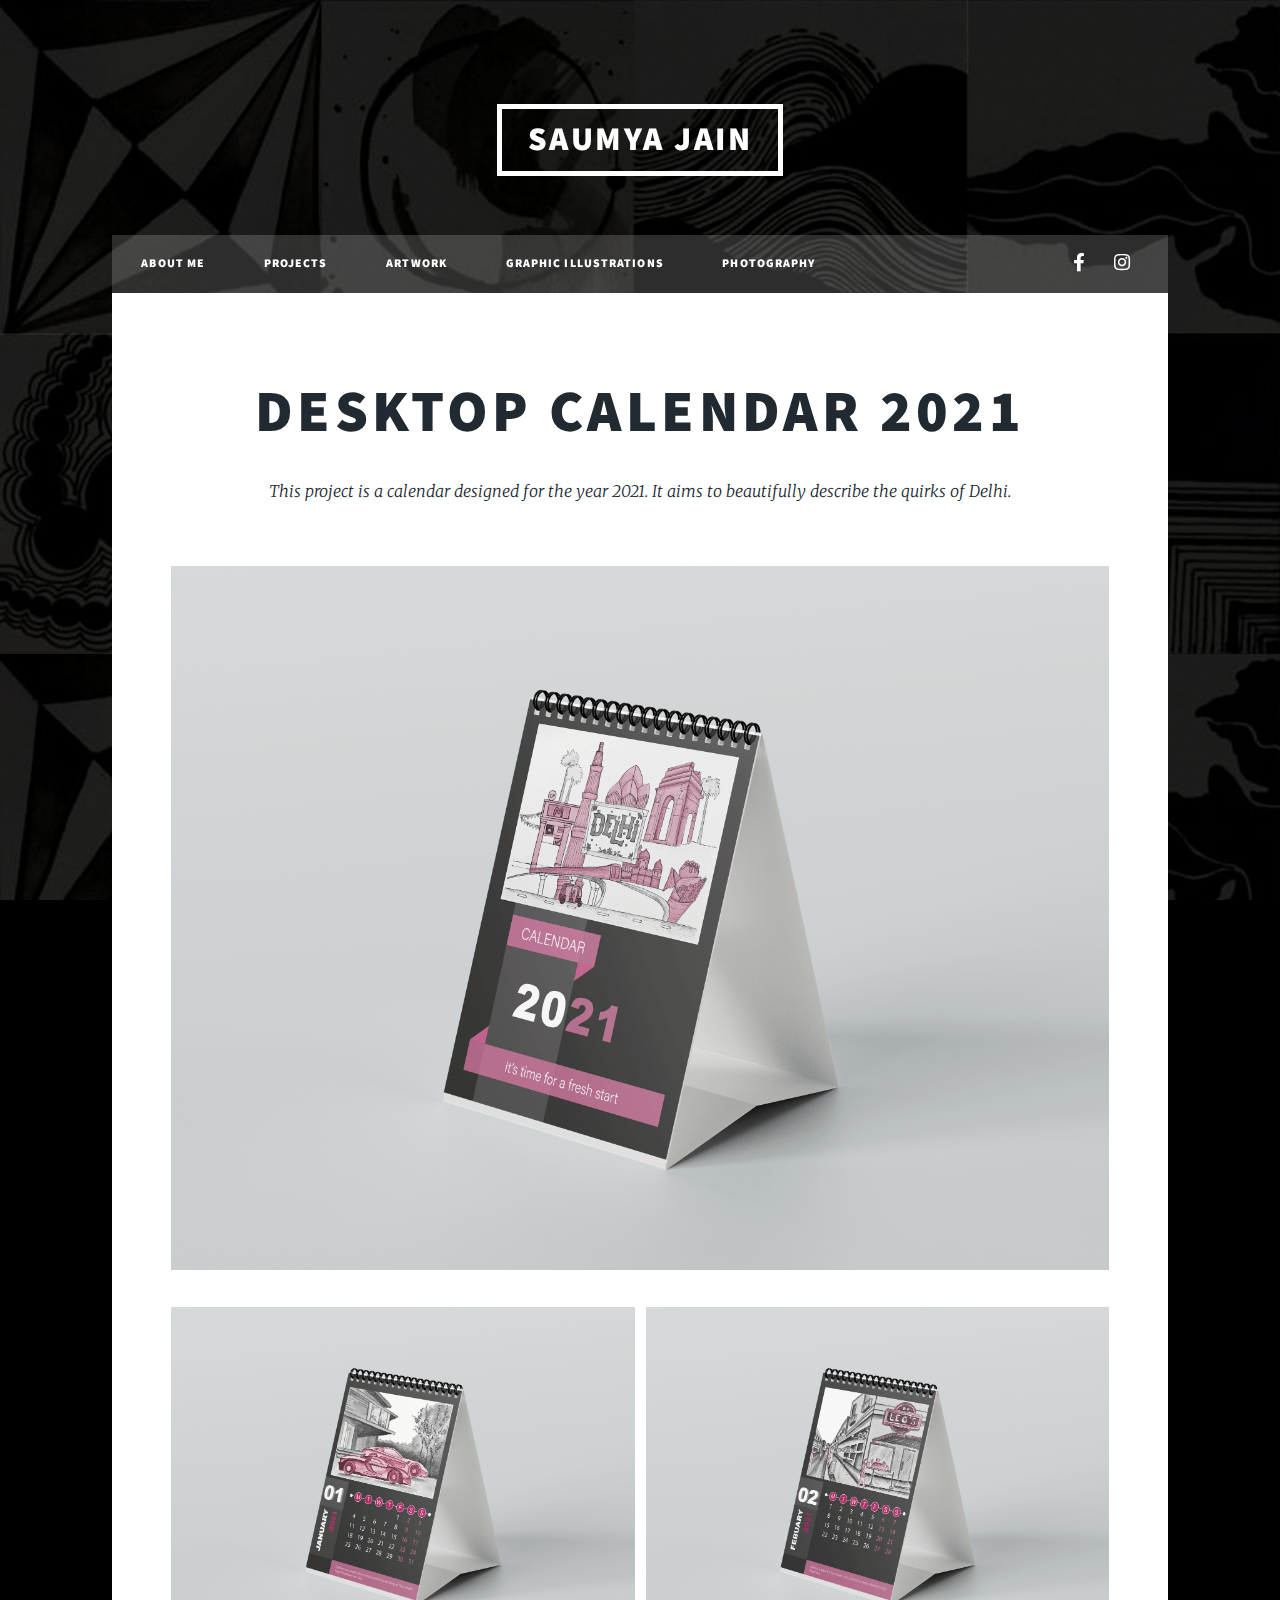
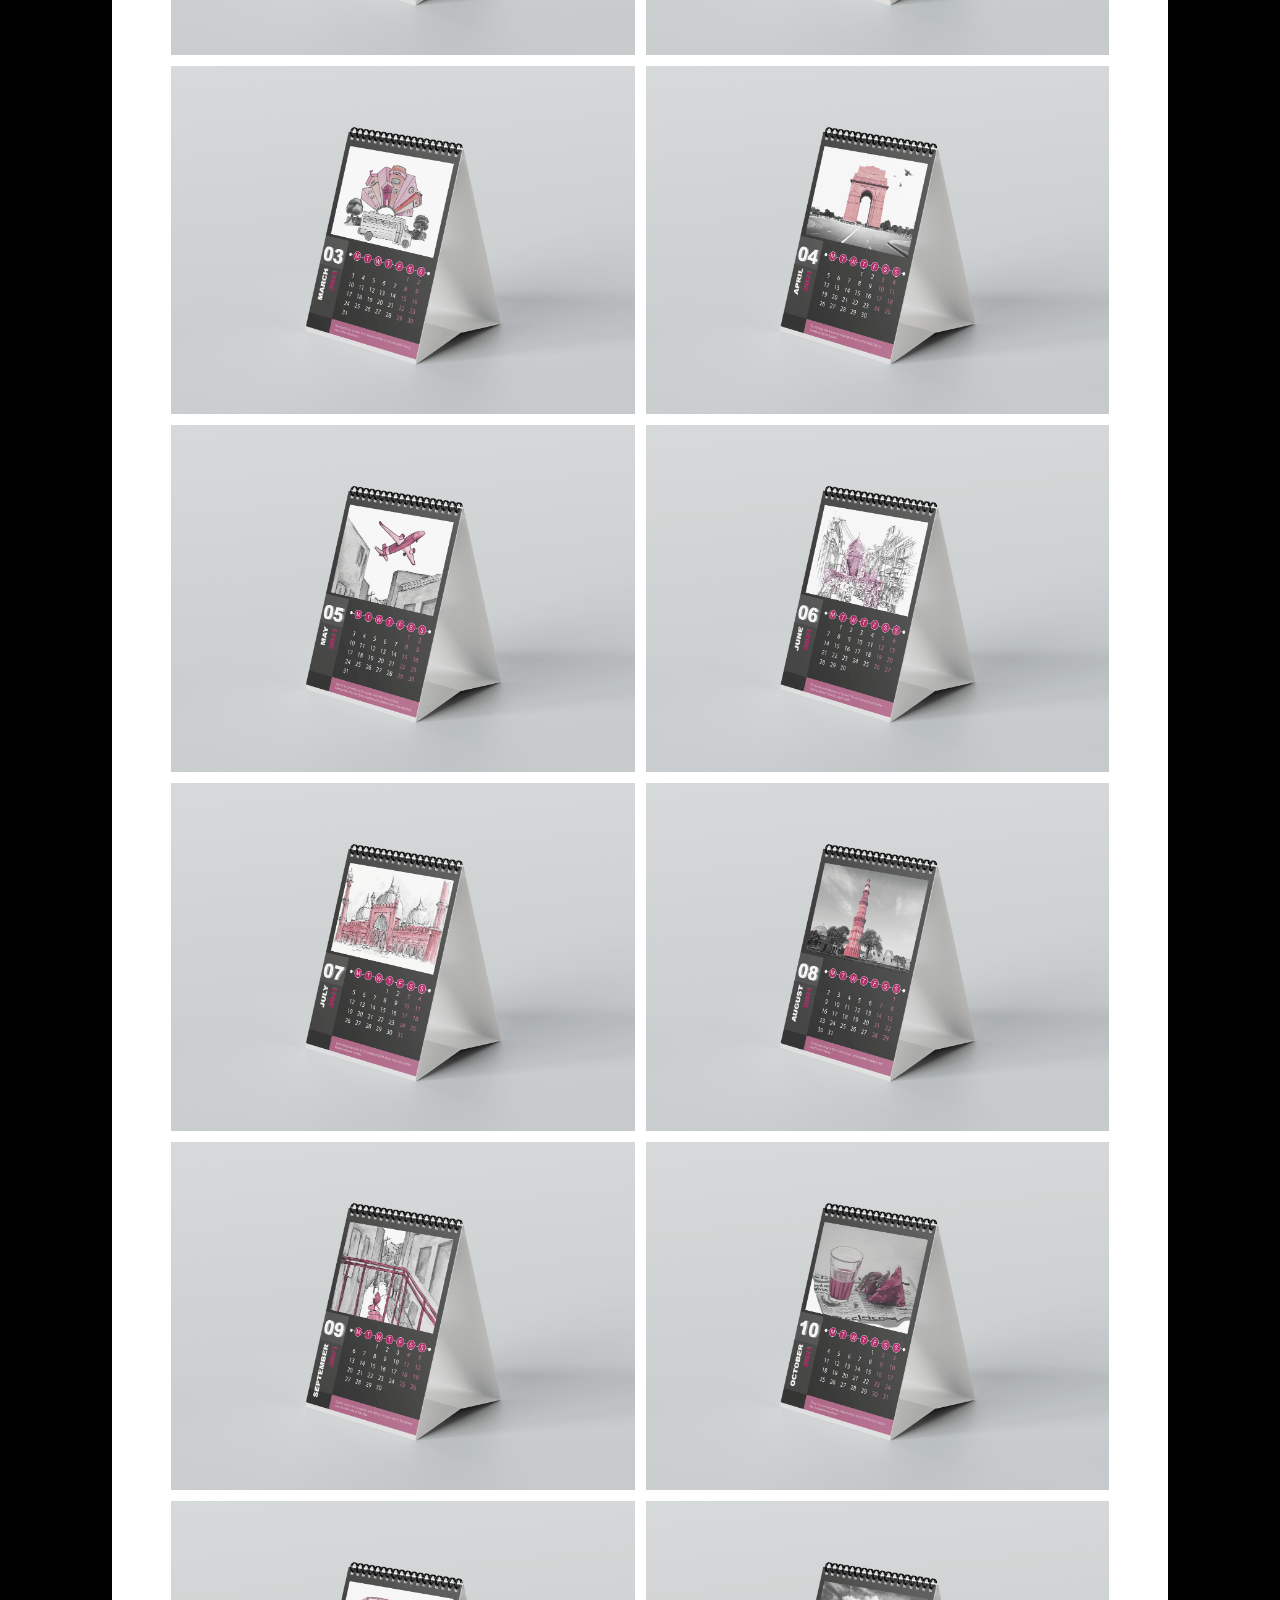
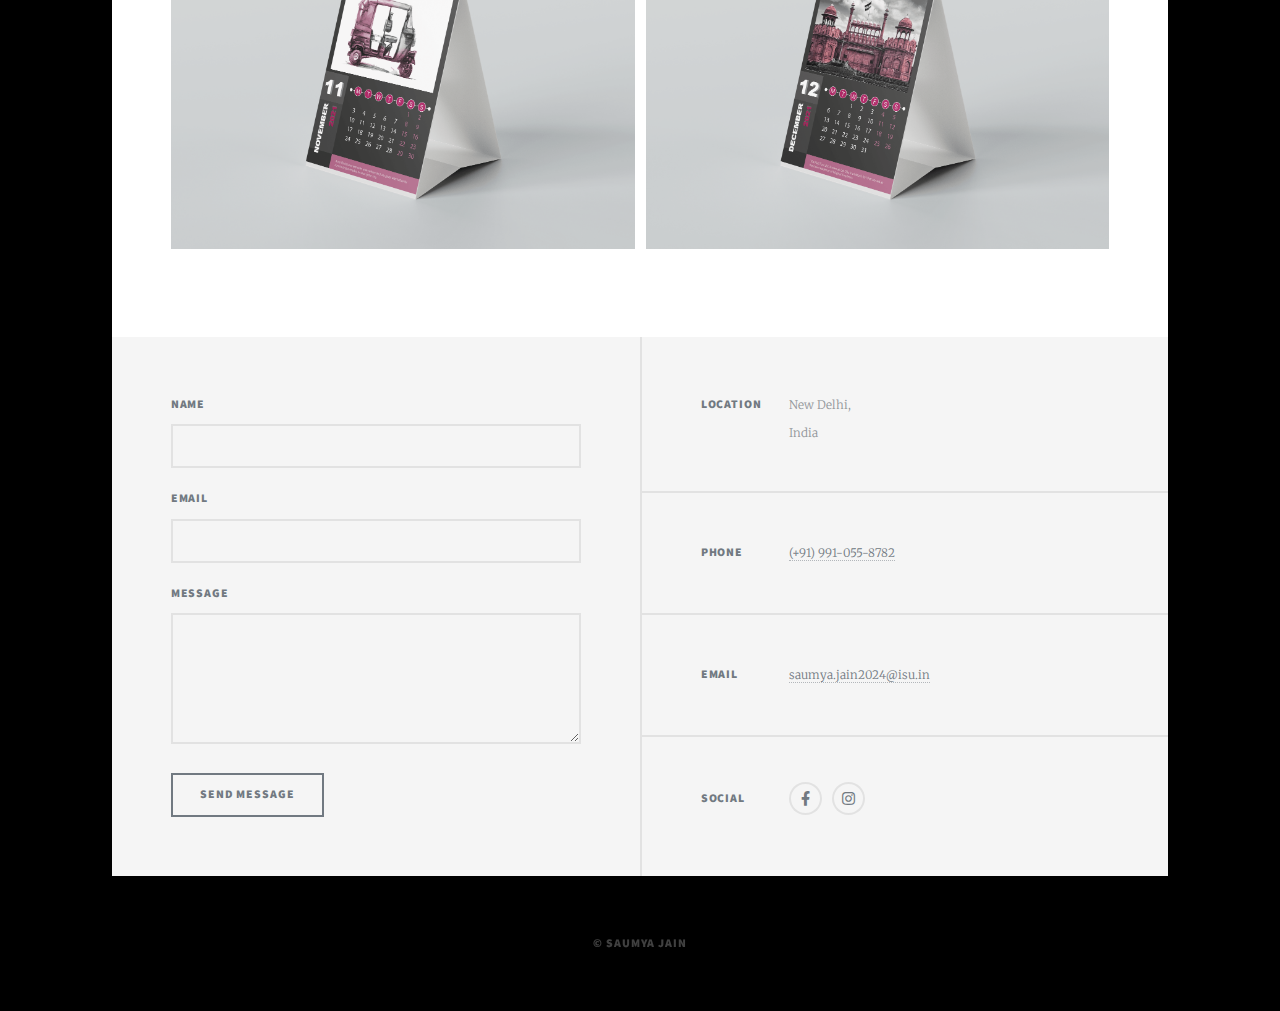
<file: cal2021.html>
<!DOCTYPE HTML>
<html>
	<head>
		<title>Saumya Jain</title>
		<meta charset="utf-8" />
		<meta name="viewport" content="width=device-width, initial-scale=1, user-scalable=no" />
		<link rel="stylesheet" href="assets/css/main.css" />
		<noscript><link rel="stylesheet" href="assets/css/noscript.css" /></noscript>
	</head>
	<body class="is-preload">

		<!-- Wrapper -->
			<div id="wrapper">

				<!-- Header -->
					<header id="header">
						<a href="index.html" class="logo">Saumya Jain</a>
					</header>

				<!-- Nav -->
				<nav id="nav">
					<ul class="links">
						<li><a href="index.html">About Me</a></li>
						<li><a href="projects.html">Projects</a></li>
						<li><a href="artwork.html">Artwork</a></li>
						<li><a href="illustrations.html">Graphic Illustrations</a></li>
						<li><a href="photograph.html">Photography</a></li>
					</ul>
					<ul class="icons">
						<li><a href="https://www.facebook.com/saumya.jain.927" class="icon brands fa-facebook-f"><span class="label">Facebook</span></a></li>
						<li><a href="http://instagram.com/saumyajainart/" class="icon brands fa-instagram"><span class="label">Instagram</span></a></li>
					</ul>
				</nav>

				<!-- Main -->
					<div id="main">

						<!-- Post -->
						<section class="post">
							<header class="major">
								<h1>Desktop Calendar 2021</h1>
								<p>This project is a calendar designed for the year 2021. It aims to beautifully describe the quirks of Delhi.</p>
							</header>

							<span class="image fit"><img src="images/cal2021/CalendarMockup1.png" alt="" /></span>
									<div class="box alt">
										<div class="row gtr-50 gtr-uniform">
											<div class="col-6"><span class="image fit"><img src="images/cal2021/CalendarMockup2.png" alt="" /></span></div>
											<div class="col-6"><span class="image fit"><img src="images/cal2021/CalendarMockup3.png" alt="" /></span></div>
											<div class="col-6"><span class="image fit"><img src="images/cal2021/CalendarMockup4.png" alt="" /></span></div>
											<!-- Break -->
											<div class="col-6"><span class="image fit"><img src="images/cal2021/CalendarMockup5.png" alt="" /></span></div>
											<div class="col-6"><span class="image fit"><img src="images/cal2021/CalendarMockup6.png" alt="" /></span></div>
											<div class="col-6"><span class="image fit"><img src="images/cal2021/CalendarMockup7.png" alt="" /></span></div>
											<!-- Break -->
											<div class="col-6"><span class="image fit"><img src="images/cal2021/CalendarMockup8.png" alt="" /></span></div>
											<div class="col-6"><span class="image fit"><img src="images/cal2021/CalendarMockup9.png" alt="" /></span></div>
											<div class="col-6"><span class="image fit"><img src="images/cal2021/CalendarMockup10.png" alt="" /></span></div>
											<!-- Break -->
											<div class="col-6"><span class="image fit"><img src="images/cal2021/CalendarMockup11.png" alt="" /></span></div>
											<div class="col-6"><span class="image fit"><img src="images/cal2021/CalendarMockup12.png" alt="" /></span></div>
											<div class="col-6"><span class="image fit"><img src="images/cal2021/CalendarMockup13.png" alt="" /></span></div>
										</div>
									</div>
							<!-- <span class="image fit"><img src="images/cal2021/CalendarMockup1.png" alt="" /></span>
							<span class="image main"><img src="images/cal2021/CalendarMockup2.png" alt="" /></span>
							<span class="image main"><img src="images/cal2021/CalendarMockup3.png" alt="" /></span>
							<span class="image main"><img src="images/cal2021/CalendarMockup4.png" alt="" /></span>
							<span class="image main"><img src="images/cal2021/CalendarMockup5.png" alt="" /></span>
							<span class="image main"><img src="images/cal2021/CalendarMockup6.png" alt="" /></span>
							<span class="image main"><img src="images/cal2021/CalendarMockup7.png" alt="" /></span>
							<span class="image main"><img src="images/cal2021/CalendarMockup8.png" alt="" /></span>
							<span class="image main"><img src="images/cal2021/CalendarMockup9.png" alt="" /></span>
							<span class="image main"><img src="images/cal2021/CalendarMockup10.png" alt="" /></span>
							<span class="image main"><img src="images/cal2021/CalendarMockup11.png" alt="" /></span>
							<span class="image main"><img src="images/cal2021/CalendarMockup12.png" alt="" /></span>
							<span class="image main"><img src="images/cal2021/CalendarMockup13.png" alt="" /></span> -->
						</section>
					</div>

				<!-- Footer -->
				<footer id="footer">
					<section>
						<form method="post" action="#">
							<div class="fields">
								<div class="field">
									<label for="name">Name</label>
									<input type="text" name="name" id="name" />
								</div>
								<div class="field">
									<label for="email">Email</label>
									<input type="text" name="email" id="email" />
								</div>
								<div class="field">
									<label for="message">Message</label>
									<textarea name="message" id="message" rows="3"></textarea>
								</div>
							</div>
							<ul class="actions">
								<li><input type="submit" value="Send Message" /></li>
							</ul>
						</form>
					</section>
					<section class="split contact">
						<section class="alt">
							<h3>Location</h3>
							<p>New Delhi,<br />
							India</p>
						</section>
						<section>
							<h3>Phone</h3>
							<p><a href="#">(+91) 991-055-8782</a></p>
						</section>
						<section>
							<h3>Email</h3>
							<p><a href="mailto:saumya.jain2024@isu.in">saumya.jain2024@isu.in</a></p>
						</section>
						<section>
							<h3>Social</h3>
							<ul class="icons alt">
								<li><a href="" class="icon brands alt fa-facebook-f"><span class="label">Facebook</span></a></li>
								<li><a href="#" class="icon brands alt fa-instagram"><span class="label">Instagram</span></a></li>
							</ul>
						</section>
					</section>
				</footer>

				<!-- Copyright -->
				<div id="copyright">
					<ul><li>&copy; Saumya Jain</li></ul>
				</div>

			</div>

		<!-- Scripts -->
			<script src="assets/js/jquery.min.js"></script>
			<script src="assets/js/jquery.scrollex.min.js"></script>
			<script src="assets/js/jquery.scrolly.min.js"></script>
			<script src="assets/js/browser.min.js"></script>
			<script src="assets/js/breakpoints.min.js"></script>
			<script src="assets/js/util.js"></script>
			<script src="assets/js/main.js"></script>

	</body>
</html>
</file>
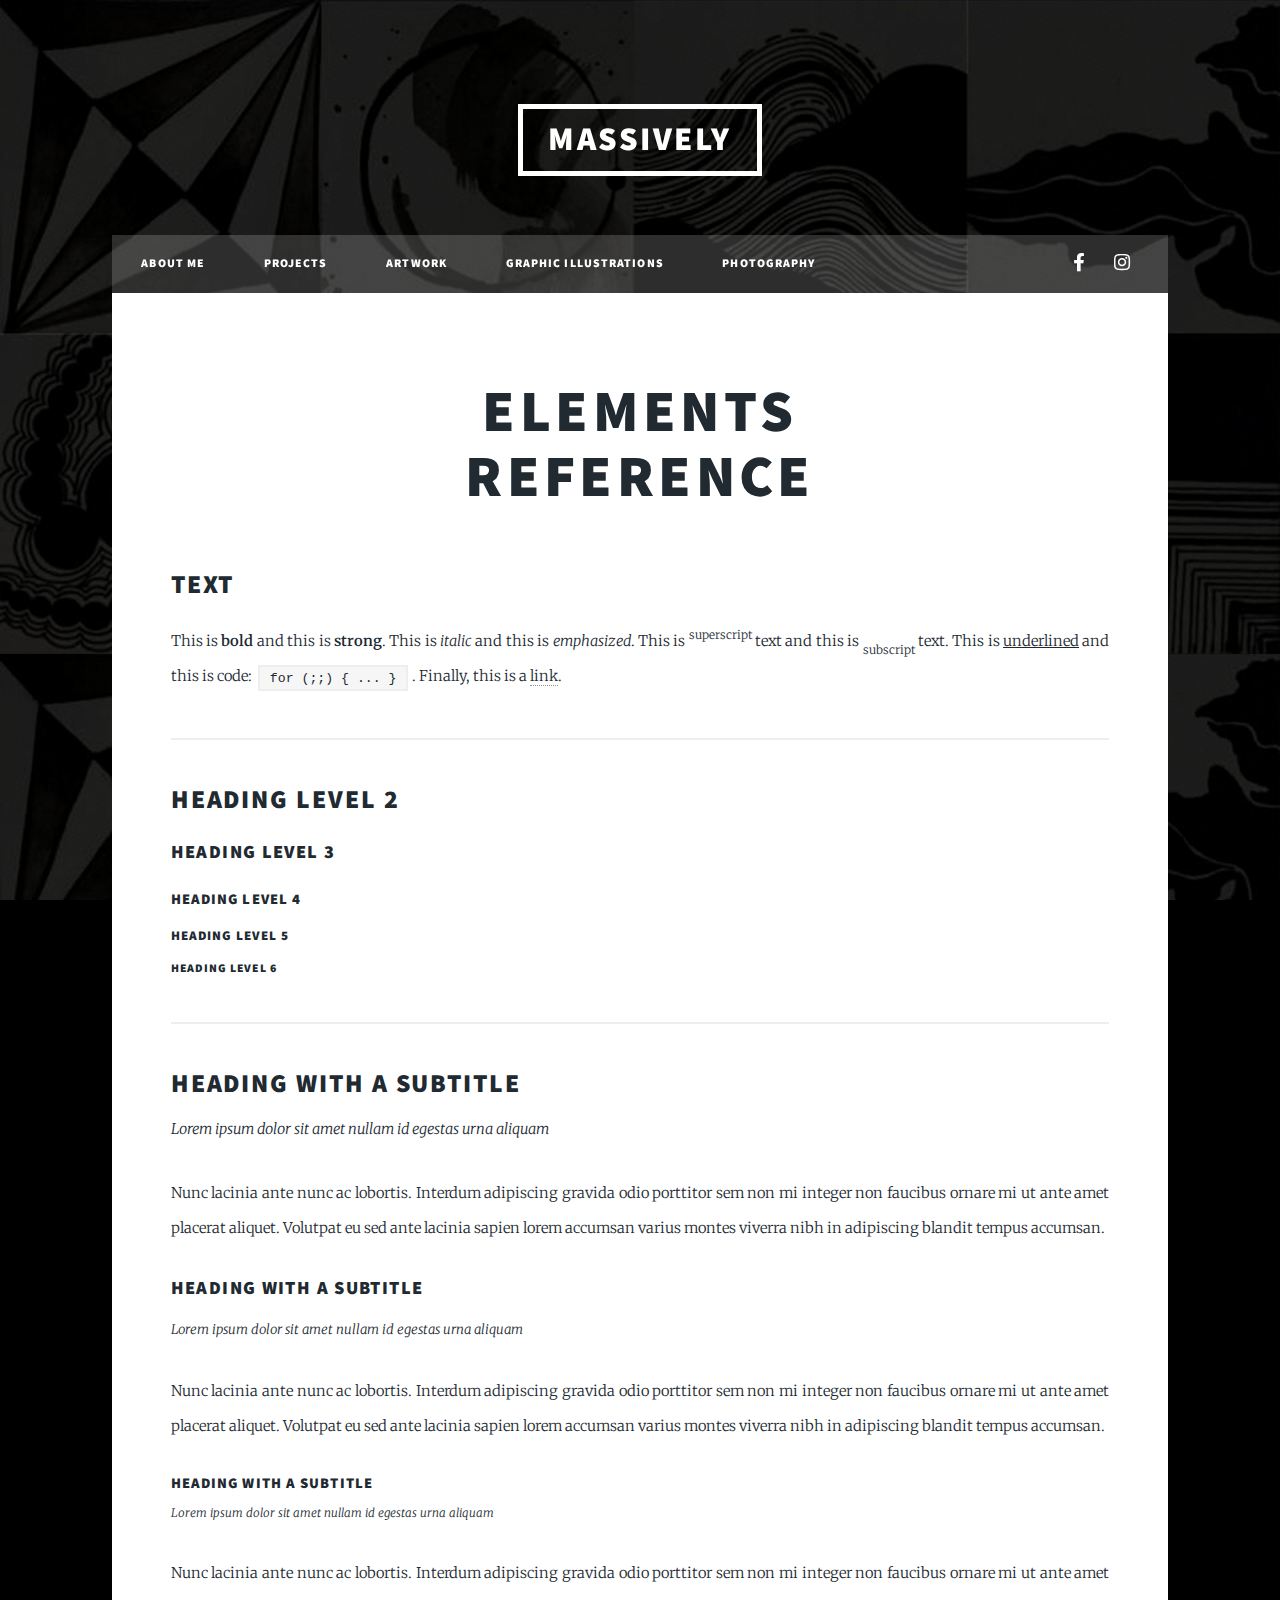
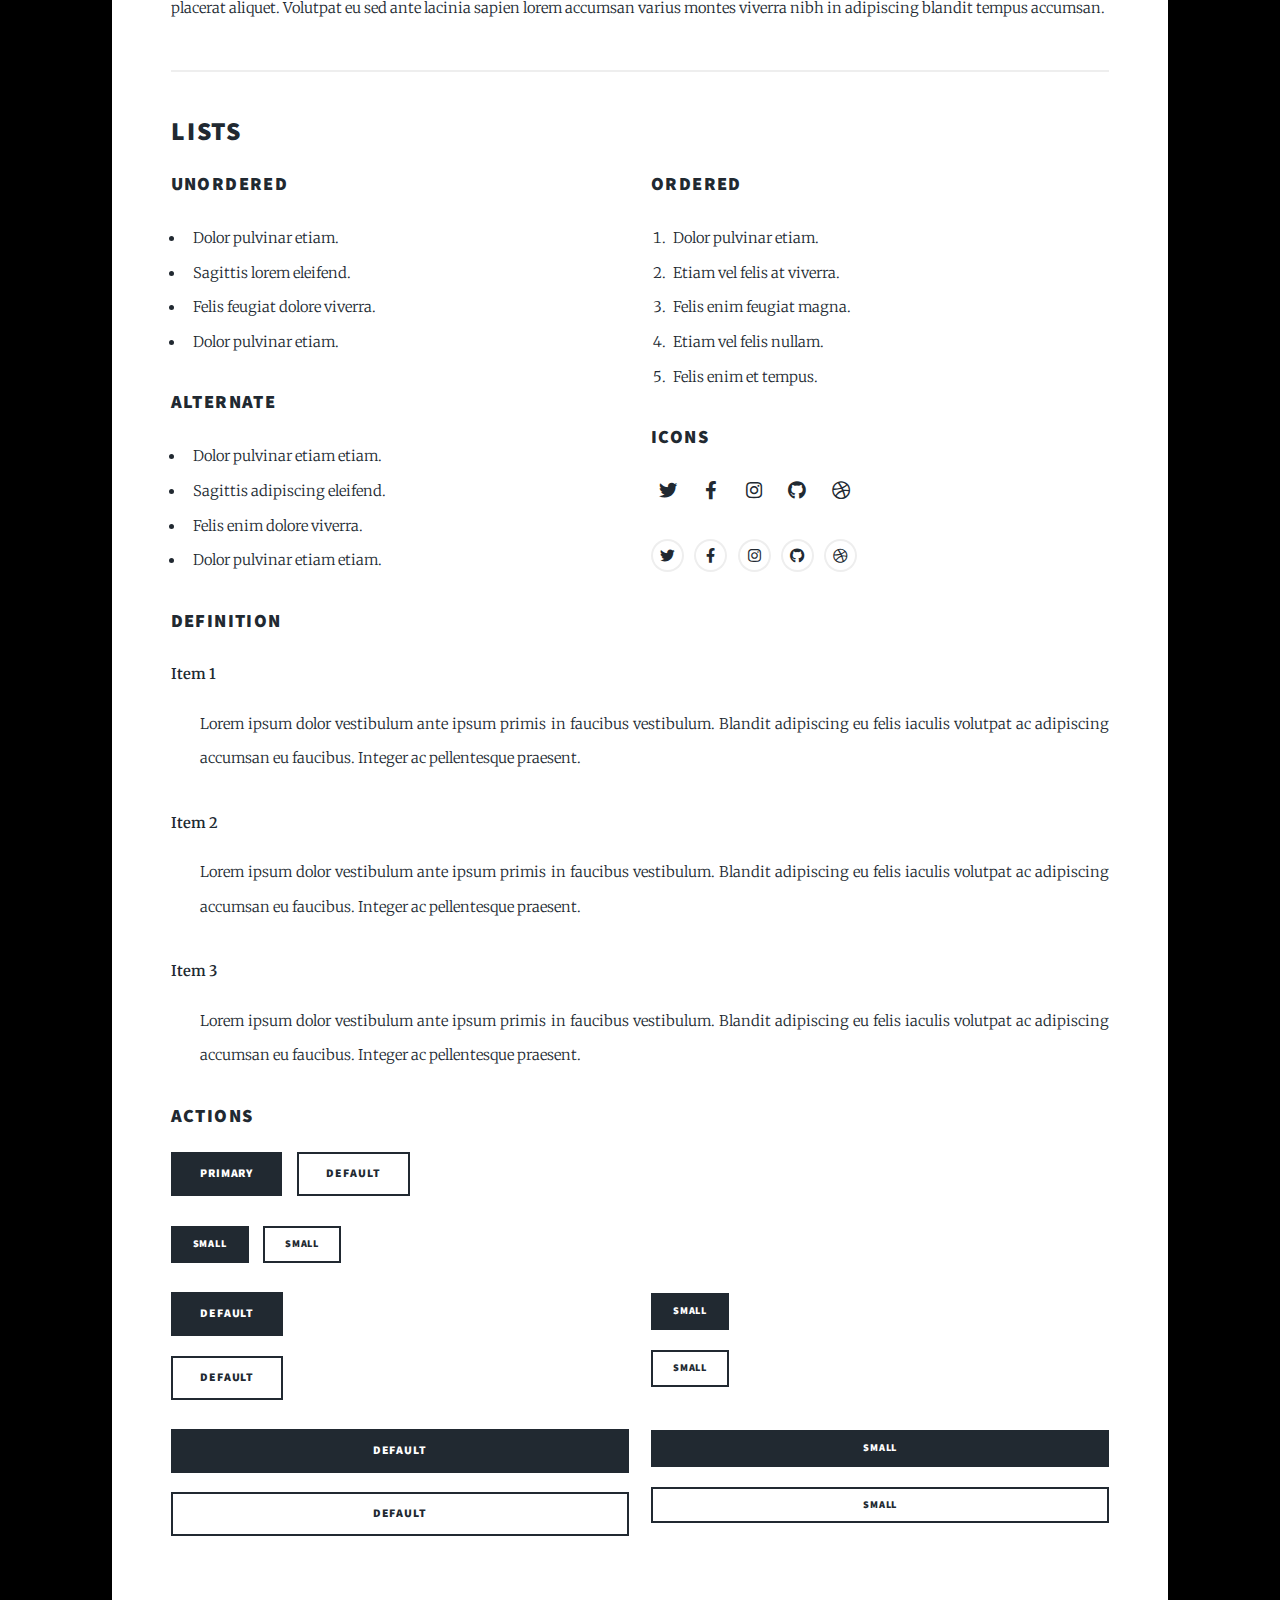
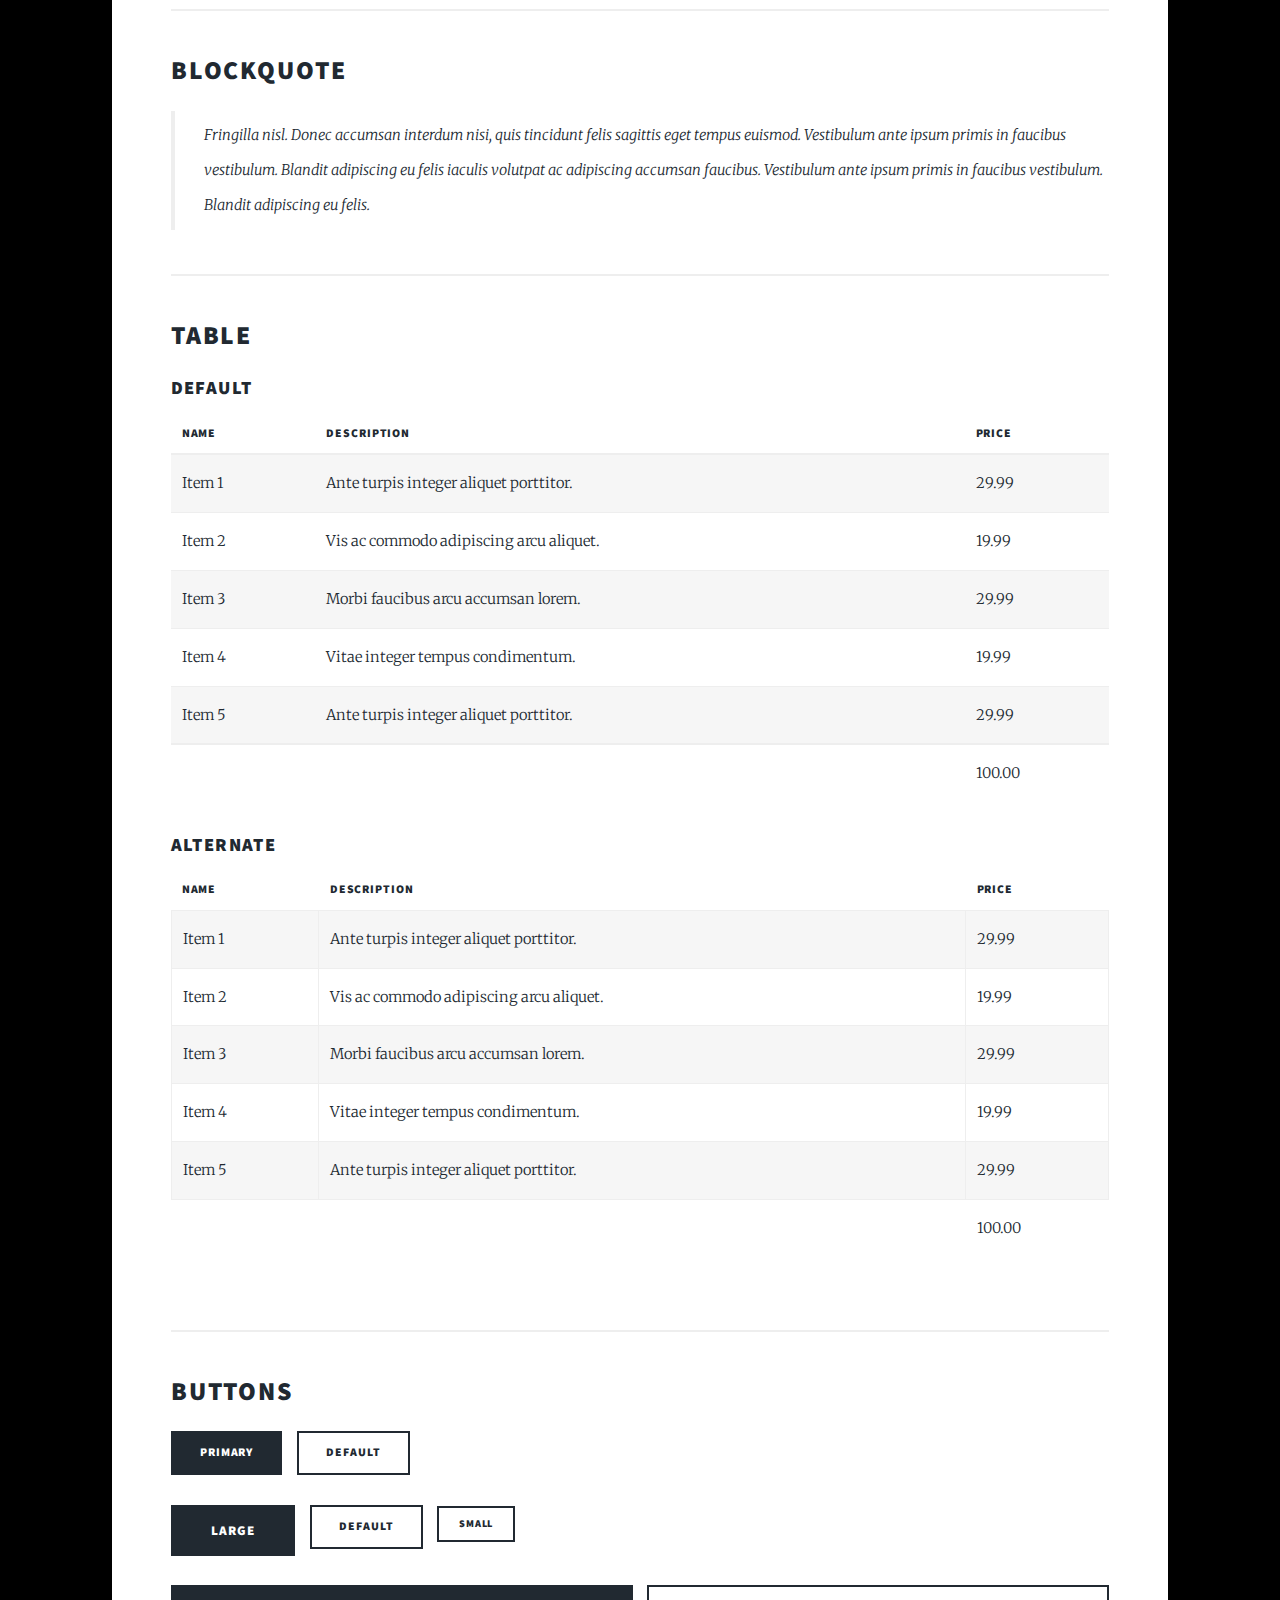
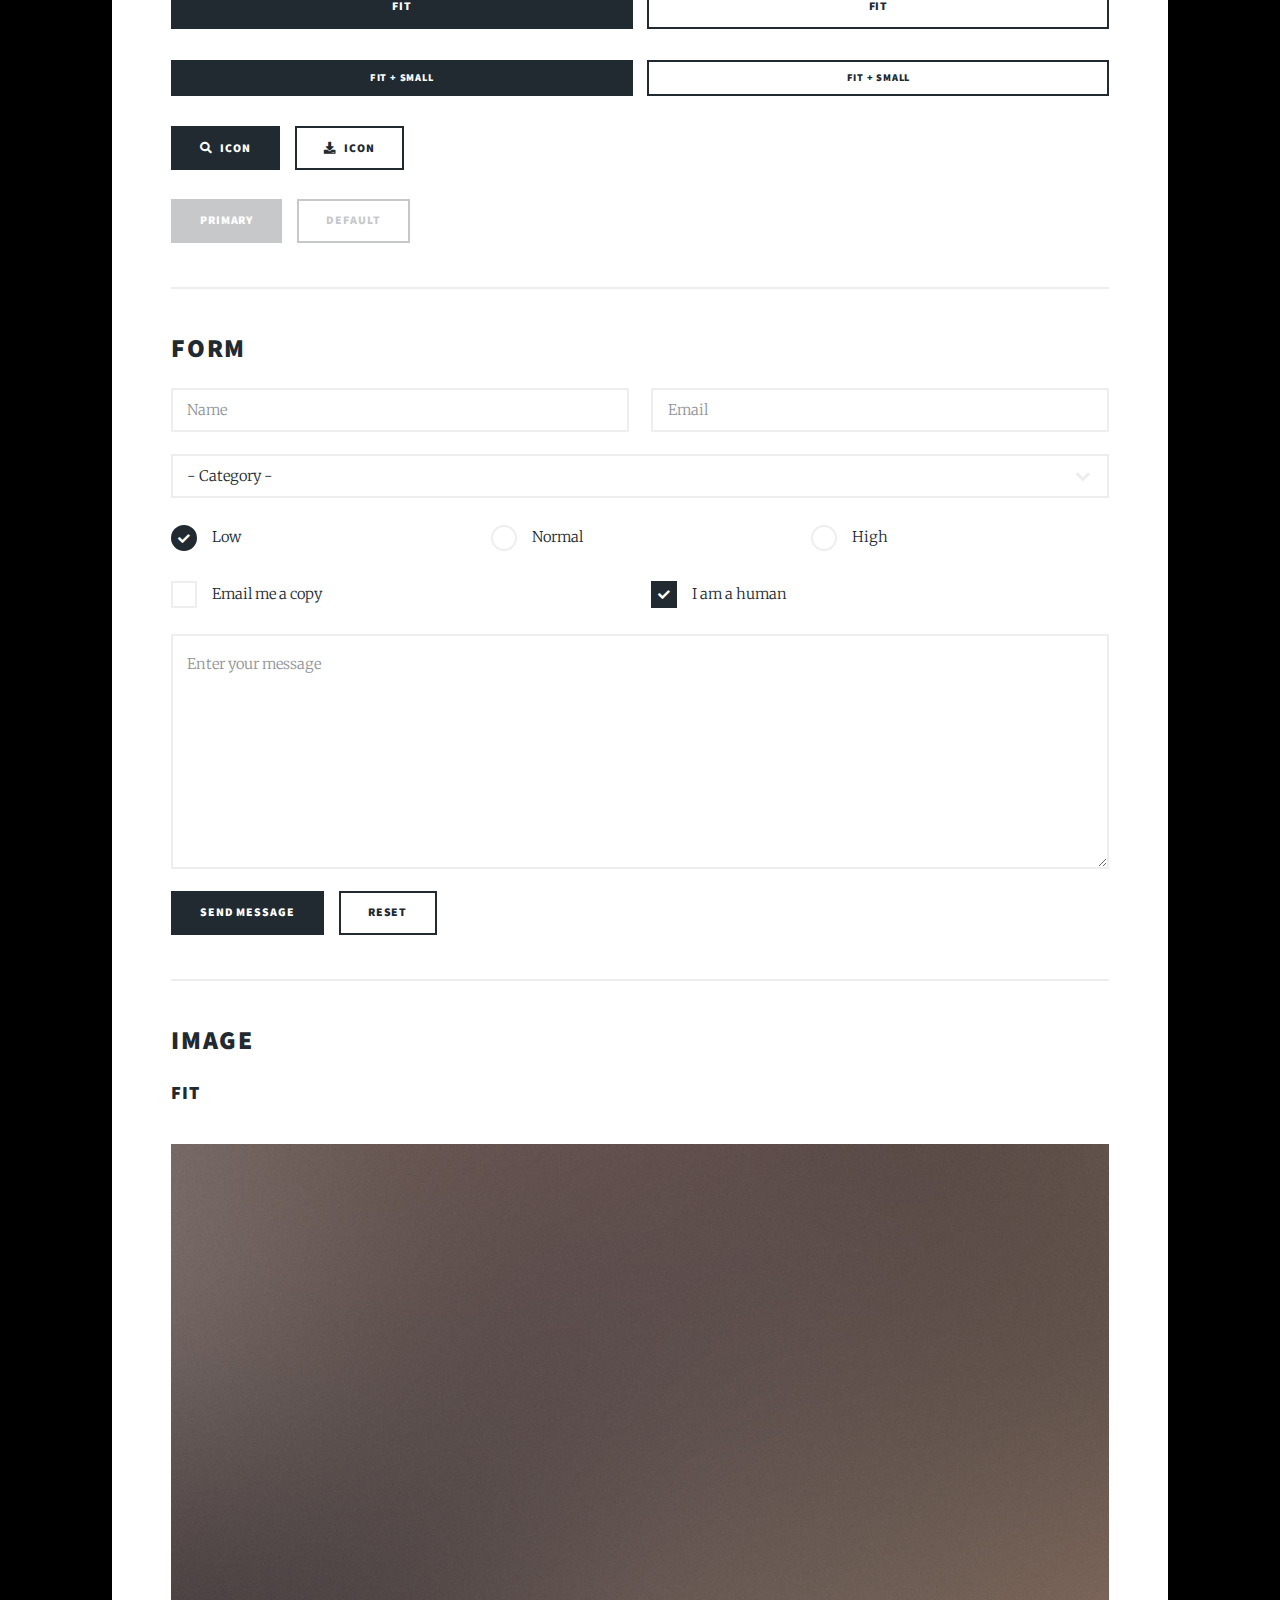
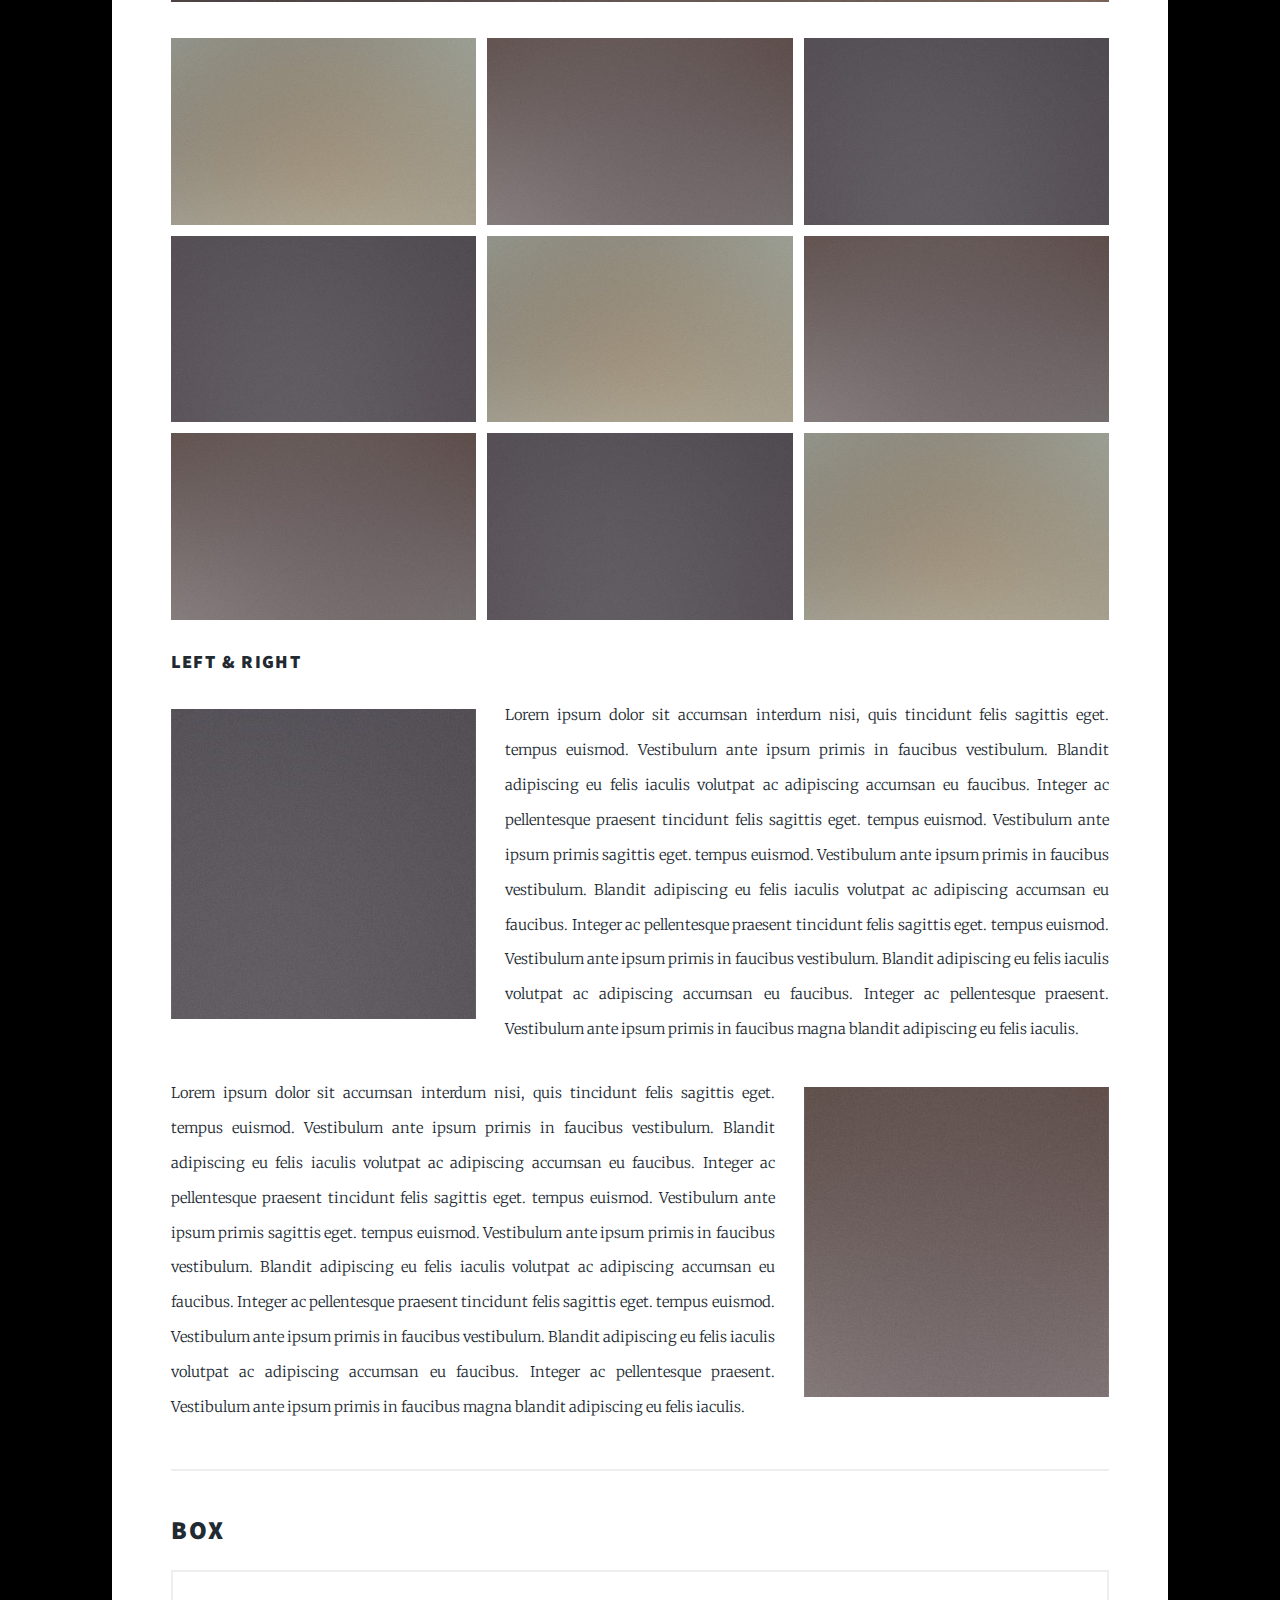
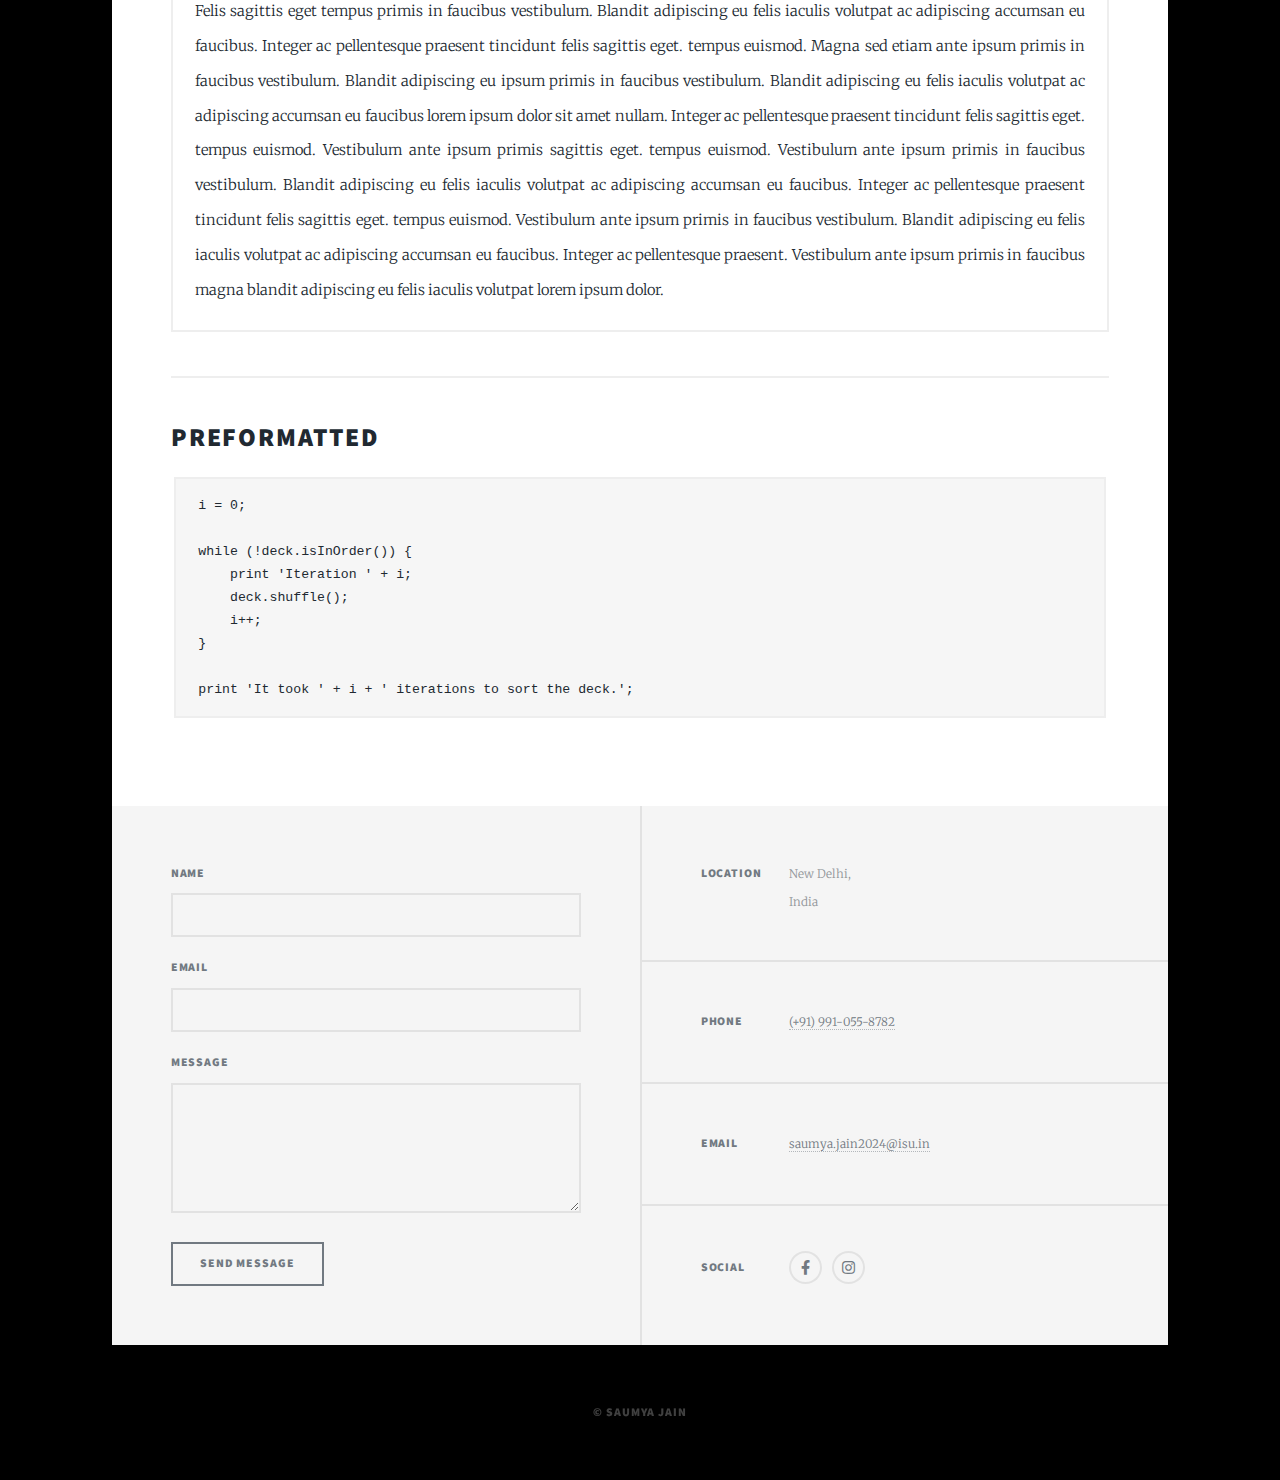
<file: elements.html>
<!DOCTYPE HTML>
<!--
	Massively by HTML5 UP
	html5up.net | @ajlkn
	Free for personal and commercial use under the CCA 3.0 license (html5up.net/license)
-->
<html>
	<head>
		<title>Elements Reference - Massively by HTML5 UP</title>
		<meta charset="utf-8" />
		<meta name="viewport" content="width=device-width, initial-scale=1, user-scalable=no" />
		<link rel="stylesheet" href="assets/css/main.css" />
		<noscript><link rel="stylesheet" href="assets/css/noscript.css" /></noscript>
	</head>
	<body class="is-preload">

		<!-- Wrapper -->
			<div id="wrapper">

				<!-- Header -->
					<header id="header">
						<a href="index.html" class="logo">Massively</a>
					</header>

				<!-- Nav -->
				<nav id="nav">
					<ul class="links">
						<li><a href="index.html">About Me</a></li>
						<li><a href="projects.html">Projects</a></li>
						<li><a href="artwork.html">Artwork</a></li>
						<li><a href="illustrations.html">Graphic Illustrations</a></li>
						<li><a href="photograph.html">Photography</a></li>
					</ul>
					<ul class="icons">
						<li><a href="https://www.facebook.com/saumya.jain.927" class="icon brands fa-facebook-f"><span class="label">Facebook</span></a></li>
						<li><a href="http://instagram.com/saumyajainart/" class="icon brands fa-instagram"><span class="label">Instagram</span></a></li>
					</ul>
				</nav>

				<!-- Main -->
					<div id="main">

						<!-- Post -->
							<section class="post">
								<header class="major">
									<h1>Elements<br />
									Reference</h1>
								</header>

								<!-- Text stuff -->
									<h2>Text</h2>
									<p>This is <b>bold</b> and this is <strong>strong</strong>. This is <i>italic</i> and this is <em>emphasized</em>.
									This is <sup>superscript</sup> text and this is <sub>subscript</sub> text.
									This is <u>underlined</u> and this is code: <code>for (;;) { ... }</code>.
									Finally, this is a <a href="#">link</a>.</p>
									<hr />
									<h2>Heading Level 2</h2>
									<h3>Heading Level 3</h3>
									<h4>Heading Level 4</h4>
									<h5>Heading Level 5</h5>
									<h6>Heading Level 6</h6>
									<hr />
									<header>
										<h2>Heading with a Subtitle</h2>
										<p>Lorem ipsum dolor sit amet nullam id egestas urna aliquam</p>
									</header>
									<p>Nunc lacinia ante nunc ac lobortis. Interdum adipiscing gravida odio porttitor sem non mi integer non faucibus ornare mi ut ante amet placerat aliquet. Volutpat eu sed ante lacinia sapien lorem accumsan varius montes viverra nibh in adipiscing blandit tempus accumsan.</p>
									<header>
										<h3>Heading with a Subtitle</h3>
										<p>Lorem ipsum dolor sit amet nullam id egestas urna aliquam</p>
									</header>
									<p>Nunc lacinia ante nunc ac lobortis. Interdum adipiscing gravida odio porttitor sem non mi integer non faucibus ornare mi ut ante amet placerat aliquet. Volutpat eu sed ante lacinia sapien lorem accumsan varius montes viverra nibh in adipiscing blandit tempus accumsan.</p>
									<header>
										<h4>Heading with a Subtitle</h4>
										<p>Lorem ipsum dolor sit amet nullam id egestas urna aliquam</p>
									</header>
									<p>Nunc lacinia ante nunc ac lobortis. Interdum adipiscing gravida odio porttitor sem non mi integer non faucibus ornare mi ut ante amet placerat aliquet. Volutpat eu sed ante lacinia sapien lorem accumsan varius montes viverra nibh in adipiscing blandit tempus accumsan.</p>

									<hr />

								<!-- Lists -->
									<h2>Lists</h2>
									<div class="row">
										<div class="col-6 col-12-small">

											<h3>Unordered</h3>
											<ul>
												<li>Dolor pulvinar etiam.</li>
												<li>Sagittis lorem eleifend.</li>
												<li>Felis feugiat dolore viverra.</li>
												<li>Dolor pulvinar etiam.</li>
											</ul>

											<h3>Alternate</h3>
											<ul class="alt">
												<li>Dolor pulvinar etiam etiam.</li>
												<li>Sagittis adipiscing eleifend.</li>
												<li>Felis enim dolore viverra.</li>
												<li>Dolor pulvinar etiam etiam.</li>
											</ul>

										</div>
										<div class="col-6 col-12-small">

											<h3>Ordered</h3>
											<ol>
												<li>Dolor pulvinar etiam.</li>
												<li>Etiam vel felis at viverra.</li>
												<li>Felis enim feugiat magna.</li>
												<li>Etiam vel felis nullam.</li>
												<li>Felis enim et tempus.</li>
											</ol>

											<h3>Icons</h3>
											<ul class="icons">
												<li><a href="#" class="icon brands fa-twitter"><span class="label">Twitter</span></a></li>
												<li><a href="#" class="icon brands fa-facebook-f"><span class="label">Facebook</span></a></li>
												<li><a href="#" class="icon brands fa-instagram"><span class="label">Instagram</span></a></li>
												<li><a href="#" class="icon brands fa-github"><span class="label">Github</span></a></li>
												<li><a href="#" class="icon brands fa-dribbble"><span class="label">Dribbble</span></a></li>
											</ul>
											<ul class="icons alt">
												<li><a href="#" class="icon brands alt fa-twitter"><span class="label">Twitter</span></a></li>
												<li><a href="#" class="icon brands alt fa-facebook-f"><span class="label">Facebook</span></a></li>
												<li><a href="#" class="icon brands alt fa-instagram"><span class="label">Instagram</span></a></li>
												<li><a href="#" class="icon brands alt fa-github"><span class="label">Github</span></a></li>
												<li><a href="#" class="icon brands alt fa-dribbble"><span class="label">Dribbble</span></a></li>
											</ul>

										</div>
									</div>
									<h3>Definition</h3>
									<dl>
										<dt>Item 1</dt>
										<dd>
											<p>Lorem ipsum dolor vestibulum ante ipsum primis in faucibus vestibulum. Blandit adipiscing eu felis iaculis volutpat ac adipiscing accumsan eu faucibus. Integer ac pellentesque praesent.</p>
										</dd>
										<dt>Item 2</dt>
										<dd>
											<p>Lorem ipsum dolor vestibulum ante ipsum primis in faucibus vestibulum. Blandit adipiscing eu felis iaculis volutpat ac adipiscing accumsan eu faucibus. Integer ac pellentesque praesent.</p>
										</dd>
										<dt>Item 3</dt>
										<dd>
											<p>Lorem ipsum dolor vestibulum ante ipsum primis in faucibus vestibulum. Blandit adipiscing eu felis iaculis volutpat ac adipiscing accumsan eu faucibus. Integer ac pellentesque praesent.</p>
										</dd>
									</dl>

									<h3>Actions</h3>
									<ul class="actions">
										<li><a href="#" class="button primary">Primary</a></li>
										<li><a href="#" class="button">Default</a></li>
									</ul>
									<ul class="actions small">
										<li><a href="#" class="button primary small">Small</a></li>
										<li><a href="#" class="button small">Small</a></li>
									</ul>
									<div class="row">
										<div class="col-6 col-12-small">
											<ul class="actions stacked">
												<li><a href="#" class="button primary">Default</a></li>
												<li><a href="#" class="button">Default</a></li>
											</ul>
										</div>
										<div class="col-6 col-12-small">
											<ul class="actions stacked">
												<li><a href="#" class="button primary small">Small</a></li>
												<li><a href="#" class="button small">Small</a></li>
											</ul>
										</div>
									</div>
									<div class="row">
										<div class="col-6 col-12-small">
											<ul class="actions stacked">
												<li><a href="#" class="button primary fit">Default</a></li>
												<li><a href="#" class="button fit">Default</a></li>
											</ul>
										</div>
										<div class="col-6 col-12-small">
											<ul class="actions stacked">
												<li><a href="#" class="button primary small fit">Small</a></li>
												<li><a href="#" class="button small fit">Small</a></li>
											</ul>
										</div>
									</div>

									<hr />

								<!-- Blockquote -->
									<h2>Blockquote</h2>
									<blockquote>Fringilla nisl. Donec accumsan interdum nisi, quis tincidunt felis sagittis eget tempus euismod. Vestibulum ante ipsum primis in faucibus vestibulum. Blandit adipiscing eu felis iaculis volutpat ac adipiscing accumsan faucibus. Vestibulum ante ipsum primis in faucibus vestibulum. Blandit adipiscing eu felis.</blockquote>

									<hr />

								<!-- Table -->
									<h2>Table</h2>

									<h3>Default</h3>
									<div class="table-wrapper">
										<table>
											<thead>
												<tr>
													<th>Name</th>
													<th>Description</th>
													<th>Price</th>
												</tr>
											</thead>
											<tbody>
												<tr>
													<td>Item 1</td>
													<td>Ante turpis integer aliquet porttitor.</td>
													<td>29.99</td>
												</tr>
												<tr>
													<td>Item 2</td>
													<td>Vis ac commodo adipiscing arcu aliquet.</td>
													<td>19.99</td>
												</tr>
												<tr>
													<td>Item 3</td>
													<td> Morbi faucibus arcu accumsan lorem.</td>
													<td>29.99</td>
												</tr>
												<tr>
													<td>Item 4</td>
													<td>Vitae integer tempus condimentum.</td>
													<td>19.99</td>
												</tr>
												<tr>
													<td>Item 5</td>
													<td>Ante turpis integer aliquet porttitor.</td>
													<td>29.99</td>
												</tr>
											</tbody>
											<tfoot>
												<tr>
													<td colspan="2"></td>
													<td>100.00</td>
												</tr>
											</tfoot>
										</table>
									</div>

									<h3>Alternate</h3>
									<div class="table-wrapper">
										<table class="alt">
											<thead>
												<tr>
													<th>Name</th>
													<th>Description</th>
													<th>Price</th>
												</tr>
											</thead>
											<tbody>
												<tr>
													<td>Item 1</td>
													<td>Ante turpis integer aliquet porttitor.</td>
													<td>29.99</td>
												</tr>
												<tr>
													<td>Item 2</td>
													<td>Vis ac commodo adipiscing arcu aliquet.</td>
													<td>19.99</td>
												</tr>
												<tr>
													<td>Item 3</td>
													<td> Morbi faucibus arcu accumsan lorem.</td>
													<td>29.99</td>
												</tr>
												<tr>
													<td>Item 4</td>
													<td>Vitae integer tempus condimentum.</td>
													<td>19.99</td>
												</tr>
												<tr>
													<td>Item 5</td>
													<td>Ante turpis integer aliquet porttitor.</td>
													<td>29.99</td>
												</tr>
											</tbody>
											<tfoot>
												<tr>
													<td colspan="2"></td>
													<td>100.00</td>
												</tr>
											</tfoot>
										</table>
									</div>

									<hr />

								<!-- Buttons -->
									<h2>Buttons</h2>
									<ul class="actions">
										<li><a href="#" class="button primary">Primary</a></li>
										<li><a href="#" class="button">Default</a></li>
									</ul>
									<ul class="actions">
										<li><a href="#" class="button primary large">Large</a></li>
										<li><a href="#" class="button">Default</a></li>
										<li><a href="#" class="button small">Small</a></li>
									</ul>
									<ul class="actions fit">
										<li><a href="#" class="button primary fit">Fit</a></li>
										<li><a href="#" class="button fit">Fit</a></li>
									</ul>
									<ul class="actions fit small">
										<li><a href="#" class="button primary fit small">Fit + Small</a></li>
										<li><a href="#" class="button fit small">Fit + Small</a></li>
									</ul>
									<ul class="actions">
										<li><a href="#" class="button primary icon solid fa-search">Icon</a></li>
										<li><a href="#" class="button icon solid fa-download">Icon</a></li>
									</ul>
									<ul class="actions">
										<li><span class="button primary disabled">Primary</span></li>
										<li><span class="button disabled">Default</span></li>
									</ul>

									<hr />

								<!-- Form -->
									<h2>Form</h2>

									<form method="post" action="#">
										<div class="row gtr-uniform">
											<div class="col-6 col-12-xsmall">
												<input type="text" name="demo-name" id="demo-name" value="" placeholder="Name" />
											</div>
											<div class="col-6 col-12-xsmall">
												<input type="email" name="demo-email" id="demo-email" value="" placeholder="Email" />
											</div>
											<!-- Break -->
											<div class="col-12">
												<select name="demo-category" id="demo-category">
													<option value="">- Category -</option>
													<option value="1">Manufacturing</option>
													<option value="1">Shipping</option>
													<option value="1">Administration</option>
													<option value="1">Human Resources</option>
												</select>
											</div>
											<!-- Break -->
											<div class="col-4 col-12-small">
												<input type="radio" id="demo-priority-low" name="demo-priority" checked>
												<label for="demo-priority-low">Low</label>
											</div>
											<div class="col-4 col-12-small">
												<input type="radio" id="demo-priority-normal" name="demo-priority">
												<label for="demo-priority-normal">Normal</label>
											</div>
											<div class="col-4 col-12-small">
												<input type="radio" id="demo-priority-high" name="demo-priority">
												<label for="demo-priority-high">High</label>
											</div>
											<!-- Break -->
											<div class="col-6 col-12-small">
												<input type="checkbox" id="demo-copy" name="demo-copy">
												<label for="demo-copy">Email me a copy</label>
											</div>
											<div class="col-6 col-12-small">
												<input type="checkbox" id="demo-human" name="demo-human" checked>
												<label for="demo-human">I am a human</label>
											</div>
											<!-- Break -->
											<div class="col-12">
												<textarea name="demo-message" id="demo-message" placeholder="Enter your message" rows="6"></textarea>
											</div>
											<!-- Break -->
											<div class="col-12">
												<ul class="actions">
													<li><input type="submit" value="Send Message" class="primary" /></li>
													<li><input type="reset" value="Reset" /></li>
												</ul>
											</div>
										</div>
									</form>

									<hr />

								<!-- Image -->
									<h2>Image</h2>

									<h3>Fit</h3>
									<span class="image fit"><img src="images/pic01.jpg" alt="" /></span>
									<div class="box alt">
										<div class="row gtr-50 gtr-uniform">
											<div class="col-4"><span class="image fit"><img src="images/pic02.jpg" alt="" /></span></div>
											<div class="col-4"><span class="image fit"><img src="images/pic03.jpg" alt="" /></span></div>
											<div class="col-4"><span class="image fit"><img src="images/pic04.jpg" alt="" /></span></div>
											<!-- Break -->
											<div class="col-4"><span class="image fit"><img src="images/pic04.jpg" alt="" /></span></div>
											<div class="col-4"><span class="image fit"><img src="images/pic02.jpg" alt="" /></span></div>
											<div class="col-4"><span class="image fit"><img src="images/pic03.jpg" alt="" /></span></div>
											<!-- Break -->
											<div class="col-4"><span class="image fit"><img src="images/pic03.jpg" alt="" /></span></div>
											<div class="col-4"><span class="image fit"><img src="images/pic04.jpg" alt="" /></span></div>
											<div class="col-4"><span class="image fit"><img src="images/pic02.jpg" alt="" /></span></div>
										</div>
									</div>

									<h3>Left &amp; Right</h3>
									<p><span class="image left"><img src="images/pic08.jpg" alt="" /></span>Lorem ipsum dolor sit accumsan interdum nisi, quis tincidunt felis sagittis eget. tempus euismod. Vestibulum ante ipsum primis in faucibus vestibulum. Blandit adipiscing eu felis iaculis volutpat ac adipiscing accumsan eu faucibus. Integer ac pellentesque praesent tincidunt felis sagittis eget. tempus euismod. Vestibulum ante ipsum primis sagittis eget. tempus euismod. Vestibulum ante ipsum primis in faucibus vestibulum. Blandit adipiscing eu felis iaculis volutpat ac adipiscing accumsan eu faucibus. Integer ac pellentesque praesent tincidunt felis sagittis eget. tempus euismod. Vestibulum ante ipsum primis in faucibus vestibulum. Blandit adipiscing eu felis iaculis volutpat ac adipiscing accumsan eu faucibus. Integer ac pellentesque praesent. Vestibulum ante ipsum primis in faucibus magna blandit adipiscing eu felis iaculis.</p>
									<p><span class="image right"><img src="images/pic09.jpg" alt="" /></span>Lorem ipsum dolor sit accumsan interdum nisi, quis tincidunt felis sagittis eget. tempus euismod. Vestibulum ante ipsum primis in faucibus vestibulum. Blandit adipiscing eu felis iaculis volutpat ac adipiscing accumsan eu faucibus. Integer ac pellentesque praesent tincidunt felis sagittis eget. tempus euismod. Vestibulum ante ipsum primis sagittis eget. tempus euismod. Vestibulum ante ipsum primis in faucibus vestibulum. Blandit adipiscing eu felis iaculis volutpat ac adipiscing accumsan eu faucibus. Integer ac pellentesque praesent tincidunt felis sagittis eget. tempus euismod. Vestibulum ante ipsum primis in faucibus vestibulum. Blandit adipiscing eu felis iaculis volutpat ac adipiscing accumsan eu faucibus. Integer ac pellentesque praesent. Vestibulum ante ipsum primis in faucibus magna blandit adipiscing eu felis iaculis.</p>

									<hr />

								<!-- Box -->
									<h2>Box</h2>
									<div class="box">
										<p>Felis sagittis eget tempus primis in faucibus vestibulum. Blandit adipiscing eu felis iaculis volutpat ac adipiscing accumsan eu faucibus. Integer ac pellentesque praesent tincidunt felis sagittis eget. tempus euismod. Magna sed etiam ante ipsum primis in faucibus vestibulum. Blandit adipiscing eu ipsum primis in faucibus vestibulum. Blandit adipiscing eu felis iaculis volutpat ac adipiscing accumsan eu faucibus lorem ipsum dolor sit amet nullam. Integer ac pellentesque praesent tincidunt felis sagittis eget. tempus euismod. Vestibulum ante ipsum primis sagittis eget. tempus euismod. Vestibulum ante ipsum primis in faucibus vestibulum. Blandit adipiscing eu felis iaculis volutpat ac adipiscing accumsan eu faucibus. Integer ac pellentesque praesent tincidunt felis sagittis eget. tempus euismod. Vestibulum ante ipsum primis in faucibus vestibulum. Blandit adipiscing eu felis iaculis volutpat ac adipiscing accumsan eu faucibus. Integer ac pellentesque praesent. Vestibulum ante ipsum primis in faucibus magna blandit adipiscing eu felis iaculis volutpat lorem ipsum dolor.</p>
									</div>

									<hr />

								<!-- Preformatted Code -->
									<h2>Preformatted</h2>
									<pre><code>i = 0;

while (!deck.isInOrder()) {
    print 'Iteration ' + i;
    deck.shuffle();
    i++;
}

print 'It took ' + i + ' iterations to sort the deck.';
</code></pre>

							</section>

					</div>

				<!-- Footer -->
				<footer id="footer">
					<section>
						<form method="post" action="#">
							<div class="fields">
								<div class="field">
									<label for="name">Name</label>
									<input type="text" name="name" id="name" />
								</div>
								<div class="field">
									<label for="email">Email</label>
									<input type="text" name="email" id="email" />
								</div>
								<div class="field">
									<label for="message">Message</label>
									<textarea name="message" id="message" rows="3"></textarea>
								</div>
							</div>
							<ul class="actions">
								<li><input type="submit" value="Send Message" /></li>
							</ul>
						</form>
					</section>
					<section class="split contact">
						<section class="alt">
							<h3>Location</h3>
							<p>New Delhi,<br />
							India</p>
						</section>
						<section>
							<h3>Phone</h3>
							<p><a href="#">(+91) 991-055-8782</a></p>
						</section>
						<section>
							<h3>Email</h3>
							<p><a href="mailto:saumya.jain2024@isu.in">saumya.jain2024@isu.in</a></p>
						</section>
						<section>
							<h3>Social</h3>
							<ul class="icons alt">
								<li><a href="" class="icon brands alt fa-facebook-f"><span class="label">Facebook</span></a></li>
								<li><a href="#" class="icon brands alt fa-instagram"><span class="label">Instagram</span></a></li>
							</ul>
						</section>
					</section>
				</footer>

				<!-- Copyright -->
				<div id="copyright">
					<ul><li>&copy; Saumya Jain</li></ul>
				</div>

			</div>

		<!-- Scripts -->
			<script src="assets/js/jquery.min.js"></script>
			<script src="assets/js/jquery.scrollex.min.js"></script>
			<script src="assets/js/jquery.scrolly.min.js"></script>
			<script src="assets/js/browser.min.js"></script>
			<script src="assets/js/breakpoints.min.js"></script>
			<script src="assets/js/util.js"></script>
			<script src="assets/js/main.js"></script>

	</body>
</html>
</file>
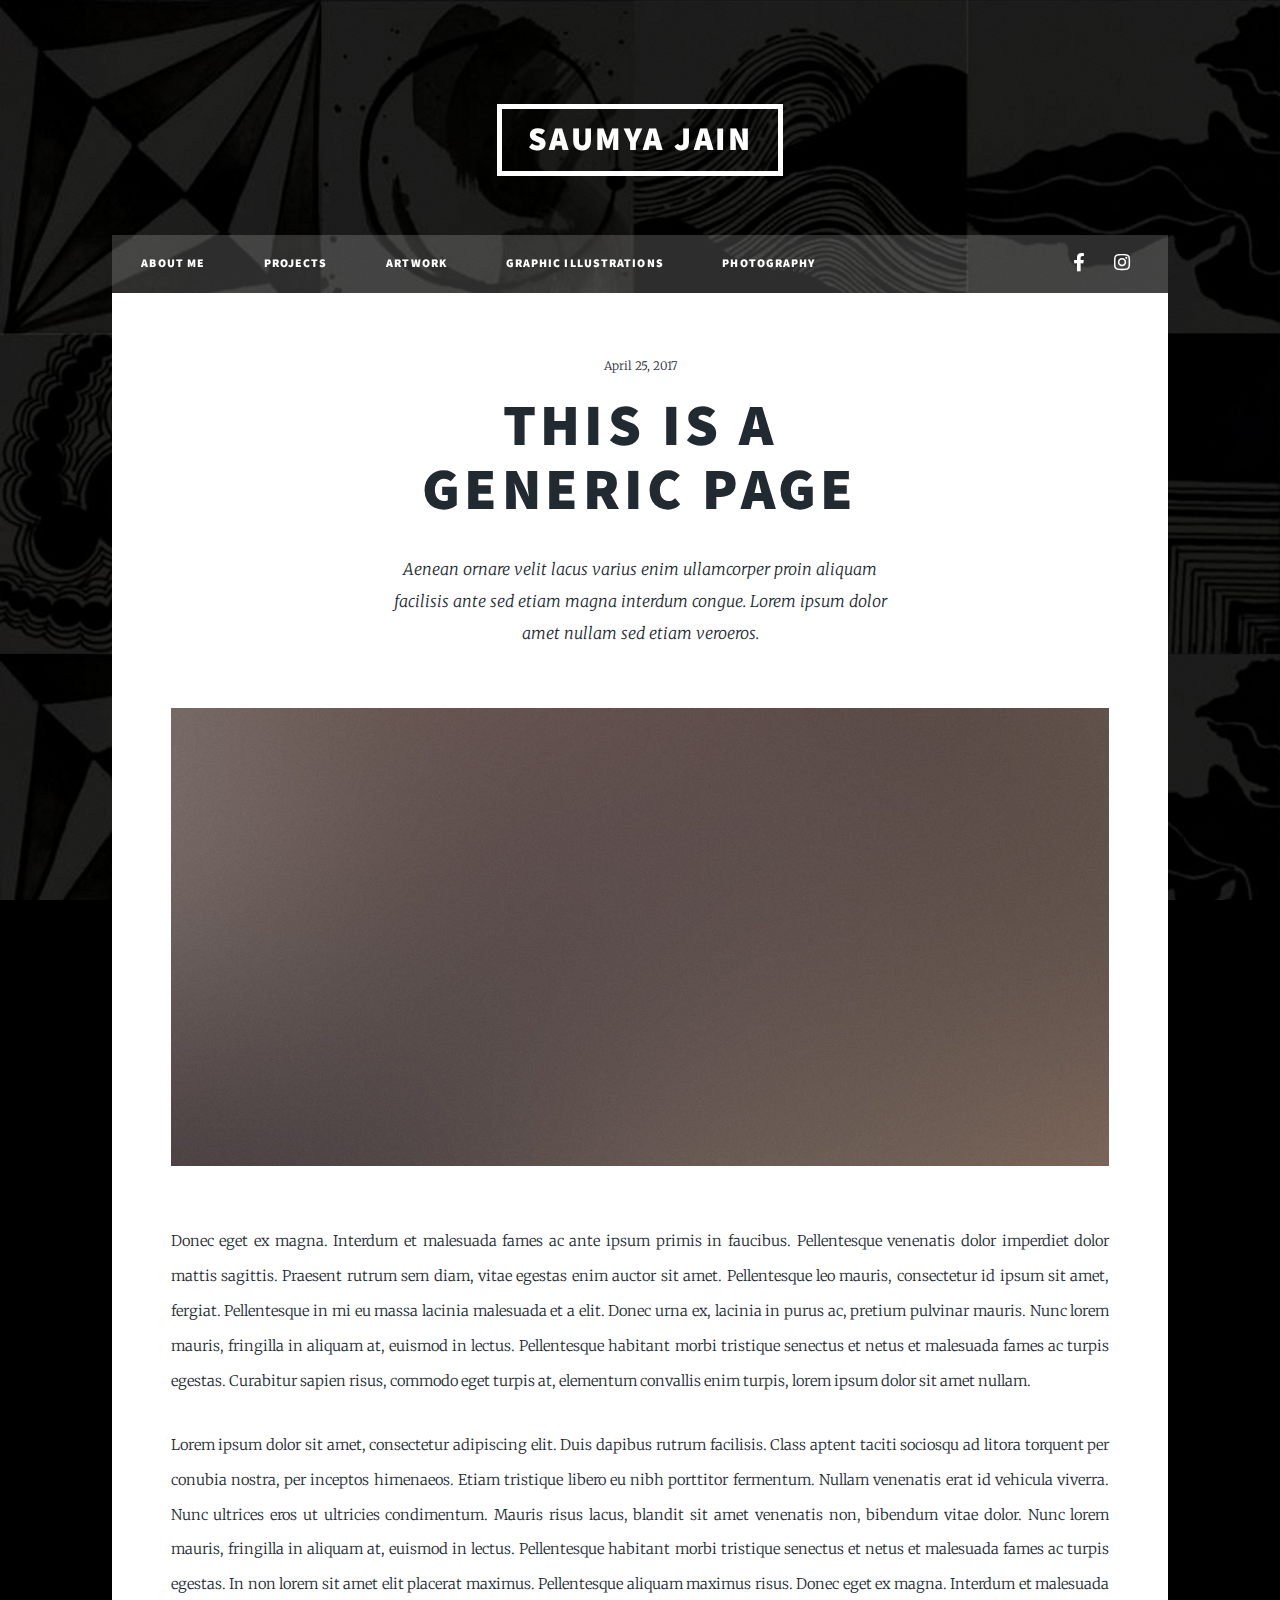
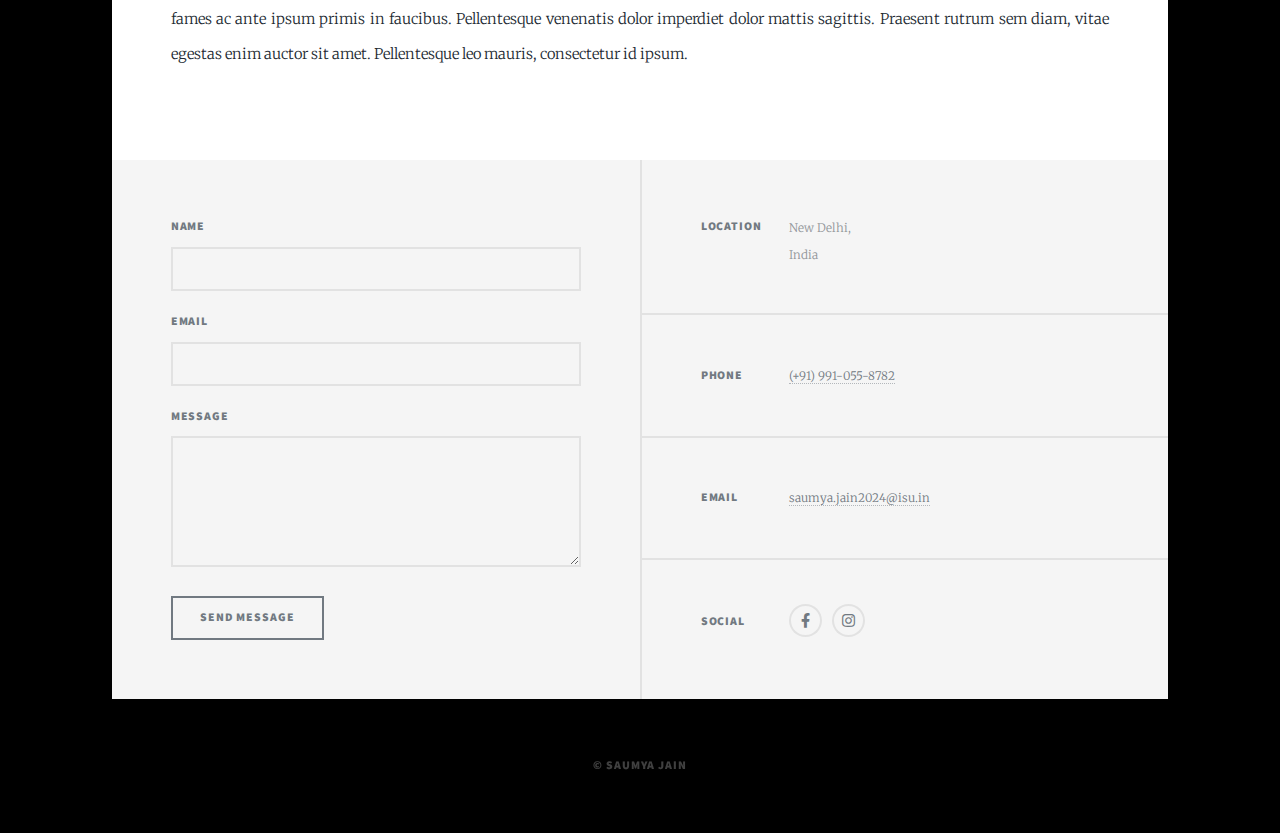
<file: generic.html>
<!DOCTYPE HTML>
<html>
	<head>
		<title>Saumya Jain</title>
		<meta charset="utf-8" />
		<meta name="viewport" content="width=device-width, initial-scale=1, user-scalable=no" />
		<link rel="stylesheet" href="assets/css/main.css" />
		<noscript><link rel="stylesheet" href="assets/css/noscript.css" /></noscript>
	</head>
	<body class="is-preload">

		<!-- Wrapper -->
			<div id="wrapper">

				<!-- Header -->
				<header id="header">
					<a href="index.html" class="logo">Saumya jain</a>
				</header>

				<!-- Nav -->
				<nav id="nav">
					<ul class="links">
						<li><a href="index.html">About Me</a></li>
						<li><a href="projects.html">Projects</a></li>
						<li><a href="artwork.html">Artwork</a></li>
						<li><a href="illustrations.html">Graphic Illustrations</a></li>
						<li><a href="photograph.html">Photography</a></li>
					</ul>
					<ul class="icons">
						<li><a href="https://www.facebook.com/saumya.jain.927" class="icon brands fa-facebook-f"><span class="label">Facebook</span></a></li>
						<li><a href="http://instagram.com/saumyajainart/" class="icon brands fa-instagram"><span class="label">Instagram</span></a></li>
					</ul>
				</nav>

				<!-- Main -->
					<div id="main">

						<!-- Post -->
							<section class="post">
								<header class="major">
									<span class="date">April 25, 2017</span>
									<h1>This is a<br />
									Generic Page</h1>
									<p>Aenean ornare velit lacus varius enim ullamcorper proin aliquam<br />
									facilisis ante sed etiam magna interdum congue. Lorem ipsum dolor<br />
									amet nullam sed etiam veroeros.</p>
								</header>
								<div class="image main"><img src="images/pic01.jpg" alt="" /></div>
								<p>Donec eget ex magna. Interdum et malesuada fames ac ante ipsum primis in faucibus. Pellentesque venenatis dolor imperdiet dolor mattis sagittis. Praesent rutrum sem diam, vitae egestas enim auctor sit amet. Pellentesque leo mauris, consectetur id ipsum sit amet, fergiat. Pellentesque in mi eu massa lacinia malesuada et a elit. Donec urna ex, lacinia in purus ac, pretium pulvinar mauris. Nunc lorem mauris, fringilla in aliquam at, euismod in lectus. Pellentesque habitant morbi tristique senectus et netus et malesuada fames ac turpis egestas. Curabitur sapien risus, commodo eget turpis at, elementum convallis enim turpis, lorem ipsum dolor sit amet nullam.</p>
								<p>Lorem ipsum dolor sit amet, consectetur adipiscing elit. Duis dapibus rutrum facilisis. Class aptent taciti sociosqu ad litora torquent per conubia nostra, per inceptos himenaeos. Etiam tristique libero eu nibh porttitor fermentum. Nullam venenatis erat id vehicula viverra. Nunc ultrices eros ut ultricies condimentum. Mauris risus lacus, blandit sit amet venenatis non, bibendum vitae dolor. Nunc lorem mauris, fringilla in aliquam at, euismod in lectus. Pellentesque habitant morbi tristique senectus et netus et malesuada fames ac turpis egestas. In non lorem sit amet elit placerat maximus. Pellentesque aliquam maximus risus. Donec eget ex magna. Interdum et malesuada fames ac ante ipsum primis in faucibus. Pellentesque venenatis dolor imperdiet dolor mattis sagittis. Praesent rutrum sem diam, vitae egestas enim auctor sit amet. Pellentesque leo mauris, consectetur id ipsum.</p>
							</section>

					</div>

				<!-- Footer -->
				<footer id="footer">
					<section>
						<form method="post" action="#">
							<div class="fields">
								<div class="field">
									<label for="name">Name</label>
									<input type="text" name="name" id="name" />
								</div>
								<div class="field">
									<label for="email">Email</label>
									<input type="text" name="email" id="email" />
								</div>
								<div class="field">
									<label for="message">Message</label>
									<textarea name="message" id="message" rows="3"></textarea>
								</div>
							</div>
							<ul class="actions">
								<li><input type="submit" value="Send Message" /></li>
							</ul>
						</form>
					</section>
					<section class="split contact">
						<section class="alt">
							<h3>Location</h3>
							<p>New Delhi,<br />
							India</p>
						</section>
						<section>
							<h3>Phone</h3>
							<p><a href="#">(+91) 991-055-8782</a></p>
						</section>
						<section>
							<h3>Email</h3>
							<p><a href="mailto:saumya.jain2024@isu.in">saumya.jain2024@isu.in</a></p>
						</section>
						<section>
							<h3>Social</h3>
							<ul class="icons alt">
								<li><a href="" class="icon brands alt fa-facebook-f"><span class="label">Facebook</span></a></li>
								<li><a href="#" class="icon brands alt fa-instagram"><span class="label">Instagram</span></a></li>
							</ul>
						</section>
					</section>
				</footer>

				<!-- Copyright -->
				<div id="copyright">
					<ul><li>&copy; Saumya Jain</li></ul>
				</div>

			</div>

		<!-- Scripts -->
			<script src="assets/js/jquery.min.js"></script>
			<script src="assets/js/jquery.scrollex.min.js"></script>
			<script src="assets/js/jquery.scrolly.min.js"></script>
			<script src="assets/js/browser.min.js"></script>
			<script src="assets/js/breakpoints.min.js"></script>
			<script src="assets/js/util.js"></script>
			<script src="assets/js/main.js"></script>

	</body>
</html>
</file>
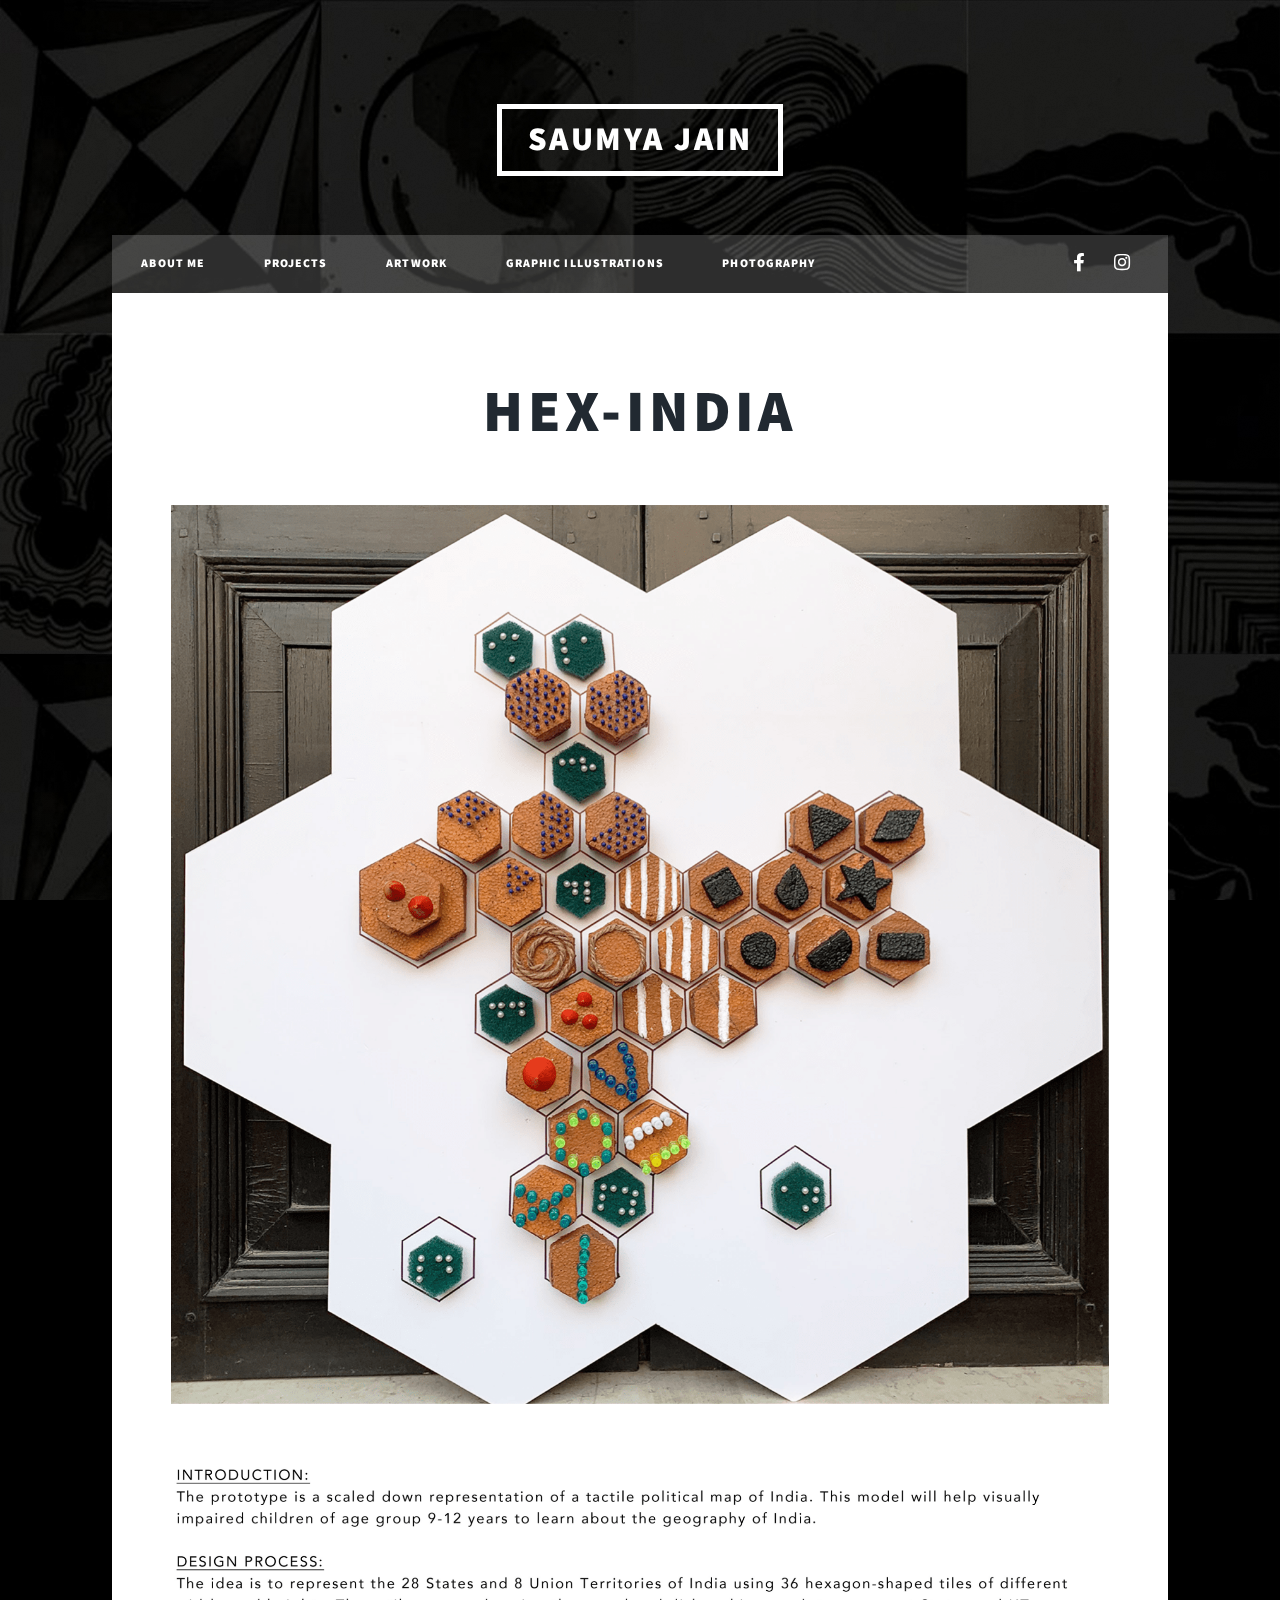
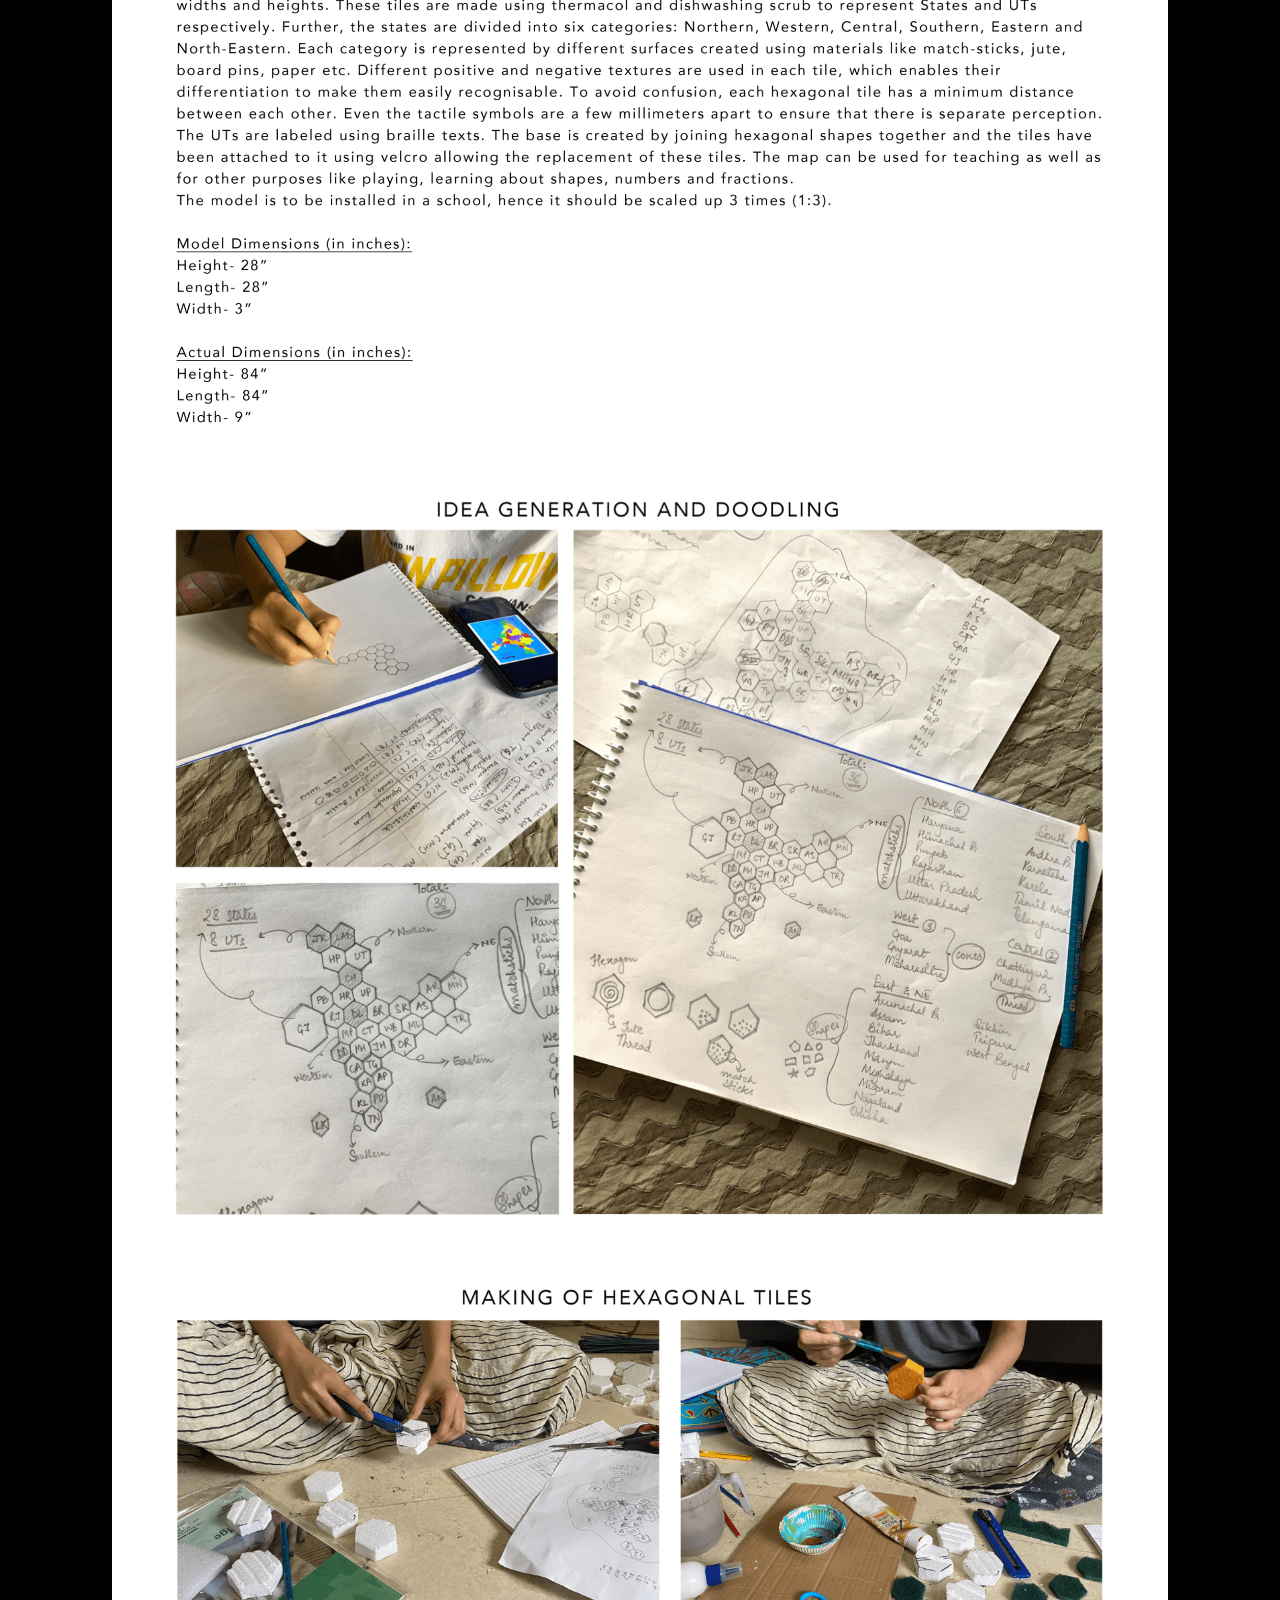
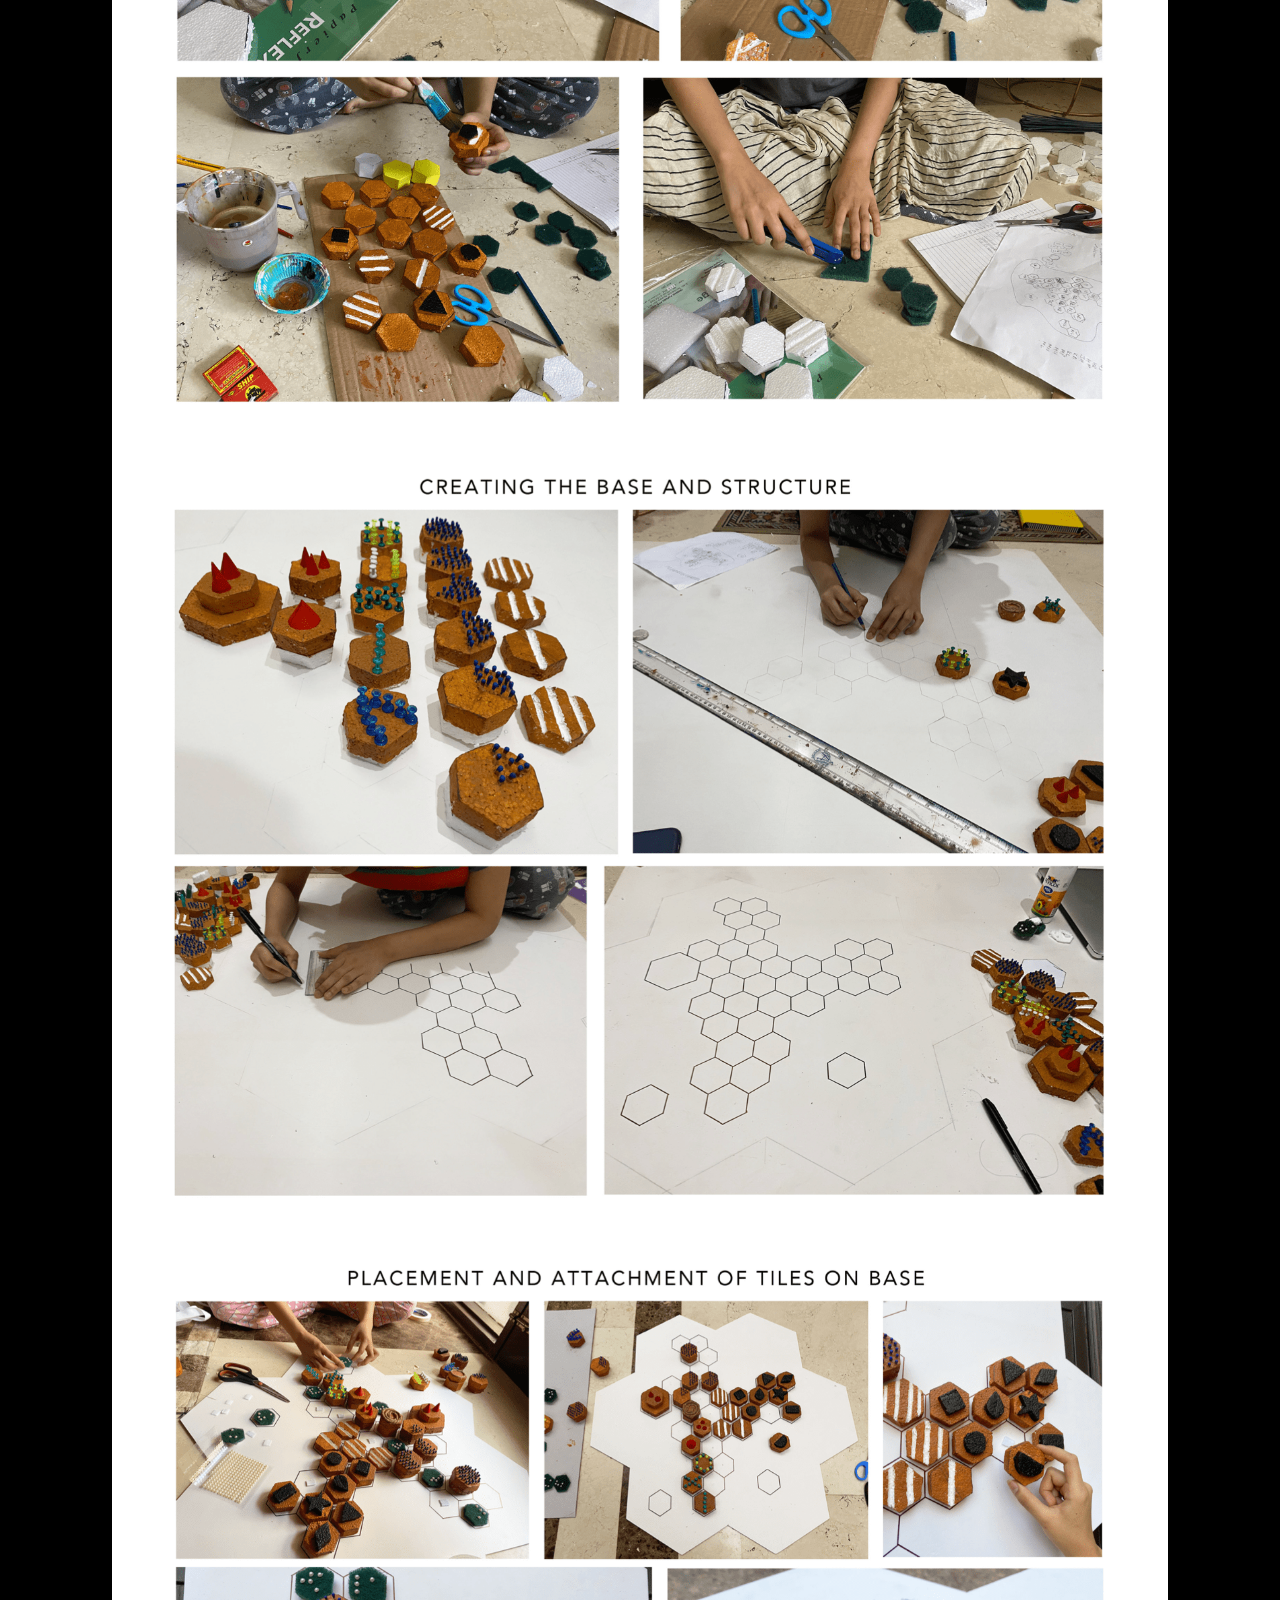
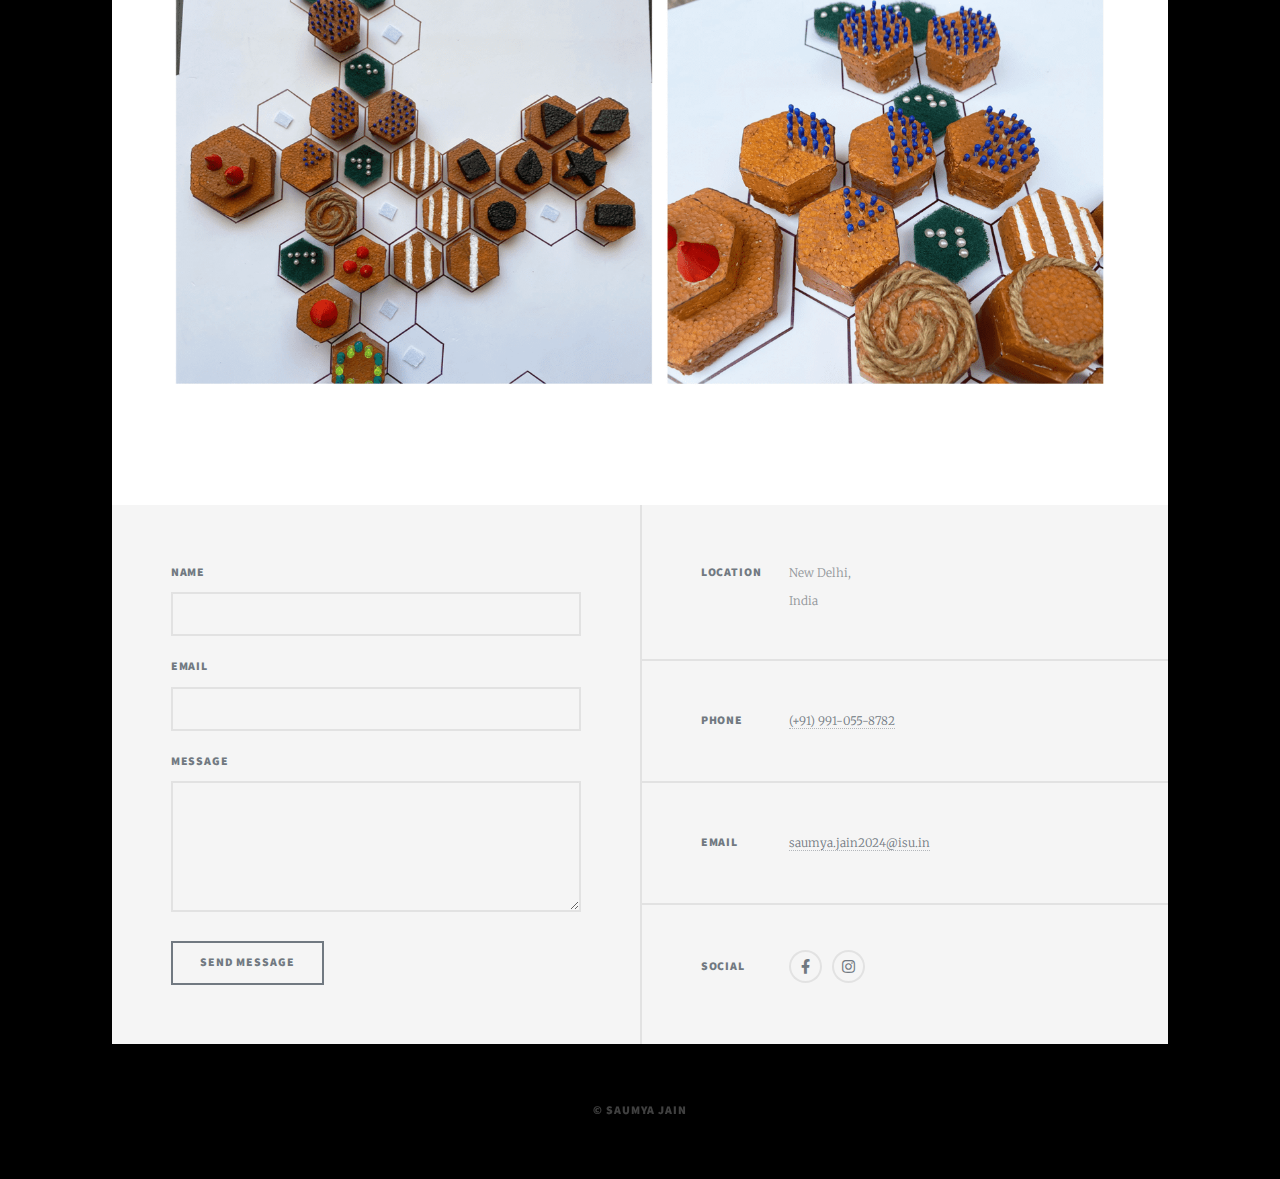
<file: hexindia.html>
<!DOCTYPE HTML>
<html>
	<head>
		<title>Saumya Jain</title>
		<meta charset="utf-8" />
		<meta name="viewport" content="width=device-width, initial-scale=1, user-scalable=no" />
		<link rel="stylesheet" href="assets/css/main.css" />
		<noscript><link rel="stylesheet" href="assets/css/noscript.css" /></noscript>
	</head>
	<body class="is-preload">

		<!-- Wrapper -->
			<div id="wrapper">

				<!-- Header -->
					<header id="header">
						<a href="index.html" class="logo">Saumya Jain</a>
					</header>

				<!-- Nav -->
				<nav id="nav">
					<ul class="links">
						<li><a href="index.html">About Me</a></li>
						<li><a href="projects.html">Projects</a></li>
						<li><a href="artwork.html">Artwork</a></li>
						<li><a href="illustrations.html">Graphic Illustrations</a></li>
						<li><a href="photograph.html">Photography</a></li>
					</ul>
					<ul class="icons">
						<li><a href="https://www.facebook.com/saumya.jain.927" class="icon brands fa-facebook-f"><span class="label">Facebook</span></a></li>
						<li><a href="http://instagram.com/saumyajainart/" class="icon brands fa-instagram"><span class="label">Instagram</span></a></li>
					</ul>
				</nav>

				<!-- Main -->
					<div id="main">

						<!-- Post -->
						<section class="post">
							<header class="major">
								<h1>Hex-India</h1>
							</header>
							
							<span class="image fit"><img src="images/polyindia/proto.png" alt="" /></span>
							<div class="image main"><img src="images/polyindia/projectabout.png" alt="" /></div>
							<div class="image main"><img src="images/polyindia/1.png" alt="" /></div>
							<div class="image main"><img src="images/polyindia/2.png" alt="" /></div>
							<div class="image main"><img src="images/polyindia/3.png" alt="" /></div>
							<div class="image main"><img src="images/polyindia/4.png" alt="" /></div>
						</section>
					</div>

				<!-- Footer -->
				<footer id="footer">
					<section>
						<form method="post" action="#">
							<div class="fields">
								<div class="field">
									<label for="name">Name</label>
									<input type="text" name="name" id="name" />
								</div>
								<div class="field">
									<label for="email">Email</label>
									<input type="text" name="email" id="email" />
								</div>
								<div class="field">
									<label for="message">Message</label>
									<textarea name="message" id="message" rows="3"></textarea>
								</div>
							</div>
							<ul class="actions">
								<li><input type="submit" value="Send Message" /></li>
							</ul>
						</form>
					</section>
					<section class="split contact">
						<section class="alt">
							<h3>Location</h3>
							<p>New Delhi,<br />
							India</p>
						</section>
						<section>
							<h3>Phone</h3>
							<p><a href="#">(+91) 991-055-8782</a></p>
						</section>
						<section>
							<h3>Email</h3>
							<p><a href="mailto:saumya.jain2024@isu.in">saumya.jain2024@isu.in</a></p>
						</section>
						<section>
							<h3>Social</h3>
							<ul class="icons alt">
								<li><a href="" class="icon brands alt fa-facebook-f"><span class="label">Facebook</span></a></li>
								<li><a href="#" class="icon brands alt fa-instagram"><span class="label">Instagram</span></a></li>
							</ul>
						</section>
					</section>
				</footer>

				<!-- Copyright -->
				<div id="copyright">
					<ul><li>&copy; Saumya Jain</li></ul>
				</div>

			</div>

		<!-- Scripts -->
			<script src="assets/js/jquery.min.js"></script>
			<script src="assets/js/jquery.scrollex.min.js"></script>
			<script src="assets/js/jquery.scrolly.min.js"></script>
			<script src="assets/js/browser.min.js"></script>
			<script src="assets/js/breakpoints.min.js"></script>
			<script src="assets/js/util.js"></script>
			<script src="assets/js/main.js"></script>

	</body>
</html>
</file>
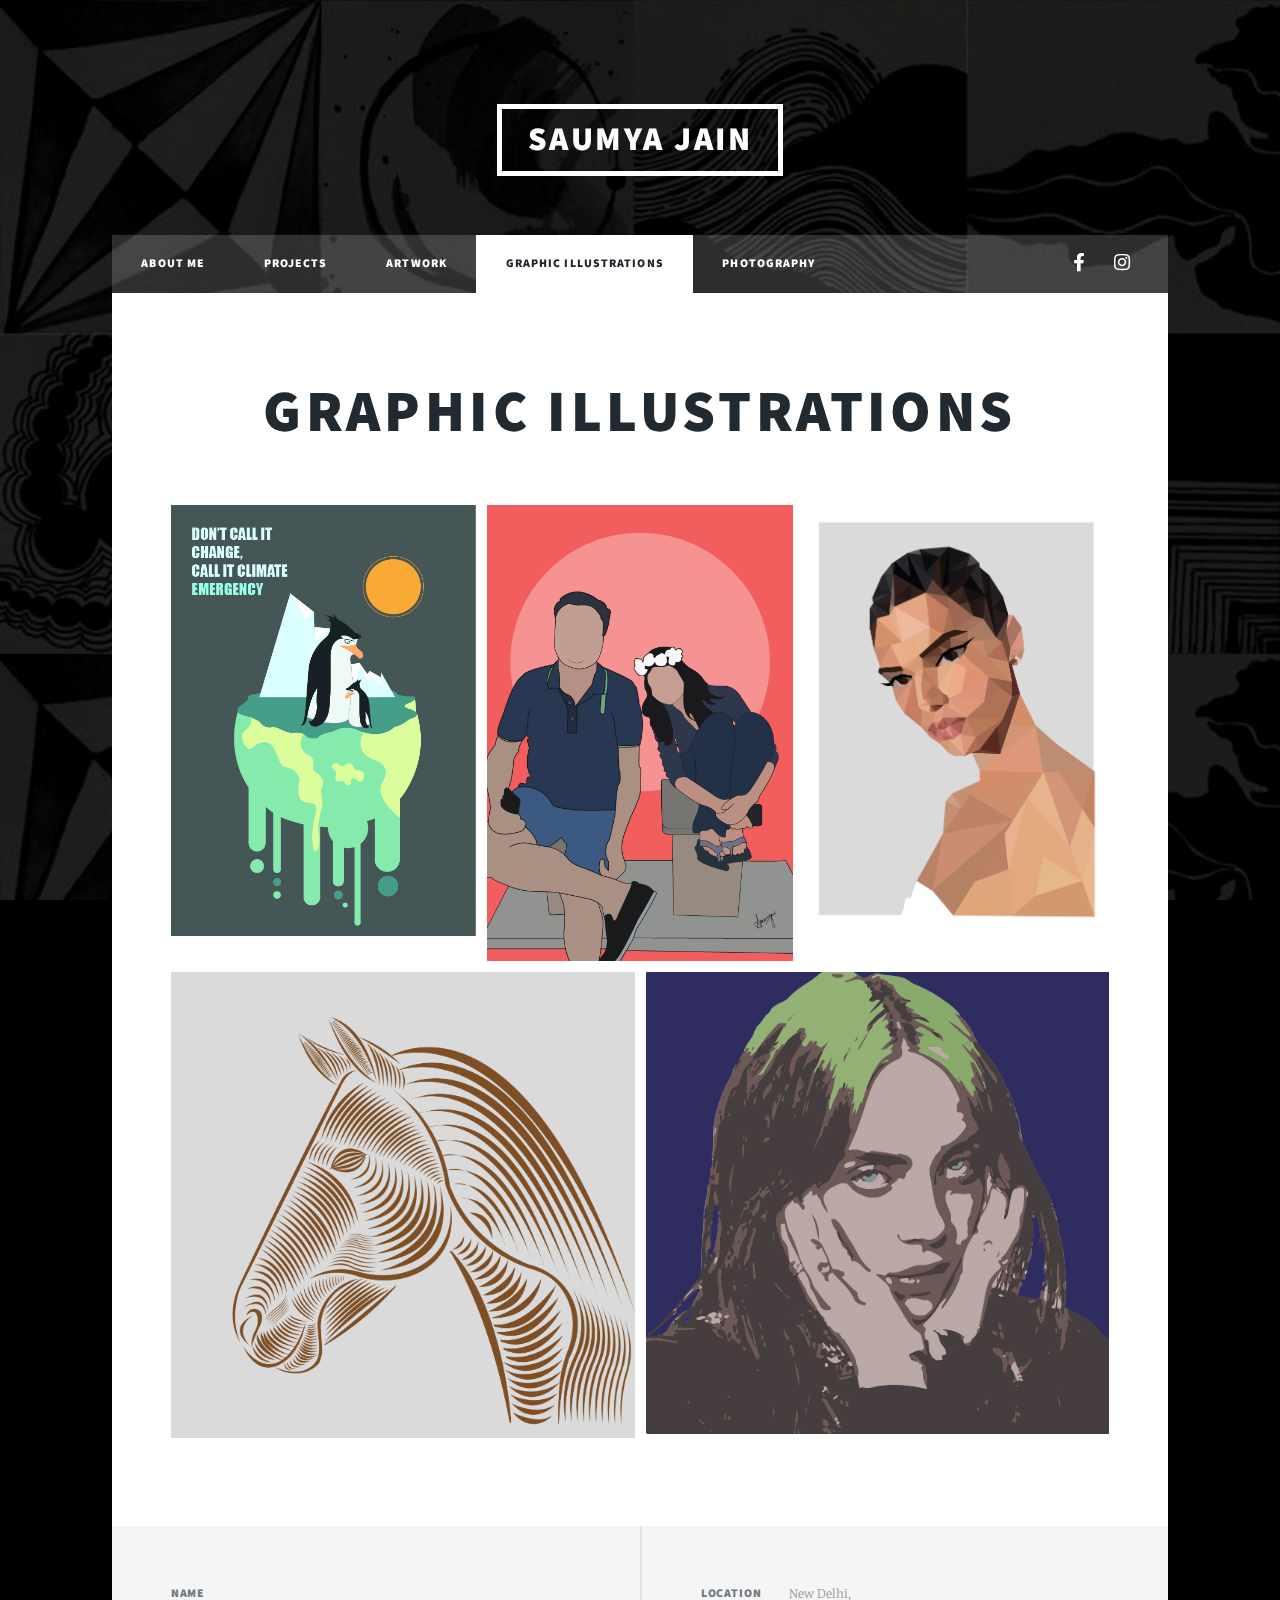
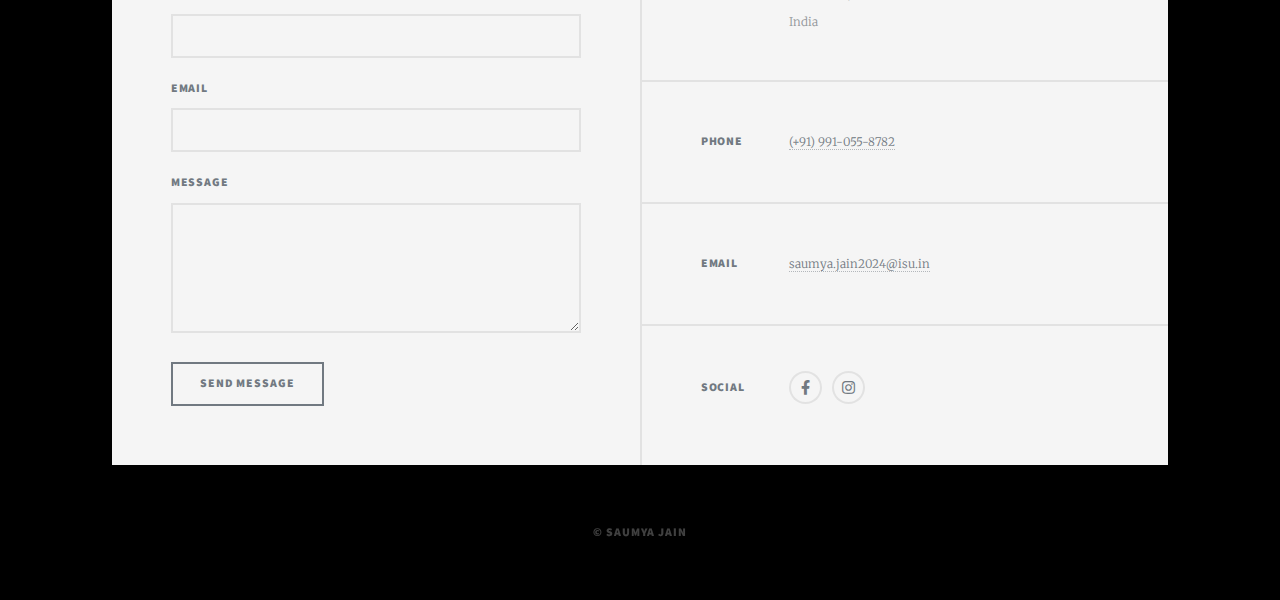
<file: illustrations.html>
<!DOCTYPE HTML>
<html>
	<head>
		<title>Saumya Jain</title>
		<meta charset="utf-8" />
		<meta name="viewport" content="width=device-width, initial-scale=1, user-scalable=no" />
		<link rel="stylesheet" href="assets/css/main.css" />
		<noscript><link rel="stylesheet" href="assets/css/noscript.css" /></noscript>
	</head>
	<body class="is-preload">

		<!-- Wrapper -->
			<div id="wrapper">

				<!-- Header -->
					<header id="header">
						<a href="index.html" class="logo">Saumya jain</a>
					</header>

				<!-- Nav -->
				<nav id="nav">
					<ul class="links">
						<li><a href="index.html">About Me</a></li>
						<li><a href="projects.html">Projects</a></li>
						<li><a href="artwork.html">Artwork</a></li>
						<li class="active"><a href="illustrations.html">Graphic Illustrations</a></li>
						<li><a href="photograph.html">Photography</a></li>
					</ul>
					<ul class="icons">
						<li><a href="https://www.facebook.com/saumya.jain.927" class="icon brands fa-facebook-f"><span class="label">Facebook</span></a></li>
						<li><a href="http://instagram.com/saumyajainart/" class="icon brands fa-instagram"><span class="label">Instagram</span></a></li>
					</ul>
				</nav>

				<!-- Main -->
					<div id="main">

						<!-- Post -->
							<section class="post">
								<header class="major">
									<h1>Graphic Illustrations</h1>
								</header>

								<div class="box alt">
									<div class="row gtr-50 gtr-uniform">
										<div class="col-4"><span class="image fit"><img src="images/illustrations/climateposter.jpg" alt="" /></span></div>
										<div class="col-4"><span class="image fit"><img src="images/illustrations/familyart.png" alt="" /></span></div>
										<div class="col-4"><span class="image fit"><img src="images/illustrations/polyart.png" alt="" /></span></div>
										<!-- Break -->
										<div class="col-6"><span class="image fit"><img src="images/illustrations/lineart.png" alt="" /></span></div>
										<div class="col-6"><span class="image fit"><img src="images/illustrations/billie.jpg" alt="" /></span></div>										
									</div>
								</div>
							</section>
					</div>

				<!-- Footer -->
				<footer id="footer">
					<section>
						<form method="post" action="#">
							<div class="fields">
								<div class="field">
									<label for="name">Name</label>
									<input type="text" name="name" id="name" />
								</div>
								<div class="field">
									<label for="email">Email</label>
									<input type="text" name="email" id="email" />
								</div>
								<div class="field">
									<label for="message">Message</label>
									<textarea name="message" id="message" rows="3"></textarea>
								</div>
							</div>
							<ul class="actions">
								<li><input type="submit" value="Send Message" /></li>
							</ul>
						</form>
					</section>
					<section class="split contact">
						<section class="alt">
							<h3>Location</h3>
							<p>New Delhi,<br />
							India</p>
						</section>
						<section>
							<h3>Phone</h3>
							<p><a href="#">(+91) 991-055-8782</a></p>
						</section>
						<section>
							<h3>Email</h3>
							<p><a href="mailto:saumya.jain2024@isu.in">saumya.jain2024@isu.in</a></p>
						</section>
						<section>
							<h3>Social</h3>
							<ul class="icons alt">
								<li><a href="" class="icon brands alt fa-facebook-f"><span class="label">Facebook</span></a></li>
								<li><a href="#" class="icon brands alt fa-instagram"><span class="label">Instagram</span></a></li>
							</ul>
						</section>
					</section>
				</footer>

				<!-- Copyright -->
				<div id="copyright">
					<ul><li>&copy; Saumya Jain</li></ul>
				</div>

			</div>

		<!-- Scripts -->
			<script src="assets/js/jquery.min.js"></script>
			<script src="assets/js/jquery.scrollex.min.js"></script>
			<script src="assets/js/jquery.scrolly.min.js"></script>
			<script src="assets/js/browser.min.js"></script>
			<script src="assets/js/breakpoints.min.js"></script>
			<script src="assets/js/util.js"></script>
			<script src="assets/js/main.js"></script>

	</body>
</html>
</file>
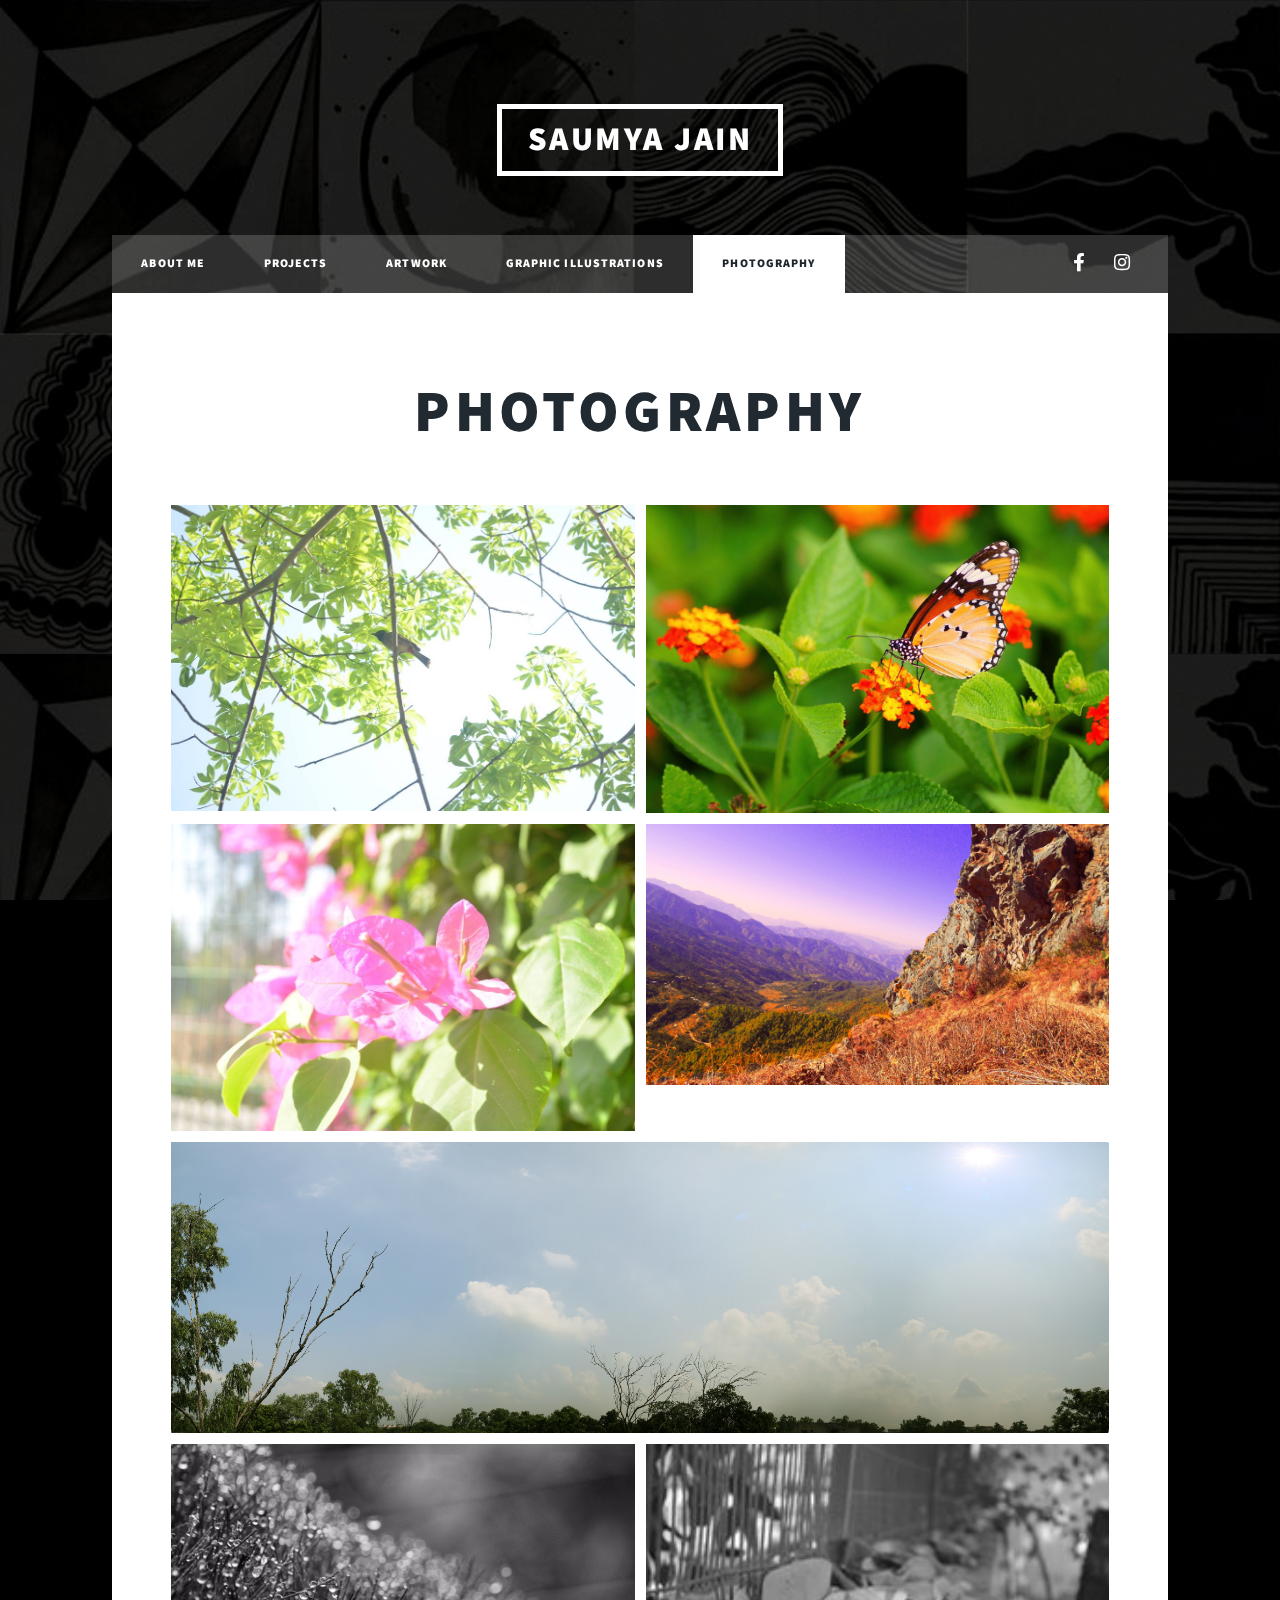
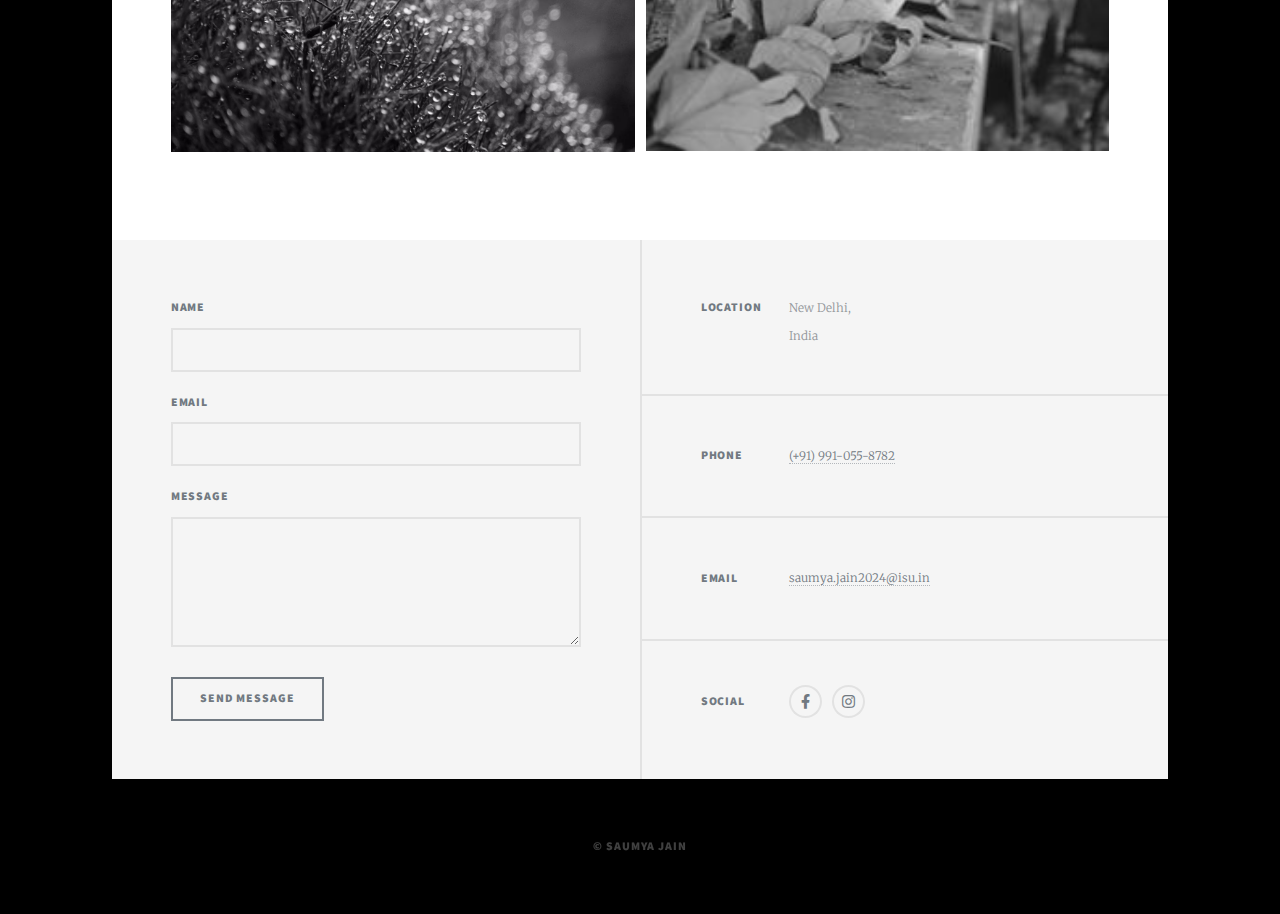
<file: photograph.html>
<!DOCTYPE HTML>
<html>
	<head>
		<title>Saumya Jain</title>
		<meta charset="utf-8" />
		<meta name="viewport" content="width=device-width, initial-scale=1, user-scalable=no" />
		<link rel="stylesheet" href="assets/css/main.css" />
		<noscript><link rel="stylesheet" href="assets/css/noscript.css" /></noscript>
	</head>
	<body class="is-preload">

		<!-- Wrapper -->
			<div id="wrapper">

				<!-- Header -->
					<header id="header">
						<a href="index.html" class="logo">Saumya jain</a>
					</header>

				<!-- Nav -->
				<nav id="nav">
					<ul class="links">
						<li><a href="index.html">About Me</a></li>
						<li><a href="projects.html">Projects</a></li>
						<li><a href="artwork.html">Artwork</a></li>
						<li><a href="illustrations.html">Graphic Illustrations</a></li>
						<li class="active"><a href="photograph.html">Photography</a></li>
					</ul>
					<ul class="icons">
						<li><a href="https://www.facebook.com/saumya.jain.927" class="icon brands fa-facebook-f"><span class="label">Facebook</span></a></li>
						<li><a href="http://instagram.com/saumyajainart/" class="icon brands fa-instagram"><span class="label">Instagram</span></a></li>
					</ul>
				</nav>

				<!-- Main -->
					<div id="main">

						<!-- Post -->
							<section class="post">
								<header class="major">
									<h1>Photography</h1>
								</header>
								<div class="box alt">
									<div class="row gtr-50 gtr-uniform">
										<div class="col-6"><span class="image fit"><img src="images/photography/bird.jpg" alt="" /></span></div>
										<div class="col-6"><span class="image fit"><img src="images/photography/butterfly.jpeg" alt="" /></span></div>
										<div class="col-6"><span class="image fit"><img src="images/photography/flower.jpg" alt="" /></span></div>
										<div class="col-6"><span class="image fit"><img src="images/photography/mukteshwari.jpg" alt="" /></span></div>
										<div class="col-12"><span class="image fit"><img src="images/photography/panorama.jpg" alt="" /></span></div>
										<div class="col-6"><span class="image fit"><img src="images/photography/grass.jpeg" alt="" /></span></div>
										<div class="col-6"><span class="image fit"><img src="images/photography/leaves.jpg" alt="" /></span></div>
									</div>
								</div>

							</section>

					</div>

				<!-- Footer -->
				<footer id="footer">
					<section>
						<form method="post" action="#">
							<div class="fields">
								<div class="field">
									<label for="name">Name</label>
									<input type="text" name="name" id="name" />
								</div>
								<div class="field">
									<label for="email">Email</label>
									<input type="text" name="email" id="email" />
								</div>
								<div class="field">
									<label for="message">Message</label>
									<textarea name="message" id="message" rows="3"></textarea>
								</div>
							</div>
							<ul class="actions">
								<li><input type="submit" value="Send Message" /></li>
							</ul>
						</form>
					</section>
					<section class="split contact">
						<section class="alt">
							<h3>Location</h3>
							<p>New Delhi,<br />
							India</p>
						</section>
						<section>
							<h3>Phone</h3>
							<p><a href="#">(+91) 991-055-8782</a></p>
						</section>
						<section>
							<h3>Email</h3>
							<p><a href="mailto:saumya.jain2024@isu.in">saumya.jain2024@isu.in</a></p>
						</section>
						<section>
							<h3>Social</h3>
							<ul class="icons alt">
								<li><a href="" class="icon brands alt fa-facebook-f"><span class="label">Facebook</span></a></li>
								<li><a href="#" class="icon brands alt fa-instagram"><span class="label">Instagram</span></a></li>
							</ul>
						</section>
					</section>
				</footer>

				<!-- Copyright -->
				<div id="copyright">
					<ul><li>&copy; Saumya Jain</li></ul>
				</div>

			</div>

		<!-- Scripts -->
			<script src="assets/js/jquery.min.js"></script>
			<script src="assets/js/jquery.scrollex.min.js"></script>
			<script src="assets/js/jquery.scrolly.min.js"></script>
			<script src="assets/js/browser.min.js"></script>
			<script src="assets/js/breakpoints.min.js"></script>
			<script src="assets/js/util.js"></script>
			<script src="assets/js/main.js"></script>

	</body>
</html>
</file>
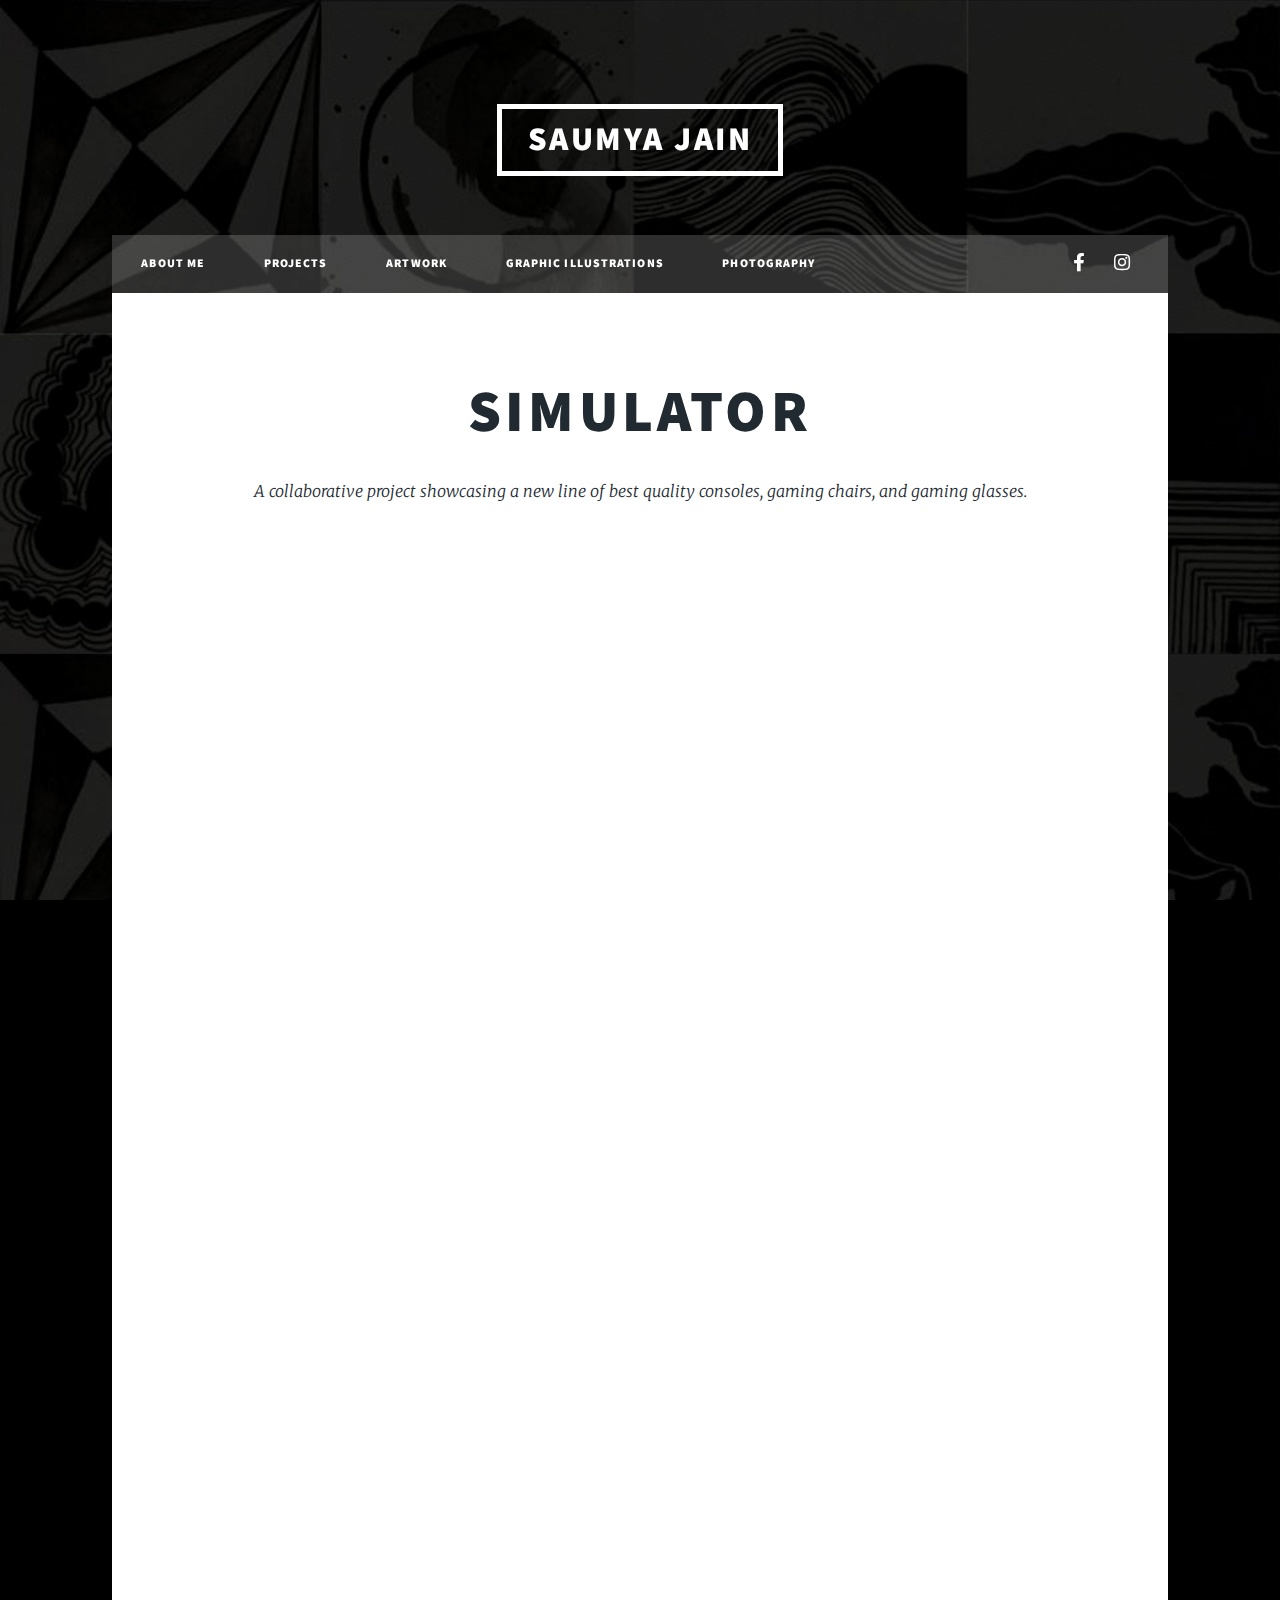
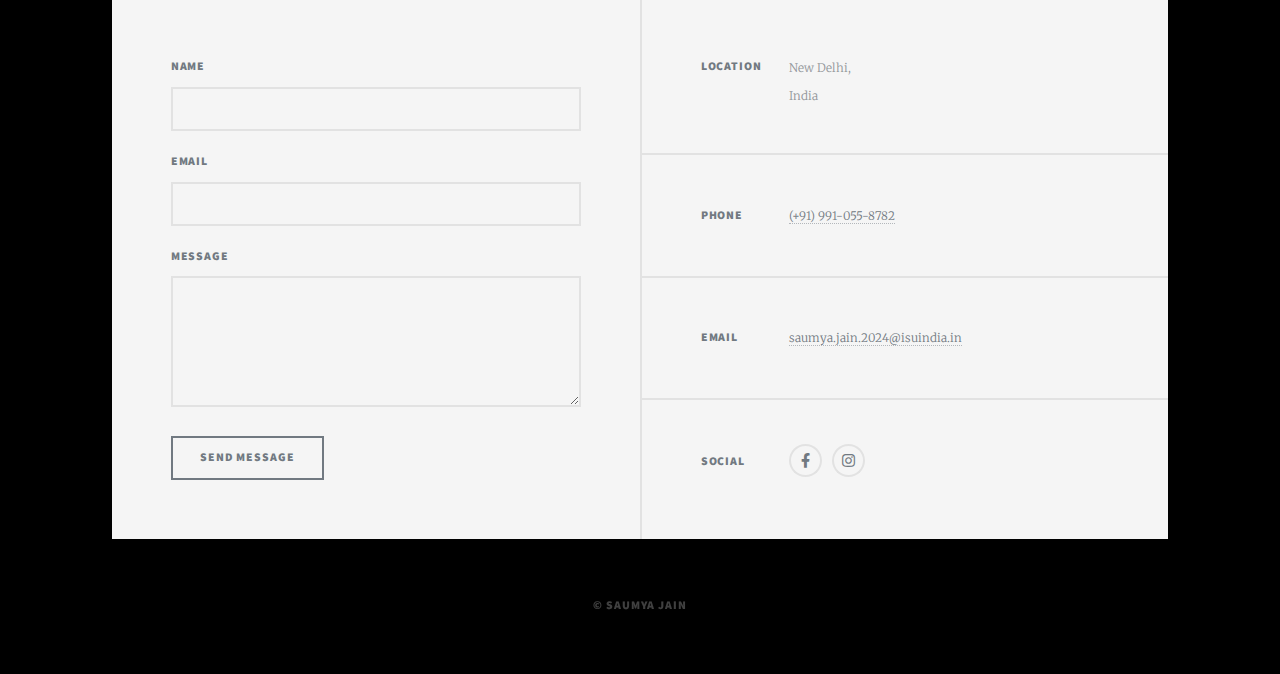
<file: simulator.html>
<!DOCTYPE HTML>
<html>
	<head>
		<title>Saumya Jain</title>
		<meta charset="utf-8" />
		<meta name="viewport" content="width=device-width, initial-scale=1, user-scalable=no" />
		<link rel="stylesheet" href="assets/css/main.css" />
		<noscript><link rel="stylesheet" href="assets/css/noscript.css" /></noscript>
	</head>
	<body class="is-preload">

		<!-- Wrapper -->
			<div id="wrapper">

				<!-- Header -->
					<header id="header">
						<a href="index.html" class="logo">Saumya Jain</a>
					</header>

				<!-- Nav -->
				<nav id="nav">
					<ul class="links">
						<li><a href="index.html">About Me</a></li>
						<li><a href="projects.html">Projects</a></li>
						<li><a href="artwork.html">Artwork</a></li>
						<li><a href="illustrations.html">Graphic Illustrations</a></li>
						<li><a href="photograph.html">Photography</a></li>
					</ul>
					<ul class="icons">
						<li><a href="https://www.facebook.com/saumya.jain.927" class="icon brands fa-facebook-f"><span class="label">Facebook</span></a></li>
						<li><a href="http://instagram.com/saumyajainart/" class="icon brands fa-instagram"><span class="label">Instagram</span></a></li>
					</ul>
				</nav>

				<!-- Main -->
					<div id="main">

						<!-- Post -->
						<section class="post">
							<header class="major">
								<h1>Simulator</h1>
								<p>A collaborative project showcasing a new line of best quality consoles, gaming chairs, and gaming glasses.</p>
								<center>
									<iframe src="https://drive.google.com/file/d/131hhQFd-IpFC2bfxziDFU7coKw2lnjjX/preview" width="820" height="460"></iframe>
									<iframe width="820" height="460" src="https://www.youtube.com/embed/l6UZoSDP4vQ" frameborder="0" allow="accelerometer; autoplay; clipboard-write; encrypted-media; gyroscope; picture-in-picture" allowfullscreen></iframe>
								</center>
							</header>
						</section>
					</div>

				<!-- Footer -->
				<footer id="footer">
					<section>
						<form method="post" action="#">
							<div class="fields">
								<div class="field">
									<label for="name">Name</label>
									<input type="text" name="name" id="name" />
								</div>
								<div class="field">
									<label for="email">Email</label>
									<input type="text" name="email" id="email" />
								</div>
								<div class="field">
									<label for="message">Message</label>
									<textarea name="message" id="message" rows="3"></textarea>
								</div>
							</div>
							<ul class="actions">
								<li><input type="submit" value="Send Message" /></li>
							</ul>
						</form>
					</section>
					<section class="split contact">
						<section class="alt">
							<h3>Location</h3>
							<p>New Delhi,<br />
							India</p>
						</section>
						<section>
							<h3>Phone</h3>
							<p><a href="#">(+91) 991-055-8782</a></p>
						</section>
						<section>
							<h3>Email</h3>
							<p><a href="mailto:saumya.jain.2024@isuindia.in">saumya.jain.2024@isuindia.in</a></p>
						</section>
						<section>
							<h3>Social</h3>
							<ul class="icons alt">
								<li><a href="" class="icon brands alt fa-facebook-f"><span class="label">Facebook</span></a></li>
								<li><a href="#" class="icon brands alt fa-instagram"><span class="label">Instagram</span></a></li>
							</ul>
						</section>
					</section>
				</footer>

				<!-- Copyright -->
				<div id="copyright">
					<ul><li>&copy; Saumya Jain</li></ul>
				</div>

			</div>

		<!-- Scripts -->
			<script src="assets/js/jquery.min.js"></script>
			<script src="assets/js/jquery.scrollex.min.js"></script>
			<script src="assets/js/jquery.scrolly.min.js"></script>
			<script src="assets/js/browser.min.js"></script>
			<script src="assets/js/breakpoints.min.js"></script>
			<script src="assets/js/util.js"></script>
			<script src="assets/js/main.js"></script>

	</body>
</html>
</file>
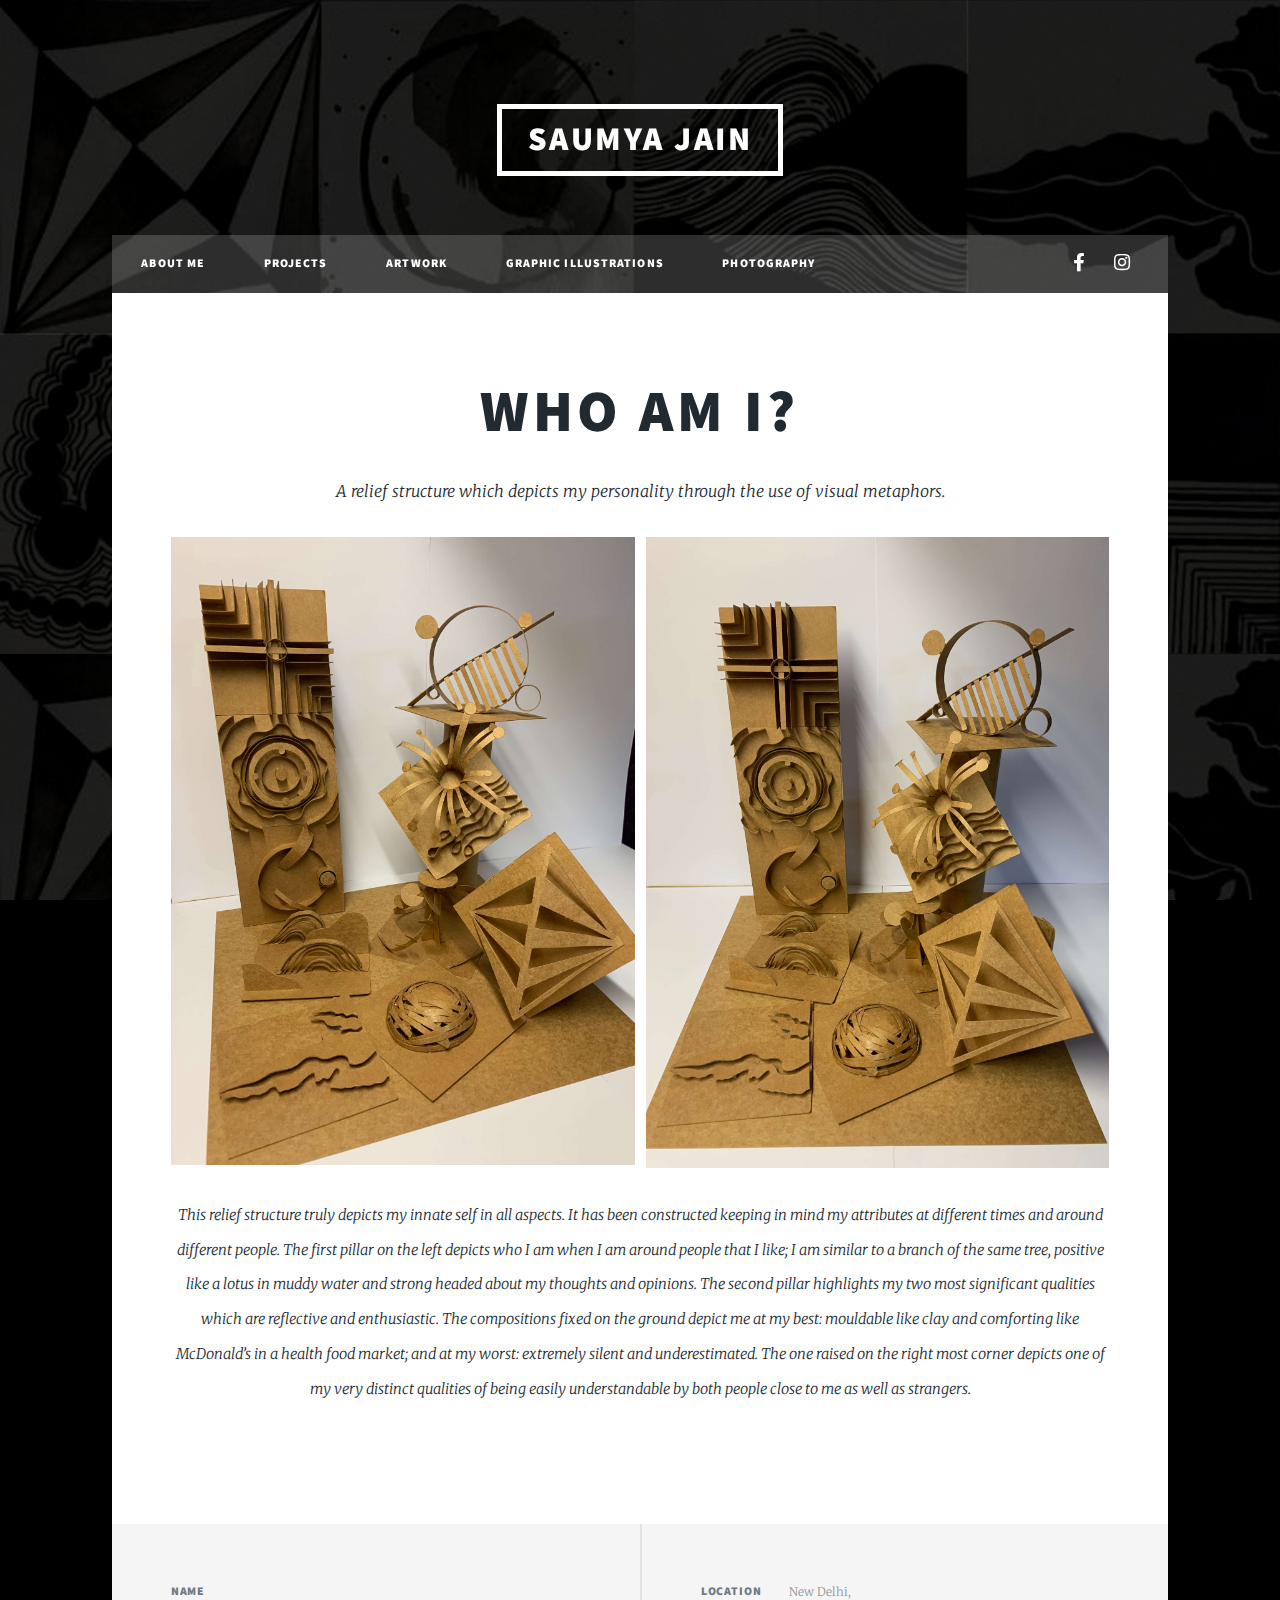
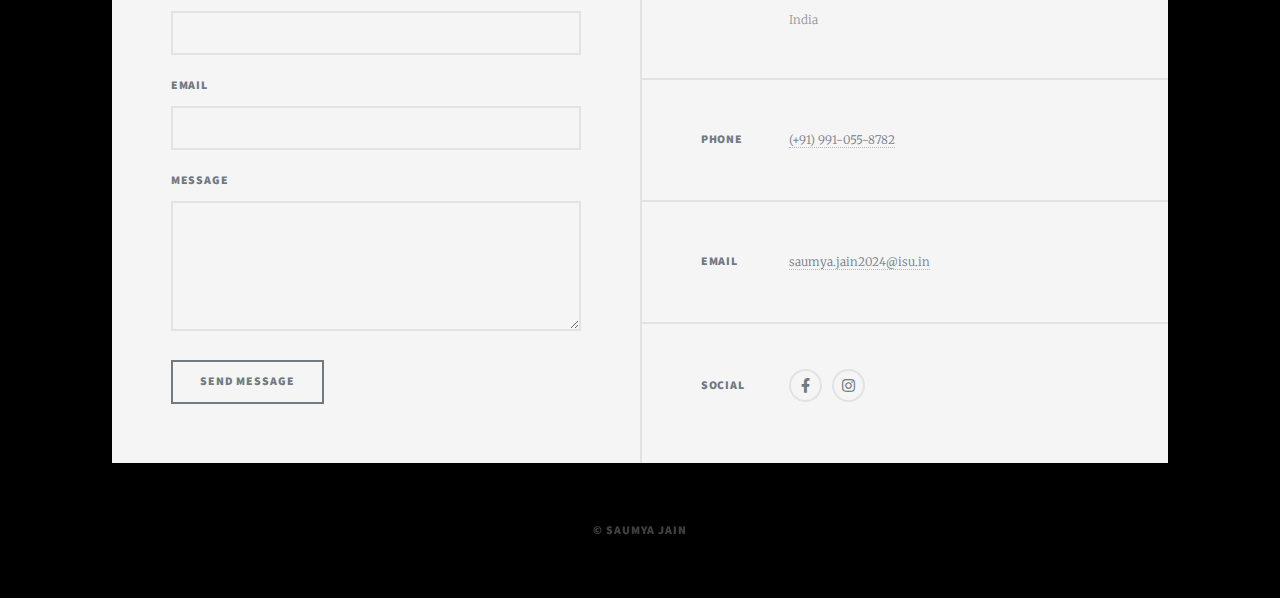
<file: whoami.html>
<!DOCTYPE HTML>
<html>
	<head>
		<title>Saumya Jain</title>
		<meta charset="utf-8" />
		<meta name="viewport" content="width=device-width, initial-scale=1, user-scalable=no" />
		<link rel="stylesheet" href="assets/css/main.css" />
		<noscript><link rel="stylesheet" href="assets/css/noscript.css" /></noscript>
	</head>
	<body class="is-preload">

		<!-- Wrapper -->
			<div id="wrapper">

				<!-- Header -->
					<header id="header">
						<a href="index.html" class="logo">Saumya Jain</a>
					</header>

				<!-- Nav -->
				<nav id="nav">
					<ul class="links">
						<li><a href="index.html">About Me</a></li>
						<li><a href="projects.html">Projects</a></li>
						<li><a href="artwork.html">Artwork</a></li>
						<li><a href="illustrations.html">Graphic Illustrations</a></li>
						<li><a href="photograph.html">Photography</a></li>
					</ul>
					<ul class="icons">
						<li><a href="https://www.facebook.com/saumya.jain.927" class="icon brands fa-facebook-f"><span class="label">Facebook</span></a></li>
						<li><a href="http://instagram.com/saumyajainart/" class="icon brands fa-instagram"><span class="label">Instagram</span></a></li>
					</ul>
				</nav>

				<!-- Main -->
					<div id="main">

						<!-- Post -->
						<section class="post">
							<header class="major">
								<h1>Who Am I?</h1>
								<p>A relief structure which depicts my personality through the use of visual metaphors. </p>
								<div class="box alt">
									<div class="row gtr-50 gtr-uniform">
										<div class="col-6"><span class="image fit"><img src="images/whoami/whoami1.jpg" alt="" /></span></div>
										<div class="col-6"><span class="image fit"><img src="images/whoami/whoami2.jpg" alt="" /></span></div>
									</div>
								</div>
								<p>This relief structure truly depicts my innate self in all aspects. It has been constructed keeping in mind my attributes at different times and around different people. The first pillar on the left depicts who I am when I am around people that I like; I am similar to a branch of the same tree, positive like a lotus in muddy water and strong headed about my thoughts and opinions. The second pillar highlights my two most significant qualities which are reflective and enthusiastic. The compositions fixed on the ground depict me at my best: mouldable like clay and comforting like McDonald’s in a health food market; and at my worst: extremely silent and underestimated. The one raised on the right most corner depicts one of my very distinct qualities of being easily understandable by both people close to me as well as strangers.</p>
							</header>							
						</section>
					</div>

				<!-- Footer -->
				<footer id="footer">
					<section>
						<form method="post" action="#">
							<div class="fields">
								<div class="field">
									<label for="name">Name</label>
									<input type="text" name="name" id="name" />
								</div>
								<div class="field">
									<label for="email">Email</label>
									<input type="text" name="email" id="email" />
								</div>
								<div class="field">
									<label for="message">Message</label>
									<textarea name="message" id="message" rows="3"></textarea>
								</div>
							</div>
							<ul class="actions">
								<li><input type="submit" value="Send Message" /></li>
							</ul>
						</form>
					</section>
					<section class="split contact">
						<section class="alt">
							<h3>Location</h3>
							<p>New Delhi,<br />
							India</p>
						</section>
						<section>
							<h3>Phone</h3>
							<p><a href="#">(+91) 991-055-8782</a></p>
						</section>
						<section>
							<h3>Email</h3>
							<p><a href="mailto:saumya.jain2024@isu.in">saumya.jain2024@isu.in</a></p>
						</section>
						<section>
							<h3>Social</h3>
							<ul class="icons alt">
								<li><a href="" class="icon brands alt fa-facebook-f"><span class="label">Facebook</span></a></li>
								<li><a href="#" class="icon brands alt fa-instagram"><span class="label">Instagram</span></a></li>
							</ul>
						</section>
					</section>
				</footer>

				<!-- Copyright -->
				<div id="copyright">
					<ul><li>&copy; Saumya Jain</li></ul>
				</div>

			</div>

		<!-- Scripts -->
			<script src="assets/js/jquery.min.js"></script>
			<script src="assets/js/jquery.scrollex.min.js"></script>
			<script src="assets/js/jquery.scrolly.min.js"></script>
			<script src="assets/js/browser.min.js"></script>
			<script src="assets/js/breakpoints.min.js"></script>
			<script src="assets/js/util.js"></script>
			<script src="assets/js/main.js"></script>

	</body>
</html>
</file>
<file: assets/css/main.css>
@import url(fontawesome-all.min.css);
@import url("https://fonts.googleapis.com/css?family=Merriweather:300,700,300italic,700italic|Source+Sans+Pro:900");

html, body, div, span, applet, object,
iframe, h1, h2, h3, h4, h5, h6, p, blockquote,
pre, a, abbr, acronym, address, big, cite,
code, del, dfn, em, img, ins, kbd, q, s, samp,
small, strike, strong, sub, sup, tt, var, b,
u, i, center, dl, dt, dd, ol, ul, li, fieldset,
form, label, legend, table, caption, tbody,
tfoot, thead, tr, th, td, article, aside,
canvas, details, embed, figure, figcaption,
footer, header, hgroup, menu, nav, output, ruby,
section, summary, time, mark, audio, video {
	margin: 0;
	padding: 0;
	border: 0;
	font-size: 100%;
	font: inherit;
	vertical-align: baseline;}

article, aside, details, figcaption, figure,
footer, header, hgroup, menu, nav, section {
	display: block;}

body {
	line-height: 1;
}

ol, ul {
	list-style: none;
}

blockquote, q {
	quotes: none;
}

	blockquote:before, blockquote:after, q:before, q:after {
		content: '';
		content: none;
	}

table {
	border-collapse: collapse;
	border-spacing: 0;
}

body {
	-webkit-text-size-adjust: none;
}

mark {
	background-color: transparent;
	color: inherit;
}

input::-moz-focus-inner {
	border: 0;
	padding: 0;
}

input, select, textarea {
	-moz-appearance: none;
	-webkit-appearance: none;
	-ms-appearance: none;
	appearance: none;
}

/* Basic */

	@-ms-viewport {
		width: device-width;
	}

	body {
		-ms-overflow-style: scrollbar;
	}

	@media screen and (max-width: 480px) {

		html, body {
			min-width: 320px;
		}

	}

	html {
		box-sizing: border-box;
	}

	*, *:before, *:after {
		box-sizing: inherit;
	}

	body {
		background-color: #000000;
	}

		body.is-preload *, body.is-preload *:before, body.is-preload *:after {
			-moz-animation: none !important;
			-webkit-animation: none !important;
			-ms-animation: none !important;
			animation: none !important;
			-moz-transition: none !important;
			-webkit-transition: none !important;
			-ms-transition: none !important;
			transition: none !important;
		}

/* Type */

	html {
		font-size: 16pt;
	}

		@media screen and (max-width: 1680px) {

			html {
				font-size: 12pt;
			}

		}

		@media screen and (max-width: 1280px) {

			html {
				font-size: 11pt;
			}

		}

		@media screen and (max-width: 360px) {

			html {
				font-size: 10pt;
			}

		}

	body {
		color: #212931;
	}

	body, input, select, textarea {
		font-family: "Merriweather", Georgia, serif;
		font-weight: 300;
		font-size: 1rem;
		line-height: 2.375;
	}

	a {
		-moz-transition: color 0.2s ease-in-out, background-color 0.2s ease-in-out, border-color 0.2s ease-in-out, box-shadow 0.2s ease-in-out;
		-webkit-transition: color 0.2s ease-in-out, background-color 0.2s ease-in-out, border-color 0.2s ease-in-out, box-shadow 0.2s ease-in-out;
		-ms-transition: color 0.2s ease-in-out, background-color 0.2s ease-in-out, border-color 0.2s ease-in-out, box-shadow 0.2s ease-in-out;
		transition: color 0.2s ease-in-out, background-color 0.2s ease-in-out, border-color 0.2s ease-in-out, box-shadow 0.2s ease-in-out;
		border-bottom: dotted 1px;
		text-decoration: none;
	}

		a:hover {
			border-bottom-color: transparent;
		}

	strong, b {
		font-weight: 600;
	}

	em, i {
		font-style: italic;
	}

	p {
		text-align: justify;
		margin: 0 0 2rem 0;
	}

	h1, h2, h3, h4, h5, h6 {
		font-family: "Source Sans Pro", Helvetica, sans-serif;
		font-weight: 900;
		line-height: 1.5;
		letter-spacing: 0.075em;
		text-transform: uppercase;
		margin: 0 0 1rem 0;
	}

		h1 a, h2 a, h3 a, h4 a, h5 a, h6 a {
			border-bottom: 0;
			color: inherit;
			text-decoration: none;
		}

	h1 {
		font-size: 4rem;
		line-height: 1.1;
		margin: 0 0 2rem 0;
	}

	h2 {
		font-size: 1.75rem;
		line-height: 1.3;
		margin: 0 0 1.5rem 0;
	}

	h3 {
		font-size: 1.25rem;
		margin: 0 0 1.5rem 0;
	}

	h4 {
		font-size: 1rem;
	}

	h5 {
		font-size: 0.9rem;
	}

	h6 {
		font-size: 0.8rem;
	}

	sub {
		font-size: 0.8rem;
		position: relative;
		top: 0.5rem;
	}

	sup {
		font-size: 0.8rem;
		position: relative;
		top: -0.5rem;
	}

	blockquote {
		border-left: solid 4px;
		font-style: italic;
		margin: 0 0 2rem 0;
		padding: 0.5rem 0 0.5rem 2rem;
	}

	code {
		border: solid 2px;
		font-family: "Courier New", monospace;
		font-size: 0.9rem;
		margin: 0 0.25rem;
		padding: 0.25rem 0.65rem;
	}

	pre {
		-webkit-overflow-scrolling: touch;
		font-family: "Courier New", monospace;
		font-size: 0.9rem;
		margin: 0 0 2rem 0;
	}

		pre code {
			display: block;
			line-height: 1.75;
			padding: 1rem 1.5rem;
			overflow-x: auto;
		}

	hr {
		border: 0;
		border-bottom: solid 2px;
		margin: 3rem 0;
	}

		hr.major {
			margin: 5rem 0;
		}

	.align-left {
		text-align: left;
	}

	.align-center {
		text-align: center;
	}

	.align-right {
		text-align: right;
	}

	input, select, textarea {
		color: #212931;
	}

	a {
		color: #212931;
		border-bottom-color: rgba(33, 41, 49, 0.5);
	}

		a:hover {
			border-bottom-color: transparent;
			color: #18bfef !important;
		}

	strong, b {
		color: #212931;
	}

	h1, h2, h3, h4, h5, h6 {
		color: #212931;
	}

	blockquote {
		border-left-color: #eeeeee;
	}

	code {
		background: rgba(220, 220, 220, 0.25);
		border-color: #eeeeee;
	}

	hr {
		border-bottom-color: #eeeeee;
	}

/* Row */

	.row {
		display: flex;
		flex-wrap: wrap;
		box-sizing: border-box;
		align-items: stretch;
	}

		.row > * {
			box-sizing: border-box;
		}

		.row.gtr-uniform > * > :last-child {
			margin-bottom: 0;
		}

		.row.aln-left {
			justify-content: flex-start;
		}

		.row.aln-center {
			justify-content: center;
		}

		.row.aln-right {
			justify-content: flex-end;
		}

		.row.aln-top {
			align-items: flex-start;
		}

		.row.aln-middle {
			align-items: center;
		}

		.row.aln-bottom {
			align-items: flex-end;
		}

		.row > .imp {
			order: -1;
		}

		.row > .col-1 {
			width: 8.33333%;
		}

		.row > .off-1 {
			margin-left: 8.33333%;
		}

		.row > .col-2 {
			width: 16.66667%;
		}

		.row > .off-2 {
			margin-left: 16.66667%;
		}

		.row > .col-3 {
			width: 25%;
		}

		.row > .off-3 {
			margin-left: 25%;
		}

		.row > .col-4 {
			width: 33.33333%;
		}

		.row > .off-4 {
			margin-left: 33.33333%;
		}

		.row > .col-5 {
			width: 41.66667%;
		}

		.row > .off-5 {
			margin-left: 41.66667%;
		}

		.row > .col-6 {
			width: 50%;
		}

		.row > .off-6 {
			margin-left: 50%;
		}

		.row > .col-7 {
			width: 58.33333%;
		}

		.row > .off-7 {
			margin-left: 58.33333%;
		}

		.row > .col-8 {
			width: 66.66667%;
		}

		.row > .off-8 {
			margin-left: 66.66667%;
		}

		.row > .col-9 {
			width: 75%;
		}

		.row > .off-9 {
			margin-left: 75%;
		}

		.row > .col-10 {
			width: 83.33333%;
		}

		.row > .off-10 {
			margin-left: 83.33333%;
		}

		.row > .col-11 {
			width: 91.66667%;
		}

		.row > .off-11 {
			margin-left: 91.66667%;
		}

		.row > .col-12 {
			width: 100%;
		}

		.row > .off-12 {
			margin-left: 100%;
		}

		.row.gtr-0 {
			margin-top: 0;
			margin-left: 0rem;
		}

			.row.gtr-0 > * {
				padding: 0 0 0 0rem;
			}

			.row.gtr-0.gtr-uniform {
				margin-top: 0rem;
			}

				.row.gtr-0.gtr-uniform > * {
					padding-top: 0rem;
				}

		.row.gtr-25 {
			margin-top: 0;
			margin-left: -0.375rem;
		}

			.row.gtr-25 > * {
				padding: 0 0 0 0.375rem;
			}

			.row.gtr-25.gtr-uniform {
				margin-top: -0.375rem;
			}

				.row.gtr-25.gtr-uniform > * {
					padding-top: 0.375rem;
				}

		.row.gtr-50 {
			margin-top: 0;
			margin-left: -0.75rem;
		}

			.row.gtr-50 > * {
				padding: 0 0 0 0.75rem;
			}

			.row.gtr-50.gtr-uniform {
				margin-top: -0.75rem;
			}

				.row.gtr-50.gtr-uniform > * {
					padding-top: 0.75rem;
				}

		.row {
			margin-top: 0;
			margin-left: -1.5rem;
		}

			.row > * {
				padding: 0 0 0 1.5rem;
			}

			.row.gtr-uniform {
				margin-top: -1.5rem;
			}

				.row.gtr-uniform > * {
					padding-top: 1.5rem;
				}

		.row.gtr-150 {
			margin-top: 0;
			margin-left: -2.25rem;
		}

			.row.gtr-150 > * {
				padding: 0 0 0 2.25rem;
			}

			.row.gtr-150.gtr-uniform {
				margin-top: -2.25rem;
			}

				.row.gtr-150.gtr-uniform > * {
					padding-top: 2.25rem;
				}

		.row.gtr-200 {
			margin-top: 0;
			margin-left: -3rem;
		}

			.row.gtr-200 > * {
				padding: 0 0 0 3rem;
			}

			.row.gtr-200.gtr-uniform {
				margin-top: -3rem;
			}

				.row.gtr-200.gtr-uniform > * {
					padding-top: 3rem;
				}

		@media screen and (max-width: 1680px) {

			.row {
				display: flex;
				flex-wrap: wrap;
				box-sizing: border-box;
				align-items: stretch;
			}

				.row > * {
					box-sizing: border-box;
				}

				.row.gtr-uniform > * > :last-child {
					margin-bottom: 0;
				}

				.row.aln-left {
					justify-content: flex-start;
				}

				.row.aln-center {
					justify-content: center;
				}

				.row.aln-right {
					justify-content: flex-end;
				}

				.row.aln-top {
					align-items: flex-start;
				}

				.row.aln-middle {
					align-items: center;
				}

				.row.aln-bottom {
					align-items: flex-end;
				}

				.row > .imp-xlarge {
					order: -1;
				}

				.row > .col-1-xlarge {
					width: 8.33333%;
				}

				.row > .off-1-xlarge {
					margin-left: 8.33333%;
				}

				.row > .col-2-xlarge {
					width: 16.66667%;
				}

				.row > .off-2-xlarge {
					margin-left: 16.66667%;
				}

				.row > .col-3-xlarge {
					width: 25%;
				}

				.row > .off-3-xlarge {
					margin-left: 25%;
				}

				.row > .col-4-xlarge {
					width: 33.33333%;
				}

				.row > .off-4-xlarge {
					margin-left: 33.33333%;
				}

				.row > .col-5-xlarge {
					width: 41.66667%;
				}

				.row > .off-5-xlarge {
					margin-left: 41.66667%;
				}

				.row > .col-6-xlarge {
					width: 50%;
				}

				.row > .off-6-xlarge {
					margin-left: 50%;
				}

				.row > .col-7-xlarge {
					width: 58.33333%;
				}

				.row > .off-7-xlarge {
					margin-left: 58.33333%;
				}

				.row > .col-8-xlarge {
					width: 66.66667%;
				}

				.row > .off-8-xlarge {
					margin-left: 66.66667%;
				}

				.row > .col-9-xlarge {
					width: 75%;
				}

				.row > .off-9-xlarge {
					margin-left: 75%;
				}

				.row > .col-10-xlarge {
					width: 83.33333%;
				}

				.row > .off-10-xlarge {
					margin-left: 83.33333%;
				}

				.row > .col-11-xlarge {
					width: 91.66667%;
				}

				.row > .off-11-xlarge {
					margin-left: 91.66667%;
				}

				.row > .col-12-xlarge {
					width: 100%;
				}

				.row > .off-12-xlarge {
					margin-left: 100%;
				}

				.row.gtr-0 {
					margin-top: 0;
					margin-left: 0rem;
				}

					.row.gtr-0 > * {
						padding: 0 0 0 0rem;
					}

					.row.gtr-0.gtr-uniform {
						margin-top: 0rem;
					}

						.row.gtr-0.gtr-uniform > * {
							padding-top: 0rem;
						}

				.row.gtr-25 {
					margin-top: 0;
					margin-left: -0.375rem;
				}

					.row.gtr-25 > * {
						padding: 0 0 0 0.375rem;
					}

					.row.gtr-25.gtr-uniform {
						margin-top: -0.375rem;
					}

						.row.gtr-25.gtr-uniform > * {
							padding-top: 0.375rem;
						}

				.row.gtr-50 {
					margin-top: 0;
					margin-left: -0.75rem;
				}

					.row.gtr-50 > * {
						padding: 0 0 0 0.75rem;
					}

					.row.gtr-50.gtr-uniform {
						margin-top: -0.75rem;
					}

						.row.gtr-50.gtr-uniform > * {
							padding-top: 0.75rem;
						}

				.row {
					margin-top: 0;
					margin-left: -1.5rem;
				}

					.row > * {
						padding: 0 0 0 1.5rem;
					}

					.row.gtr-uniform {
						margin-top: -1.5rem;
					}

						.row.gtr-uniform > * {
							padding-top: 1.5rem;
						}

				.row.gtr-150 {
					margin-top: 0;
					margin-left: -2.25rem;
				}

					.row.gtr-150 > * {
						padding: 0 0 0 2.25rem;
					}

					.row.gtr-150.gtr-uniform {
						margin-top: -2.25rem;
					}

						.row.gtr-150.gtr-uniform > * {
							padding-top: 2.25rem;
						}

				.row.gtr-200 {
					margin-top: 0;
					margin-left: -3rem;
				}

					.row.gtr-200 > * {
						padding: 0 0 0 3rem;
					}

					.row.gtr-200.gtr-uniform {
						margin-top: -3rem;
					}

						.row.gtr-200.gtr-uniform > * {
							padding-top: 3rem;
						}

		}

		@media screen and (max-width: 1280px) {

			.row {
				display: flex;
				flex-wrap: wrap;
				box-sizing: border-box;
				align-items: stretch;
			}

				.row > * {
					box-sizing: border-box;
				}

				.row.gtr-uniform > * > :last-child {
					margin-bottom: 0;
				}

				.row.aln-left {
					justify-content: flex-start;
				}

				.row.aln-center {
					justify-content: center;
				}

				.row.aln-right {
					justify-content: flex-end;
				}

				.row.aln-top {
					align-items: flex-start;
				}

				.row.aln-middle {
					align-items: center;
				}

				.row.aln-bottom {
					align-items: flex-end;
				}

				.row > .imp-large {
					order: -1;
				}

				.row > .col-1-large {
					width: 8.33333%;
				}

				.row > .off-1-large {
					margin-left: 8.33333%;
				}

				.row > .col-2-large {
					width: 16.66667%;
				}

				.row > .off-2-large {
					margin-left: 16.66667%;
				}

				.row > .col-3-large {
					width: 25%;
				}

				.row > .off-3-large {
					margin-left: 25%;
				}

				.row > .col-4-large {
					width: 33.33333%;
				}

				.row > .off-4-large {
					margin-left: 33.33333%;
				}

				.row > .col-5-large {
					width: 41.66667%;
				}

				.row > .off-5-large {
					margin-left: 41.66667%;
				}

				.row > .col-6-large {
					width: 50%;
				}

				.row > .off-6-large {
					margin-left: 50%;
				}

				.row > .col-7-large {
					width: 58.33333%;
				}

				.row > .off-7-large {
					margin-left: 58.33333%;
				}

				.row > .col-8-large {
					width: 66.66667%;
				}

				.row > .off-8-large {
					margin-left: 66.66667%;
				}

				.row > .col-9-large {
					width: 75%;
				}

				.row > .off-9-large {
					margin-left: 75%;
				}

				.row > .col-10-large {
					width: 83.33333%;
				}

				.row > .off-10-large {
					margin-left: 83.33333%;
				}

				.row > .col-11-large {
					width: 91.66667%;
				}

				.row > .off-11-large {
					margin-left: 91.66667%;
				}

				.row > .col-12-large {
					width: 100%;
				}

				.row > .off-12-large {
					margin-left: 100%;
				}

				.row.gtr-0 {
					margin-top: 0;
					margin-left: 0rem;
				}

					.row.gtr-0 > * {
						padding: 0 0 0 0rem;
					}

					.row.gtr-0.gtr-uniform {
						margin-top: 0rem;
					}

						.row.gtr-0.gtr-uniform > * {
							padding-top: 0rem;
						}

				.row.gtr-25 {
					margin-top: 0;
					margin-left: -0.375rem;
				}

					.row.gtr-25 > * {
						padding: 0 0 0 0.375rem;
					}

					.row.gtr-25.gtr-uniform {
						margin-top: -0.375rem;
					}

						.row.gtr-25.gtr-uniform > * {
							padding-top: 0.375rem;
						}

				.row.gtr-50 {
					margin-top: 0;
					margin-left: -0.75rem;
				}

					.row.gtr-50 > * {
						padding: 0 0 0 0.75rem;
					}

					.row.gtr-50.gtr-uniform {
						margin-top: -0.75rem;
					}

						.row.gtr-50.gtr-uniform > * {
							padding-top: 0.75rem;
						}

				.row {
					margin-top: 0;
					margin-left: -1.5rem;
				}

					.row > * {
						padding: 0 0 0 1.5rem;
					}

					.row.gtr-uniform {
						margin-top: -1.5rem;
					}

						.row.gtr-uniform > * {
							padding-top: 1.5rem;
						}

				.row.gtr-150 {
					margin-top: 0;
					margin-left: -2.25rem;
				}

					.row.gtr-150 > * {
						padding: 0 0 0 2.25rem;
					}

					.row.gtr-150.gtr-uniform {
						margin-top: -2.25rem;
					}

						.row.gtr-150.gtr-uniform > * {
							padding-top: 2.25rem;
						}

				.row.gtr-200 {
					margin-top: 0;
					margin-left: -3rem;
				}

					.row.gtr-200 > * {
						padding: 0 0 0 3rem;
					}

					.row.gtr-200.gtr-uniform {
						margin-top: -3rem;
					}

						.row.gtr-200.gtr-uniform > * {
							padding-top: 3rem;
						}

		}

		@media screen and (max-width: 980px) {

			.row {
				display: flex;
				flex-wrap: wrap;
				box-sizing: border-box;
				align-items: stretch;
			}

				.row > * {
					box-sizing: border-box;
				}

				.row.gtr-uniform > * > :last-child {
					margin-bottom: 0;
				}

				.row.aln-left {
					justify-content: flex-start;
				}

				.row.aln-center {
					justify-content: center;
				}

				.row.aln-right {
					justify-content: flex-end;
				}

				.row.aln-top {
					align-items: flex-start;
				}

				.row.aln-middle {
					align-items: center;
				}

				.row.aln-bottom {
					align-items: flex-end;
				}

				.row > .imp-medium {
					order: -1;
				}

				.row > .col-1-medium {
					width: 8.33333%;
				}

				.row > .off-1-medium {
					margin-left: 8.33333%;
				}

				.row > .col-2-medium {
					width: 16.66667%;
				}

				.row > .off-2-medium {
					margin-left: 16.66667%;
				}

				.row > .col-3-medium {
					width: 25%;
				}

				.row > .off-3-medium {
					margin-left: 25%;
				}

				.row > .col-4-medium {
					width: 33.33333%;
				}

				.row > .off-4-medium {
					margin-left: 33.33333%;
				}

				.row > .col-5-medium {
					width: 41.66667%;
				}

				.row > .off-5-medium {
					margin-left: 41.66667%;
				}

				.row > .col-6-medium {
					width: 50%;
				}

				.row > .off-6-medium {
					margin-left: 50%;
				}

				.row > .col-7-medium {
					width: 58.33333%;
				}

				.row > .off-7-medium {
					margin-left: 58.33333%;
				}

				.row > .col-8-medium {
					width: 66.66667%;
				}

				.row > .off-8-medium {
					margin-left: 66.66667%;
				}

				.row > .col-9-medium {
					width: 75%;
				}

				.row > .off-9-medium {
					margin-left: 75%;
				}

				.row > .col-10-medium {
					width: 83.33333%;
				}

				.row > .off-10-medium {
					margin-left: 83.33333%;
				}

				.row > .col-11-medium {
					width: 91.66667%;
				}

				.row > .off-11-medium {
					margin-left: 91.66667%;
				}

				.row > .col-12-medium {
					width: 100%;
				}

				.row > .off-12-medium {
					margin-left: 100%;
				}

				.row.gtr-0 {
					margin-top: 0;
					margin-left: 0rem;
				}

					.row.gtr-0 > * {
						padding: 0 0 0 0rem;
					}

					.row.gtr-0.gtr-uniform {
						margin-top: 0rem;
					}

						.row.gtr-0.gtr-uniform > * {
							padding-top: 0rem;
						}

				.row.gtr-25 {
					margin-top: 0;
					margin-left: -0.375rem;
				}

					.row.gtr-25 > * {
						padding: 0 0 0 0.375rem;
					}

					.row.gtr-25.gtr-uniform {
						margin-top: -0.375rem;
					}

						.row.gtr-25.gtr-uniform > * {
							padding-top: 0.375rem;
						}

				.row.gtr-50 {
					margin-top: 0;
					margin-left: -0.75rem;
				}

					.row.gtr-50 > * {
						padding: 0 0 0 0.75rem;
					}

					.row.gtr-50.gtr-uniform {
						margin-top: -0.75rem;
					}

						.row.gtr-50.gtr-uniform > * {
							padding-top: 0.75rem;
						}

				.row {
					margin-top: 0;
					margin-left: -1.5rem;
				}

					.row > * {
						padding: 0 0 0 1.5rem;
					}

					.row.gtr-uniform {
						margin-top: -1.5rem;
					}

						.row.gtr-uniform > * {
							padding-top: 1.5rem;
						}

				.row.gtr-150 {
					margin-top: 0;
					margin-left: -2.25rem;
				}

					.row.gtr-150 > * {
						padding: 0 0 0 2.25rem;
					}

					.row.gtr-150.gtr-uniform {
						margin-top: -2.25rem;
					}

						.row.gtr-150.gtr-uniform > * {
							padding-top: 2.25rem;
						}

				.row.gtr-200 {
					margin-top: 0;
					margin-left: -3rem;
				}

					.row.gtr-200 > * {
						padding: 0 0 0 3rem;
					}

					.row.gtr-200.gtr-uniform {
						margin-top: -3rem;
					}

						.row.gtr-200.gtr-uniform > * {
							padding-top: 3rem;
						}

		}

		@media screen and (max-width: 736px) {

			.row {
				display: flex;
				flex-wrap: wrap;
				box-sizing: border-box;
				align-items: stretch;
			}

				.row > * {
					box-sizing: border-box;
				}

				.row.gtr-uniform > * > :last-child {
					margin-bottom: 0;
				}

				.row.aln-left {
					justify-content: flex-start;
				}

				.row.aln-center {
					justify-content: center;
				}

				.row.aln-right {
					justify-content: flex-end;
				}

				.row.aln-top {
					align-items: flex-start;
				}

				.row.aln-middle {
					align-items: center;
				}

				.row.aln-bottom {
					align-items: flex-end;
				}

				.row > .imp-small {
					order: -1;
				}

				.row > .col-1-small {
					width: 8.33333%;
				}

				.row > .off-1-small {
					margin-left: 8.33333%;
				}

				.row > .col-2-small {
					width: 16.66667%;
				}

				.row > .off-2-small {
					margin-left: 16.66667%;
				}

				.row > .col-3-small {
					width: 25%;
				}

				.row > .off-3-small {
					margin-left: 25%;
				}

				.row > .col-4-small {
					width: 33.33333%;
				}

				.row > .off-4-small {
					margin-left: 33.33333%;
				}

				.row > .col-5-small {
					width: 41.66667%;
				}

				.row > .off-5-small {
					margin-left: 41.66667%;
				}

				.row > .col-6-small {
					width: 50%;
				}

				.row > .off-6-small {
					margin-left: 50%;
				}

				.row > .col-7-small {
					width: 58.33333%;
				}

				.row > .off-7-small {
					margin-left: 58.33333%;
				}

				.row > .col-8-small {
					width: 66.66667%;
				}

				.row > .off-8-small {
					margin-left: 66.66667%;
				}

				.row > .col-9-small {
					width: 75%;
				}

				.row > .off-9-small {
					margin-left: 75%;
				}

				.row > .col-10-small {
					width: 83.33333%;
				}

				.row > .off-10-small {
					margin-left: 83.33333%;
				}

				.row > .col-11-small {
					width: 91.66667%;
				}

				.row > .off-11-small {
					margin-left: 91.66667%;
				}

				.row > .col-12-small {
					width: 100%;
				}

				.row > .off-12-small {
					margin-left: 100%;
				}

				.row.gtr-0 {
					margin-top: 0;
					margin-left: 0rem;
				}

					.row.gtr-0 > * {
						padding: 0 0 0 0rem;
					}

					.row.gtr-0.gtr-uniform {
						margin-top: 0rem;
					}

						.row.gtr-0.gtr-uniform > * {
							padding-top: 0rem;
						}

				.row.gtr-25 {
					margin-top: 0;
					margin-left: -0.375rem;
				}

					.row.gtr-25 > * {
						padding: 0 0 0 0.375rem;
					}

					.row.gtr-25.gtr-uniform {
						margin-top: -0.375rem;
					}

						.row.gtr-25.gtr-uniform > * {
							padding-top: 0.375rem;
						}

				.row.gtr-50 {
					margin-top: 0;
					margin-left: -0.75rem;
				}

					.row.gtr-50 > * {
						padding: 0 0 0 0.75rem;
					}

					.row.gtr-50.gtr-uniform {
						margin-top: -0.75rem;
					}

						.row.gtr-50.gtr-uniform > * {
							padding-top: 0.75rem;
						}

				.row {
					margin-top: 0;
					margin-left: -1.5rem;
				}

					.row > * {
						padding: 0 0 0 1.5rem;
					}

					.row.gtr-uniform {
						margin-top: -1.5rem;
					}

						.row.gtr-uniform > * {
							padding-top: 1.5rem;
						}

				.row.gtr-150 {
					margin-top: 0;
					margin-left: -2.25rem;
				}

					.row.gtr-150 > * {
						padding: 0 0 0 2.25rem;
					}

					.row.gtr-150.gtr-uniform {
						margin-top: -2.25rem;
					}

						.row.gtr-150.gtr-uniform > * {
							padding-top: 2.25rem;
						}

				.row.gtr-200 {
					margin-top: 0;
					margin-left: -3rem;
				}

					.row.gtr-200 > * {
						padding: 0 0 0 3rem;
					}

					.row.gtr-200.gtr-uniform {
						margin-top: -3rem;
					}

						.row.gtr-200.gtr-uniform > * {
							padding-top: 3rem;
						}

		}

		@media screen and (max-width: 480px) {

			.row {
				display: flex;
				flex-wrap: wrap;
				box-sizing: border-box;
				align-items: stretch;
			}

				.row > * {
					box-sizing: border-box;
				}

				.row.gtr-uniform > * > :last-child {
					margin-bottom: 0;
				}

				.row.aln-left {
					justify-content: flex-start;
				}

				.row.aln-center {
					justify-content: center;
				}

				.row.aln-right {
					justify-content: flex-end;
				}

				.row.aln-top {
					align-items: flex-start;
				}

				.row.aln-middle {
					align-items: center;
				}

				.row.aln-bottom {
					align-items: flex-end;
				}

				.row > .imp-xsmall {
					order: -1;
				}

				.row > .col-1-xsmall {
					width: 8.33333%;
				}

				.row > .off-1-xsmall {
					margin-left: 8.33333%;
				}

				.row > .col-2-xsmall {
					width: 16.66667%;
				}

				.row > .off-2-xsmall {
					margin-left: 16.66667%;
				}

				.row > .col-3-xsmall {
					width: 25%;
				}

				.row > .off-3-xsmall {
					margin-left: 25%;
				}

				.row > .col-4-xsmall {
					width: 33.33333%;
				}

				.row > .off-4-xsmall {
					margin-left: 33.33333%;
				}

				.row > .col-5-xsmall {
					width: 41.66667%;
				}

				.row > .off-5-xsmall {
					margin-left: 41.66667%;
				}

				.row > .col-6-xsmall {
					width: 50%;
				}

				.row > .off-6-xsmall {
					margin-left: 50%;
				}

				.row > .col-7-xsmall {
					width: 58.33333%;
				}

				.row > .off-7-xsmall {
					margin-left: 58.33333%;
				}

				.row > .col-8-xsmall {
					width: 66.66667%;
				}

				.row > .off-8-xsmall {
					margin-left: 66.66667%;
				}

				.row > .col-9-xsmall {
					width: 75%;
				}

				.row > .off-9-xsmall {
					margin-left: 75%;
				}

				.row > .col-10-xsmall {
					width: 83.33333%;
				}

				.row > .off-10-xsmall {
					margin-left: 83.33333%;
				}

				.row > .col-11-xsmall {
					width: 91.66667%;
				}

				.row > .off-11-xsmall {
					margin-left: 91.66667%;
				}

				.row > .col-12-xsmall {
					width: 100%;
				}

				.row > .off-12-xsmall {
					margin-left: 100%;
				}

				.row.gtr-0 {
					margin-top: 0;
					margin-left: 0rem;
				}

					.row.gtr-0 > * {
						padding: 0 0 0 0rem;
					}

					.row.gtr-0.gtr-uniform {
						margin-top: 0rem;
					}

						.row.gtr-0.gtr-uniform > * {
							padding-top: 0rem;
						}

				.row.gtr-25 {
					margin-top: 0;
					margin-left: -0.375rem;
				}

					.row.gtr-25 > * {
						padding: 0 0 0 0.375rem;
					}

					.row.gtr-25.gtr-uniform {
						margin-top: -0.375rem;
					}

						.row.gtr-25.gtr-uniform > * {
							padding-top: 0.375rem;
						}

				.row.gtr-50 {
					margin-top: 0;
					margin-left: -0.75rem;
				}

					.row.gtr-50 > * {
						padding: 0 0 0 0.75rem;
					}

					.row.gtr-50.gtr-uniform {
						margin-top: -0.75rem;
					}

						.row.gtr-50.gtr-uniform > * {
							padding-top: 0.75rem;
						}

				.row {
					margin-top: 0;
					margin-left: -1.5rem;
				}

					.row > * {
						padding: 0 0 0 1.5rem;
					}

					.row.gtr-uniform {
						margin-top: -1.5rem;
					}

						.row.gtr-uniform > * {
							padding-top: 1.5rem;
						}

				.row.gtr-150 {
					margin-top: 0;
					margin-left: -2.25rem;
				}

					.row.gtr-150 > * {
						padding: 0 0 0 2.25rem;
					}

					.row.gtr-150.gtr-uniform {
						margin-top: -2.25rem;
					}

						.row.gtr-150.gtr-uniform > * {
							padding-top: 2.25rem;
						}

				.row.gtr-200 {
					margin-top: 0;
					margin-left: -3rem;
				}

					.row.gtr-200 > * {
						padding: 0 0 0 3rem;
					}

					.row.gtr-200.gtr-uniform {
						margin-top: -3rem;
					}

						.row.gtr-200.gtr-uniform > * {
							padding-top: 3rem;
						}

		}

		@media screen and (max-width: 360px) {

			.row {
				display: flex;
				flex-wrap: wrap;
				box-sizing: border-box;
				align-items: stretch;
			}

				.row > * {
					box-sizing: border-box;
				}

				.row.gtr-uniform > * > :last-child {
					margin-bottom: 0;
				}

				.row.aln-left {
					justify-content: flex-start;
				}

				.row.aln-center {
					justify-content: center;
				}

				.row.aln-right {
					justify-content: flex-end;
				}

				.row.aln-top {
					align-items: flex-start;
				}

				.row.aln-middle {
					align-items: center;
				}

				.row.aln-bottom {
					align-items: flex-end;
				}

				.row > .imp-xxsmall {
					order: -1;
				}

				.row > .col-1-xxsmall {
					width: 8.33333%;
				}

				.row > .off-1-xxsmall {
					margin-left: 8.33333%;
				}

				.row > .col-2-xxsmall {
					width: 16.66667%;
				}

				.row > .off-2-xxsmall {
					margin-left: 16.66667%;
				}

				.row > .col-3-xxsmall {
					width: 25%;
				}

				.row > .off-3-xxsmall {
					margin-left: 25%;
				}

				.row > .col-4-xxsmall {
					width: 33.33333%;
				}

				.row > .off-4-xxsmall {
					margin-left: 33.33333%;
				}

				.row > .col-5-xxsmall {
					width: 41.66667%;
				}

				.row > .off-5-xxsmall {
					margin-left: 41.66667%;
				}

				.row > .col-6-xxsmall {
					width: 50%;
				}

				.row > .off-6-xxsmall {
					margin-left: 50%;
				}

				.row > .col-7-xxsmall {
					width: 58.33333%;
				}

				.row > .off-7-xxsmall {
					margin-left: 58.33333%;
				}

				.row > .col-8-xxsmall {
					width: 66.66667%;
				}

				.row > .off-8-xxsmall {
					margin-left: 66.66667%;
				}

				.row > .col-9-xxsmall {
					width: 75%;
				}

				.row > .off-9-xxsmall {
					margin-left: 75%;
				}

				.row > .col-10-xxsmall {
					width: 83.33333%;
				}

				.row > .off-10-xxsmall {
					margin-left: 83.33333%;
				}

				.row > .col-11-xxsmall {
					width: 91.66667%;
				}

				.row > .off-11-xxsmall {
					margin-left: 91.66667%;
				}

				.row > .col-12-xxsmall {
					width: 100%;
				}

				.row > .off-12-xxsmall {
					margin-left: 100%;
				}

				.row.gtr-0 {
					margin-top: 0;
					margin-left: 0rem;
				}

					.row.gtr-0 > * {
						padding: 0 0 0 0rem;
					}

					.row.gtr-0.gtr-uniform {
						margin-top: 0rem;
					}

						.row.gtr-0.gtr-uniform > * {
							padding-top: 0rem;
						}

				.row.gtr-25 {
					margin-top: 0;
					margin-left: -0.375rem;
				}

					.row.gtr-25 > * {
						padding: 0 0 0 0.375rem;
					}

					.row.gtr-25.gtr-uniform {
						margin-top: -0.375rem;
					}

						.row.gtr-25.gtr-uniform > * {
							padding-top: 0.375rem;
						}

				.row.gtr-50 {
					margin-top: 0;
					margin-left: -0.75rem;
				}

					.row.gtr-50 > * {
						padding: 0 0 0 0.75rem;
					}

					.row.gtr-50.gtr-uniform {
						margin-top: -0.75rem;
					}

						.row.gtr-50.gtr-uniform > * {
							padding-top: 0.75rem;
						}

				.row {
					margin-top: 0;
					margin-left: -1.5rem;
				}

					.row > * {
						padding: 0 0 0 1.5rem;
					}

					.row.gtr-uniform {
						margin-top: -1.5rem;
					}

						.row.gtr-uniform > * {
							padding-top: 1.5rem;
						}

				.row.gtr-150 {
					margin-top: 0;
					margin-left: -2.25rem;
				}

					.row.gtr-150 > * {
						padding: 0 0 0 2.25rem;
					}

					.row.gtr-150.gtr-uniform {
						margin-top: -2.25rem;
					}

						.row.gtr-150.gtr-uniform > * {
							padding-top: 2.25rem;
						}

				.row.gtr-200 {
					margin-top: 0;
					margin-left: -3rem;
				}

					.row.gtr-200 > * {
						padding: 0 0 0 3rem;
					}

					.row.gtr-200.gtr-uniform {
						margin-top: -3rem;
					}

						.row.gtr-200.gtr-uniform > * {
							padding-top: 3rem;
						}

		}

/* Box */

	.box {
		border: solid 2px;
		margin-bottom: 2rem;
		padding: 1.5rem;
	}

		.box > :last-child,
		.box > :last-child > :last-child,
		.box > :last-child > :last-child > :last-child {
			margin-bottom: 0;
		}

		.box.alt {
			border: 0;
			border-radius: 0;
			padding: 0;
		}

	.box {
		border-color: #eeeeee;
	}

/* Button */

	input[type="submit"],
	input[type="reset"],
	input[type="button"],
	button,
	.button {
		-moz-appearance: none;
		-webkit-appearance: none;
		-ms-appearance: none;
		appearance: none;
		-moz-transition: background-color 0.2s ease-in-out, box-shadow 0.2s ease-in-out, color 0.2s ease-in-out;
		-webkit-transition: background-color 0.2s ease-in-out, box-shadow 0.2s ease-in-out, color 0.2s ease-in-out;
		-ms-transition: background-color 0.2s ease-in-out, box-shadow 0.2s ease-in-out, color 0.2s ease-in-out;
		transition: background-color 0.2s ease-in-out, box-shadow 0.2s ease-in-out, color 0.2s ease-in-out;
		border: 0;
		border-radius: 0;
		cursor: pointer;
		display: inline-block;
		font-family: "Source Sans Pro", Helvetica, sans-serif;
		font-size: 0.8rem;
		font-weight: 900;
		letter-spacing: 0.075em;
		height: 3rem;
		line-height: 3rem;
		padding: 0 2rem;
		text-align: center;
		text-decoration: none;
		text-transform: uppercase;
		white-space: nowrap;
	}

		input[type="submit"].icon:before,
		input[type="reset"].icon:before,
		input[type="button"].icon:before,
		button.icon:before,
		.button.icon:before {
			margin-right: 0.5rem;
		}

		input[type="submit"].icon.solo,
		input[type="reset"].icon.solo,
		input[type="button"].icon.solo,
		button.icon.solo,
		.button.icon.solo {
			position: relative;
			width: 4rem;
			height: 4rem;
			line-height: 4rem;
			border-radius: 4rem;
			text-indent: 4rem;
			overflow: hidden;
			padding: 0;
			white-space: nowrap;
		}

			input[type="submit"].icon.solo:before,
			input[type="reset"].icon.solo:before,
			input[type="button"].icon.solo:before,
			button.icon.solo:before,
			.button.icon.solo:before {
				position: absolute;
				display: block;
				top: 0;
				left: 0;
				width: inherit;
				height: inherit;
				line-height: inherit;
				font-size: 1.25rem;
				margin-right: 0;
				text-align: center;
				text-indent: 0;
			}

		input[type="submit"].fit,
		input[type="reset"].fit,
		input[type="button"].fit,
		button.fit,
		.button.fit {
			width: 100%;
		}

		input[type="submit"].small,
		input[type="reset"].small,
		input[type="button"].small,
		button.small,
		.button.small {
			font-size: 0.7rem;
			height: 2.5rem;
			line-height: 2.5rem;
			padding: 0 1.5rem;
		}

		input[type="submit"].large,
		input[type="reset"].large,
		input[type="button"].large,
		button.large,
		.button.large {
			font-size: 0.9rem;
			height: 3.5rem;
			line-height: 3.5rem;
			padding: 0 2.75rem;
		}

		@media screen and (max-width: 980px) {

			input[type="submit"],
			input[type="reset"],
			input[type="button"],
			button,
			.button {
				font-size: 0.9rem;
				height: 3.25rem;
				line-height: 3.25rem;
			}

				input[type="submit"].large,
				input[type="reset"].large,
				input[type="button"].large,
				button.large,
				.button.large {
					font-size: 1rem;
					height: 3.75rem;
					line-height: 3.75rem;
				}

		}

		input[type="submit"].disabled, input[type="submit"]:disabled,
		input[type="reset"].disabled,
		input[type="reset"]:disabled,
		input[type="button"].disabled,
		input[type="button"]:disabled,
		button.disabled,
		button:disabled,
		.button.disabled,
		.button:disabled {
			pointer-events: none;
			opacity: 0.25;
		}

	input[type="submit"],
	input[type="reset"],
	input[type="button"],
	button,
	.button {
		background-color: transparent;
		box-shadow: inset 0 0 0 2px #212931;
		color: #212931 !important;
	}

		input[type="submit"]:hover,
		input[type="reset"]:hover,
		input[type="button"]:hover,
		button:hover,
		.button:hover {
			box-shadow: inset 0 0 0 2px #18bfef;
			color: #18bfef !important;
		}

		input[type="submit"].primary,
		input[type="reset"].primary,
		input[type="button"].primary,
		button.primary,
		.button.primary {
			background-color: #212931;
			box-shadow: none;
			color: #ffffff !important;
		}

			input[type="submit"].primary:hover,
			input[type="reset"].primary:hover,
			input[type="button"].primary:hover,
			button.primary:hover,
			.button.primary:hover {
				background-color: #18bfef;
			}

/* Form */

	form {
		margin: 0 0 2rem 0;
	}

		form > :last-child {
			margin-bottom: 0;
		}

		form > .fields {
			display: -moz-flex;
			display: -webkit-flex;
			display: -ms-flex;
			display: flex;
			-moz-flex-wrap: wrap;
			-webkit-flex-wrap: wrap;
			-ms-flex-wrap: wrap;
			flex-wrap: wrap;
			width: calc(100% + 3rem);
			margin: -1.5rem 0 2rem -1.5rem;
		}

			form > .fields > .field {
				-moz-flex-grow: 0;
				-webkit-flex-grow: 0;
				-ms-flex-grow: 0;
				flex-grow: 0;
				-moz-flex-shrink: 0;
				-webkit-flex-shrink: 0;
				-ms-flex-shrink: 0;
				flex-shrink: 0;
				padding: 1.5rem 0 0 1.5rem;
				width: calc(100% - 1.5rem);
			}

				form > .fields > .field.half {
					width: calc(50% - 0.75rem);
				}

				form > .fields > .field.third {
					width: calc(100%/3 - 0.5rem);
				}

				form > .fields > .field.quarter {
					width: calc(25% - 0.375rem);
				}

		@media screen and (max-width: 480px) {

			form > .fields {
				width: calc(100% + 3rem);
				margin: -1.5rem 0 2rem -1.5rem;
			}

				form > .fields > .field {
					padding: 1.5rem 0 0 1.5rem;
					width: calc(100% - 1.5rem);
				}

					form > .fields > .field.half {
						width: calc(100% - 1.5rem);
					}

					form > .fields > .field.third {
						width: calc(100% - 1.5rem);
					}

					form > .fields > .field.quarter {
						width: calc(100% - 1.5rem);
					}

		}

	label {
		display: block;
		font-family: "Source Sans Pro", Helvetica, sans-serif;
		font-weight: 900;
		line-height: 1.5;
		letter-spacing: 0.075em;
		font-size: 0.8rem;
		text-transform: uppercase;
		margin: 0 0 0.75rem 0;
	}

		@media screen and (max-width: 980px) {

			label {
				font-size: 0.9rem;
			}

		}

	input[type="text"],
	input[type="password"],
	input[type="email"],
	select,
	textarea {
		-moz-appearance: none;
		-webkit-appearance: none;
		-ms-appearance: none;
		appearance: none;
		background: transparent;
		border-radius: 0;
		border: solid 2px;
		color: inherit;
		display: block;
		outline: 0;
		padding: 0 1rem;
		text-decoration: none;
		width: 100%;
	}

		input[type="text"]:invalid,
		input[type="password"]:invalid,
		input[type="email"]:invalid,
		select:invalid,
		textarea:invalid {
			box-shadow: none;
		}

	select {
		background-size: 1.25rem;
		background-repeat: no-repeat;
		background-position: calc(100% - 1rem) center;
		height: 3rem;
		padding-right: 3rem;
		text-overflow: ellipsis;
	}

		select:focus::-ms-value {
			background-color: transparent;
		}

		select::-ms-expand {
			display: none;
		}

	input[type="text"],
	input[type="password"],
	input[type="email"],
	select {
		height: 3rem;
	}

	textarea {
		padding: 0.75rem 1rem;
	}

	input[type="checkbox"],
	input[type="radio"] {
		-moz-appearance: none;
		-webkit-appearance: none;
		-ms-appearance: none;
		appearance: none;
		display: block;
		float: left;
		margin-right: -2rem;
		opacity: 0;
		width: 1rem;
		z-index: -1;
	}

		input[type="checkbox"] + label,
		input[type="radio"] + label {
			text-decoration: none;
			cursor: pointer;
			display: inline-block;
			font-size: 1rem;
			letter-spacing: 0;
			font-family: "Merriweather", Georgia, serif;
			text-transform: none;
			font-weight: 300;
			padding-left: 2.8rem;
			padding-right: 1rem;
			position: relative;
		}

			input[type="checkbox"] + label:before,
			input[type="radio"] + label:before {
				-moz-osx-font-smoothing: grayscale;
				-webkit-font-smoothing: antialiased;
				display: inline-block;
				font-style: normal;
				font-variant: normal;
				text-rendering: auto;
				line-height: 1;
				text-transform: none !important;
				font-family: 'Font Awesome 5 Free';
				font-weight: 900;
			}

			input[type="checkbox"] + label:before,
			input[type="radio"] + label:before {
				border-radius: 0;
				border: solid 2px;
				content: '';
				display: inline-block;
				font-size: 0.8rem;
				height: 1.8rem;
				left: 0;
				line-height: 1.65rem;
				position: absolute;
				text-align: center;
				top: -0.125rem;
				width: 1.8rem;
			}

		input[type="checkbox"]:checked + label:before,
		input[type="radio"]:checked + label:before {
			content: '\f00c';
		}

	input[type="checkbox"] + label:before {
		border-radius: 0;
	}

	input[type="radio"] + label:before {
		border-radius: 100%;
	}

	::-webkit-input-placeholder {
		opacity: 1.0;
	}

	:-moz-placeholder {
		opacity: 1.0;
	}

	::-moz-placeholder {
		opacity: 1.0;
	}

	:-ms-input-placeholder {
		opacity: 1.0;
	}

	label {
		color: #212931;
	}

	input[type="text"],
	input[type="password"],
	input[type="email"],
	select,
	textarea {
		border-color: #eeeeee;
	}

		input[type="text"]:focus,
		input[type="password"]:focus,
		input[type="email"]:focus,
		select:focus,
		textarea:focus {
			border-color: #18bfef;
		}

	select {
		background-image: url("data:image/svg+xml;charset=utf8,%3Csvg xmlns='http://www.w3.org/2000/svg' width='40' height='40' preserveAspectRatio='none' viewBox='0 0 40 40'%3E%3Cpath d='M9.4,12.3l10.4,10.4l10.4-10.4c0.2-0.2,0.5-0.4,0.9-0.4c0.3,0,0.6,0.1,0.9,0.4l3.3,3.3c0.2,0.2,0.4,0.5,0.4,0.9 c0,0.4-0.1,0.6-0.4,0.9L20.7,31.9c-0.2,0.2-0.5,0.4-0.9,0.4c-0.3,0-0.6-0.1-0.9-0.4L4.3,17.3c-0.2-0.2-0.4-0.5-0.4-0.9 c0-0.4,0.1-0.6,0.4-0.9l3.3-3.3c0.2-0.2,0.5-0.4,0.9-0.4S9.1,12.1,9.4,12.3z' fill='%23eeeeee' /%3E%3C/svg%3E");
	}

		select option {
			background-color: #ffffff;
			color: #212931;
		}

	.select-wrapper:before {
		color: #eeeeee;
	}

	input[type="checkbox"] + label,
	input[type="radio"] + label {
		color: #212931;
	}

		input[type="checkbox"] + label:before,
		input[type="radio"] + label:before {
			border-color: #eeeeee;
		}

	input[type="checkbox"]:checked + label:before,
	input[type="radio"]:checked + label:before {
		background-color: #212931;
		border-color: #212931;
		color: #ffffff;
	}

	input[type="checkbox"]:focus + label:before,
	input[type="radio"]:focus + label:before {
		border-color: #18bfef;
	}

	::-webkit-input-placeholder {
		color: #909498 !important;
	}

	:-moz-placeholder {
		color: #909498 !important;
	}

	::-moz-placeholder {
		color: #909498 !important;
	}

	:-ms-input-placeholder {
		color: #909498 !important;
	}

	.formerize-placeholder {
		color: #909498 !important;
	}

/* Icon */

	.icon {
		text-decoration: none;
		border-bottom: none;
		position: relative;
	}

		.icon:before {
			-moz-osx-font-smoothing: grayscale;
			-webkit-font-smoothing: antialiased;
			display: inline-block;
			font-style: normal;
			font-variant: normal;
			text-rendering: auto;
			line-height: 1;
			text-transform: none !important;
			font-family: 'Font Awesome 5 Free';
			font-weight: 400;
		}

		.icon > .label {
			display: none;
		}

		.icon:before {
			line-height: inherit;
		}

		.icon.solid:before {
			font-weight: 900;
		}

		.icon.brands:before {
			font-family: 'Font Awesome 5 Brands';
		}

/* Image */

	.image {
		border: 0;
		display: inline-block;
		position: relative;
	}

		.image img {
			display: block;
		}

		.image.left, .image.right {
			max-width: 40%;
		}

			.image.left img, .image.right img {
				width: 100%;
			}

		.image.left {
			float: left;
			margin: 0 2rem 2rem 0;
			top: 0.75rem;
		}

		.image.right {
			float: right;
			margin: 0 0 2rem 2rem;
			top: 0.75rem;
		}

		.image.fit {
			display: block;
			margin: 2.5rem 0;
			width: 100%;
		}

			.image.fit:first-child {
				margin-top: 0;
			}

			.image.fit img {
				width: 100%;
			}

		.image.main {
			display: block;
			margin: 4rem 0;
			width: 100%;
		}

			.image.main:first-child {
				margin-top: 0;
			}

			.image.main img {
				width: 100%;
			}

		@media screen and (max-width: 736px) {

			.image.fit {
				margin: 2rem 0;
			}

			.image.main {
				margin: 2rem 0;
			}

		}

	a.image {
		overflow: hidden;
	}

		a.image img {
			-moz-transition: -moz-transform 0.2s ease-out;
			-webkit-transition: -webkit-transform 0.2s ease-out;
			-ms-transition: -ms-transform 0.2s ease-out;
			transition: transform 0.2s ease-out;
		}

		a.image:hover img {
			-moz-transform: scale(1.05);
			-webkit-transform: scale(1.05);
			-ms-transform: scale(1.05);
			transform: scale(1.05);
		}

/* Actions */

	ul.actions {
		display: -moz-flex;
		display: -webkit-flex;
		display: -ms-flex;
		display: flex;
		cursor: default;
		list-style: none;
		margin-left: -1rem;
		padding-left: 0;
	}

		ul.actions li {
			padding: 0 0 0 1rem;
			vertical-align: middle;
		}

		ul.actions.special {
			-moz-justify-content: center;
			-webkit-justify-content: center;
			-ms-justify-content: center;
			justify-content: center;
			width: 100%;
			margin-left: 0;
		}

			ul.actions.special li:first-child {
				padding-left: 0;
			}

		ul.actions.stacked {
			-moz-flex-direction: column;
			-webkit-flex-direction: column;
			-ms-flex-direction: column;
			flex-direction: column;
			margin-left: 0;
		}

			ul.actions.stacked li {
				padding: 1.3rem 0 0 0;
			}

				ul.actions.stacked li:first-child {
					padding-top: 0;
				}

		ul.actions.fit {
			width: calc(100% + 1rem);
		}

			ul.actions.fit li {
				-moz-flex-grow: 1;
				-webkit-flex-grow: 1;
				-ms-flex-grow: 1;
				flex-grow: 1;
				-moz-flex-shrink: 1;
				-webkit-flex-shrink: 1;
				-ms-flex-shrink: 1;
				flex-shrink: 1;
				width: 100%;
			}

				ul.actions.fit li > * {
					width: 100%;
				}

			ul.actions.fit.stacked {
				width: 100%;
			}

		@media screen and (max-width: 480px) {

			ul.actions:not(.fixed) {
				-moz-flex-direction: column;
				-webkit-flex-direction: column;
				-ms-flex-direction: column;
				flex-direction: column;
				margin-left: 0;
				width: 100% !important;
			}

				ul.actions:not(.fixed) li {
					-moz-flex-grow: 1;
					-webkit-flex-grow: 1;
					-ms-flex-grow: 1;
					flex-grow: 1;
					-moz-flex-shrink: 1;
					-webkit-flex-shrink: 1;
					-ms-flex-shrink: 1;
					flex-shrink: 1;
					padding: 1rem 0 0 0;
					text-align: center;
					width: 100%;
				}

					ul.actions:not(.fixed) li > * {
						width: 100%;
					}

					ul.actions:not(.fixed) li:first-child {
						padding-top: 0;
					}

					ul.actions:not(.fixed) li input[type="submit"],
					ul.actions:not(.fixed) li input[type="reset"],
					ul.actions:not(.fixed) li input[type="button"],
					ul.actions:not(.fixed) li button,
					ul.actions:not(.fixed) li .button {
						width: 100%;
					}

						ul.actions:not(.fixed) li input[type="submit"].icon:before,
						ul.actions:not(.fixed) li input[type="reset"].icon:before,
						ul.actions:not(.fixed) li input[type="button"].icon:before,
						ul.actions:not(.fixed) li button.icon:before,
						ul.actions:not(.fixed) li .button.icon:before {
							margin-left: -0.5rem;
						}

		}

/* Icons */

	ul.icons {
		cursor: default;
		list-style: none;
		padding-left: 0;
	}

		ul.icons li {
			display: inline-block;
			padding: 0 0.5rem 0 0;
			vertical-align: middle;
		}

			ul.icons li:last-child {
				padding-right: 0;
			}

			ul.icons li .icon:before {
				width: 2.25rem;
				height: 2.25rem;
				line-height: 2.25rem;
				display: inline-block;
				text-align: center;
				border-radius: 100%;
				font-size: 1.25rem;
			}

		ul.icons.alt li .icon:before {
			-moz-transition: color 0.2s ease-in-out, background-color 0.2s ease-in-out, border-color 0.2s ease-in-out, box-shadow 0.2s ease-in-out;
			-webkit-transition: color 0.2s ease-in-out, background-color 0.2s ease-in-out, border-color 0.2s ease-in-out, box-shadow 0.2s ease-in-out;
			-ms-transition: color 0.2s ease-in-out, background-color 0.2s ease-in-out, border-color 0.2s ease-in-out, box-shadow 0.2s ease-in-out;
			transition: color 0.2s ease-in-out, background-color 0.2s ease-in-out, border-color 0.2s ease-in-out, box-shadow 0.2s ease-in-out;
			font-size: 1rem;
		}

/* List */

	ol {
		list-style: decimal;
		margin: 0 0 2rem 0;
		padding-left: 1.25rem;
	}

		ol li {
			padding-left: 0.25rem;
		}

	ul {
		list-style: disc;
		margin: 0 0 2rem 0;
		padding-left: 1rem;
	}

		ul li {
			padding-left: 0.5rem;
		}

		ul.divided {
			list-style: none;
			padding-left: 0;
		}

			ul.divided li {
				border-top: solid 1px;
				padding: 0.5rem 0;
			}

				ul.divided li:first-child {
					border-top: 0;
					padding-top: 0;
				}

	dl {
		margin: 0 0 2rem 0;
	}

		dl dt {
			display: block;
			font-weight: 600;
			margin: 0 0 1rem 0;
		}

		dl dd {
			margin-left: 2rem;
		}

	ul.divided li {
		border-top-color: #eeeeee;
	}

	ul.icons li a.icon:hover:before {
		color: #18bfef;
	}

	ul.icons.alt li .icon:before {
		box-shadow: inset 0 0 0 2px #eeeeee;
	}

	ul.icons.alt li a.icon:hover:before {
		box-shadow: inset 0 0 0 2px #18bfef;
	}

/* Section/Article */

	section.special, article.special {
		text-align: center;
	}

	header {
		cursor: default;
	}

		header > .date {
			display: block;
			font-size: 0.8rem;
			height: 1;
			margin: 0 0 1rem 0;
			position: relative;
		}

		header > p {
			font-style: italic;
		}

		header > h1 + p {
			font-size: 1.1rem;
			margin-top: -0.5rem;
			line-height: 2;
		}

		header > h2 + p {
			font-size: 1rem;
			margin-top: -0.75rem;
		}

		header > h3 + p {
			font-size: 0.9rem;
			margin-top: -0.75rem;
		}

		header > h4 + p {
			font-size: 0.8rem;
			margin-top: -0.75rem;
		}

		header.major {
			margin: 0 0 4rem 0;
			text-align: center;
		}

			header.major > :last-child {
				margin-bottom: 0;
			}

			header.major > p {
				margin-top: 0;
				text-align: center;
			}

		@media screen and (max-width: 980px) {

			header br {
				display: none;
			}

		}

		@media screen and (max-width: 736px) {

			header.major {
				margin: 0 0 2rem 0;
			}

		}

	header.major .date:before, header.major .date:after {
		border-top-color: #eeeeee;
	}

/* Table */

	.table-wrapper {
		-webkit-overflow-scrolling: touch;
		overflow-x: auto;
	}

	table {
		margin: 0 0 2rem 0;
		width: 100%;
	}

		table tbody tr {
			border: solid 1px;
			border-left: 0;
			border-right: 0;
		}

		table td {
			padding: 0.75rem 0.75rem;
		}

		table th {
			font-family: "Source Sans Pro", Helvetica, sans-serif;
			font-size: 0.8rem;
			font-weight: 900;
			letter-spacing: 0.075em;
			line-height: 1.5;
			padding: 0 0.75rem 0.75rem 0.75rem;
			text-align: left;
			text-transform: uppercase;
		}

			@media screen and (max-width: 980px) {

				table th {
					font-size: 0.9rem;
				}

			}

		table thead {
			border-bottom: solid 2px;
		}

		table tfoot {
			border-top: solid 2px;
		}

		table.alt {
			border-collapse: separate;
		}

			table.alt tbody tr td {
				border: solid 1px;
				border-left-width: 0;
				border-top-width: 0;
			}

				table.alt tbody tr td:first-child {
					border-left-width: 1px;
				}

			table.alt tbody tr:first-child td {
				border-top-width: 1px;
			}

			table.alt thead {
				border-bottom: 0;
			}

			table.alt tfoot {
				border-top: 0;
			}

	table tbody tr {
		border-color: #eeeeee;
	}

		table tbody tr:nth-child(2n + 1) {
			background-color: rgba(220, 220, 220, 0.25);
		}

	table th {
		color: #212931;
	}

	table thead {
		border-bottom-color: #eeeeee;
	}

	table tfoot {
		border-top-color: #eeeeee;
	}

	table.alt tbody tr td {
		border-color: #eeeeee;
	}

/* Pagination */

	.pagination {
		display: -moz-inline-flex;
		display: -webkit-inline-flex;
		display: -ms-inline-flex;
		display: inline-flex;
		-moz-user-select: none;
		-webkit-user-select: none;
		-ms-user-select: none;
		user-select: none;
		cursor: default;
		list-style: none;
		margin: 0 0 2rem 2px;
		padding: 0;
	}

		.pagination a, .pagination span {
			-moz-transition: background-color 0.2s ease-in-out, border-color 0.2s ease-in-out, box-shadow 0.2s ease-in-out, color 0.2s ease-in-out;
			-webkit-transition: background-color 0.2s ease-in-out, border-color 0.2s ease-in-out, box-shadow 0.2s ease-in-out, color 0.2s ease-in-out;
			-ms-transition: background-color 0.2s ease-in-out, border-color 0.2s ease-in-out, box-shadow 0.2s ease-in-out, color 0.2s ease-in-out;
			transition: background-color 0.2s ease-in-out, border-color 0.2s ease-in-out, box-shadow 0.2s ease-in-out, color 0.2s ease-in-out;
			border: solid 2px;
			display: inline-block;
			font-family: "Source Sans Pro", Helvetica, sans-serif;
			font-size: 0.8rem;
			font-weight: 900;
			height: 3rem;
			letter-spacing: 0.075em;
			line-height: calc(3rem - 4px);
			margin-left: -2px;
			min-width: 3rem;
			position: relative;
			text-align: center;
			text-decoration: none;
			text-transform: uppercase;
		}

		.pagination .next, .pagination .previous {
			text-decoration: none;
			padding: 0 1.75rem;
		}

			.pagination .next:before, .pagination .previous:before {
				-moz-osx-font-smoothing: grayscale;
				-webkit-font-smoothing: antialiased;
				display: inline-block;
				font-style: normal;
				font-variant: normal;
				text-rendering: auto;
				line-height: 1;
				text-transform: none !important;
				font-family: 'Font Awesome 5 Free';
				font-weight: 900;
			}

			.pagination .next:before, .pagination .previous:before {
				display: inline-block;
				color: inherit !important;
				line-height: inherit;
			}

		.pagination .previous:before {
			content: '\f104';
			margin-right: 0.9375em;
		}

		.pagination .next:before {
			content: '\f105';
			float: right;
			margin-left: 0.9375em;
		}

		@media screen and (max-width: 980px) {

			.pagination a, .pagination span {
				font-size: 0.9rem;
			}

		}

		@media screen and (max-width: 480px) {

			.pagination .page, .pagination .extra {
				display: none;
			}

		}

	.pagination a, .pagination span {
		border-color: #eeeeee;
	}

	.pagination a {
		color: #212931 !important;
	}

		.pagination a:hover {
			color: #18bfef !important;
			border-color: #18bfef;
			z-index: 1;
		}

			.pagination a:hover + a,
			.pagination a:hover + span {
				border-left-color: #18bfef;
			}

		.pagination a.active {
			background-color: #eeeeee;
		}

	.pagination span {
		color: #eeeeee;
	}

/* Wrapper */

	#wrapper {
		-moz-transition: opacity 0.5s ease;
		-webkit-transition: opacity 0.5s ease;
		-ms-transition: opacity 0.5s ease;
		transition: opacity 0.5s ease;
		position: relative;
		z-index: 1;
		overflow: hidden;
	}

		#wrapper > .bg {
			position: absolute;
			top: 0;
			left: 0;
			width: 100%;
			height: 100%;
			background-color: #212931;
			background-image: url("../../images/overlay.png"), linear-gradient(0deg, rgba(0, 0, 0, 0.1), rgba(0, 0, 0, 0.1)), url("../../images/bg.jpg");
			background-size: auto,								auto,														100% auto;
			background-position: center,								center,														top center;
			background-repeat: repeat,								no-repeat,													no-repeat;
			background-attachment: scroll,								scroll,														scroll;
			z-index: -1;
		}

			#wrapper > .bg.fixed {
				position: fixed;
				width: 100vw;
				height: 100vh;
			}

		#wrapper.fade-in:before {
			pointer-events: none;
			-moz-transition: opacity 1s ease-in-out;
			-webkit-transition: opacity 1s ease-in-out;
			-ms-transition: opacity 1s ease-in-out;
			transition: opacity 1s ease-in-out;
			-moz-transition-delay: 0.75s;
			-webkit-transition-delay: 0.75s;
			-ms-transition-delay: 0.75s;
			transition-delay: 0.75s;
			background: #000000;
			content: '';
			display: block;
			height: 100%;
			left: 0;
			opacity: 0;
			position: fixed;
			top: 0;
			width: 100%;
		}

		body.is-preload #wrapper.fade-in:before {
			opacity: 1;
		}

		@media screen and (orientation: portrait) {

			#wrapper > .bg {
				background-size: auto,								auto,														auto 175%;
			}

		}

/* Intro */

	#intro {
		color: #ffffff;
		padding: 8rem 4rem 6rem 4rem ;
		-moz-align-items: center;
		-webkit-align-items: center;
		-ms-align-items: center;
		align-items: center;
		display: -moz-flex;
		display: -webkit-flex;
		display: -ms-flex;
		display: flex;
		-moz-flex-direction: column;
		-webkit-flex-direction: column;
		-ms-flex-direction: column;
		flex-direction: column;
		-moz-justify-content: -moz-flex-end;
		-webkit-justify-content: -webkit-flex-end;
		-ms-justify-content: -ms-flex-end;
		justify-content: flex-end;
		-moz-transition: opacity 1s ease, -moz-transform 1s ease;
		-webkit-transition: opacity 1s ease, -webkit-transform 1s ease;
		-ms-transition: opacity 1s ease, -ms-transform 1s ease;
		transition: opacity 1s ease, transform 1s ease;
		position: relative;
		cursor: default;
		text-align: center;
		z-index: 1;
		min-height: 100vh;
	}

		#intro input, #intro select, #intro textarea {
			color: #ffffff;
		}

		#intro a {
			color: #ffffff;
			border-bottom-color: rgba(255, 255, 255, 0.5);
		}

			#intro a:hover {
				border-bottom-color: transparent;
				color: #18bfef !important;
			}

		#intro strong, #intro b {
			color: #ffffff;
		}

		#intro h1, #intro h2, #intro h3, #intro h4, #intro h5, #intro h6 {
			color: #ffffff;
		}

		#intro blockquote {
			border-left-color: #ffffff;
		}

		#intro code {
			background: rgba(255, 255, 255, 0.075);
			border-color: #ffffff;
		}

		#intro hr {
			border-bottom-color: #ffffff;
		}

		#intro input[type="submit"],
		#intro input[type="reset"],
		#intro input[type="button"],
		#intro button,
		#intro .button {
			background-color: transparent;
			box-shadow: inset 0 0 0 2px #ffffff;
			color: #ffffff !important;
		}

			#intro input[type="submit"]:hover,
			#intro input[type="reset"]:hover,
			#intro input[type="button"]:hover,
			#intro button:hover,
			#intro .button:hover {
				box-shadow: inset 0 0 0 2px #18bfef;
				color: #18bfef !important;
			}

			#intro input[type="submit"].primary,
			#intro input[type="reset"].primary,
			#intro input[type="button"].primary,
			#intro button.primary,
			#intro .button.primary {
				background-color: #ffffff;
				box-shadow: none;
				color: #000000 !important;
			}

				#intro input[type="submit"].primary:hover,
				#intro input[type="reset"].primary:hover,
				#intro input[type="button"].primary:hover,
				#intro button.primary:hover,
				#intro .button.primary:hover {
					background-color: #18bfef;
				}

		#intro h1 {
			font-size: 5rem;
			line-height: 1;
		}

		#intro p {
			font-size: 1.25rem;
			font-style: italic;
			margin-top: -0.25rem;
			text-align: center;
		}

		.hello {
			font-size: 3rem;
			font-style: italic;
			margin-top: -0.25rem;
			text-align: center;
		}

		#intro + #header {
			margin-top: -20rem;
		}

			#intro + #header .logo {
				-moz-transform: translateY(2rem);
				-webkit-transform: translateY(2rem);
				-ms-transform: translateY(2rem);
				transform: translateY(2rem);
				opacity: 0;
				visibility: hidden;
			}

		#intro.hidden {
			pointer-events: none;
			-moz-transform: translateY(2rem);
			-webkit-transform: translateY(2rem);
			-ms-transform: translateY(2rem);
			transform: translateY(2rem);
			-moz-transition: opacity 0.5s ease, -moz-transform 0.5s ease, visibility 0.5s;
			-webkit-transition: opacity 0.5s ease, -webkit-transform 0.5s ease, visibility 0.5s;
			-ms-transition: opacity 0.5s ease, -ms-transform 0.5s ease, visibility 0.5s;
			transition: opacity 0.5s ease, transform 0.5s ease, visibility 0.5s;
			opacity: 0;
			visibility: hidden;
		}

			#intro.hidden + #header .logo {
				-moz-transform: translateY(0);
				-webkit-transform: translateY(0);
				-ms-transform: translateY(0);
				transform: translateY(0);
				opacity: 1;
				visibility: visible;
			}

		body.is-preload #intro {
			-moz-transform: translateY(2rem);
			-webkit-transform: translateY(2rem);
			-ms-transform: translateY(2rem);
			transform: translateY(2rem);
			opacity: 0;
		}

			body.is-preload #intro:not(.hidden) + #header + #nav {
				-moz-transform: translateY(4rem);
				-webkit-transform: translateY(4rem);
				-ms-transform: translateY(4rem);
				transform: translateY(4rem);
				opacity: 0;
			}

		@media screen and (max-width: 980px) {

			#intro {
				padding: 4rem 4rem 2rem 4rem ;
				min-height: 90vh;
			}

				#intro p br {
					display: none;
				}

				#intro + #header {
					margin-top: -14rem;
				}

		}

		@media screen and (max-width: 736px) {

			#intro {
				padding: 3rem 2rem 1rem 2rem ;
				min-height: 80vh;
			}

				#intro h1 {
					font-size: 3.25rem;
					line-height: 1.1;
					margin-bottom: 1rem;
				}

				#intro p {
					font-size: 1rem;
					margin-top: 0rem;
				}

				#intro .actions {
					display: none;
				}

		}

/* Header */

	#header {
		color: #ffffff;
		-moz-align-items: center;
		-webkit-align-items: center;
		-ms-align-items: center;
		align-items: center;
		display: -moz-flex;
		display: -webkit-flex;
		display: -ms-flex;
		display: flex;
		-moz-flex-direction: column;
		-webkit-flex-direction: column;
		-ms-flex-direction: column;
		flex-direction: column;
		-moz-justify-content: -moz-flex-end;
		-webkit-justify-content: -webkit-flex-end;
		-ms-justify-content: -ms-flex-end;
		justify-content: flex-end;
		pointer-events: none;
		-moz-user-select: none;
		-webkit-user-select: none;
		-ms-user-select: none;
		user-select: none;
		height: 20rem;
		padding-bottom: 8rem;
		position: relative;
		text-align: center;
		z-index: 2;
	}

		#header input, #header select, #header textarea {
			color: #ffffff;
		}

		#header a {
			color: #ffffff;
			border-bottom-color: rgba(255, 255, 255, 0.5);
		}

			#header a:hover {
				border-bottom-color: transparent;
				color: #18bfef !important;
			}

		#header strong, #header b {
			color: #ffffff;
		}

		#header h1, #header h2, #header h3, #header h4, #header h5, #header h6 {
			color: #ffffff;
		}

		#header blockquote {
			border-left-color: #ffffff;
		}

		#header code {
			background: rgba(255, 255, 255, 0.075);
			border-color: #ffffff;
		}

		#header hr {
			border-bottom-color: #ffffff;
		}

		#header .logo {
			-moz-transition: border-color 0.2s ease-in-out, color 0.2s ease-in-out, opacity 0.5s ease, -moz-transform 0.5s ease, visibility 0.5s;
			-webkit-transition: border-color 0.2s ease-in-out, color 0.2s ease-in-out, opacity 0.5s ease, -webkit-transform 0.5s ease, visibility 0.5s;
			-ms-transition: border-color 0.2s ease-in-out, color 0.2s ease-in-out, opacity 0.5s ease, -ms-transform 0.5s ease, visibility 0.5s;
			transition: border-color 0.2s ease-in-out, color 0.2s ease-in-out, opacity 0.5s ease, transform 0.5s ease, visibility 0.5s;
			pointer-events: auto;
			border-style: solid;
			border-color: #ffffff;
			border-width: 5px !important;
			font-family: "Source Sans Pro", Helvetica, sans-serif;
			font-size: 2.25rem;
			font-weight: 900;
			letter-spacing: 0.075em;
			line-height: 1;
			padding: 1rem 1.75rem;
			text-transform: uppercase;
			visibility: visible;
		}

			#header .logo:hover {
				border-color: #18bfef !important;
				color: #18bfef !important;
			}

		@media screen and (max-width: 980px) {

			#header {
				height: 14rem;
				padding-bottom: 4rem;
			}

		}

		@media screen and (max-width: 736px) {

			#header {
				padding-bottom: 3rem;
			}

				#header .logo {
					font-size: 1.75rem;
					border-width: 3px !important;
				}

		}

/* Nav */

	#nav {
		color: #ffffff;
		display: -moz-flex;
		display: -webkit-flex;
		display: -ms-flex;
		display: flex;
		-moz-transition: -moz-transform 1s ease, opacity 1s ease;
		-webkit-transition: -webkit-transform 1s ease, opacity 1s ease;
		-ms-transition: -ms-transform 1s ease, opacity 1s ease;
		transition: transform 1s ease, opacity 1s ease;
		background: rgba(255, 255, 255, 0.175);
		height: 4rem;
		line-height: 4rem;
		margin: -4rem auto 0 auto;
		overflow: hidden;
		padding: 0 2rem 0 0;
		position: relative;
		width: calc(100% - 4rem);
		max-width: 72rem;
		z-index: 2;
	}

		#nav ul.divided li {
			border-top-color: #ffffff;
		}

		#nav ul.icons li a.icon:hover:before {
			color: #18bfef;
		}

		#nav ul.icons.alt li .icon:before {
			box-shadow: inset 0 0 0 2px #ffffff;
		}

		#nav ul.icons.alt li a.icon:hover:before {
			box-shadow: inset 0 0 0 2px #18bfef;
		}

		#nav input, #nav select, #nav textarea {
			color: #ffffff;
		}

		#nav a {
			color: #ffffff;
			border-bottom-color: rgba(255, 255, 255, 0.5);
		}

			#nav a:hover {
				border-bottom-color: transparent;
				color: #18bfef !important;
			}

		#nav strong, #nav b {
			color: #ffffff;
		}

		#nav h1, #nav h2, #nav h3, #nav h4, #nav h5, #nav h6 {
			color: #ffffff;
		}

		#nav blockquote {
			border-left-color: #ffffff;
		}

		#nav code {
			background: rgba(255, 255, 255, 0.075);
			border-color: #ffffff;
		}

		#nav hr {
			border-bottom-color: #ffffff;
		}

		#nav ul.links {
			display: -moz-flex;
			display: -webkit-flex;
			display: -ms-flex;
			display: flex;
			-moz-flex-grow: 1;
			-webkit-flex-grow: 1;
			-ms-flex-grow: 1;
			flex-grow: 1;
			-moz-flex-shrink: 1;
			-webkit-flex-shrink: 1;
			-ms-flex-shrink: 1;
			flex-shrink: 1;
			font-family: "Source Sans Pro", Helvetica, sans-serif;
			font-weight: 900;
			letter-spacing: 0.075em;
			list-style: none;
			margin-bottom: 0;
			padding-left: 0;
			text-transform: uppercase;
		}

			#nav ul.links li {
				display: block;
				padding-left: 0;
			}

				#nav ul.links li a {
					-moz-transition: background-color 0.2s ease-in-out, color 0.2s ease-in-out;
					-webkit-transition: background-color 0.2s ease-in-out, color 0.2s ease-in-out;
					-ms-transition: background-color 0.2s ease-in-out, color 0.2s ease-in-out;
					transition: background-color 0.2s ease-in-out, color 0.2s ease-in-out;
					display: block;
					font-size: 0.8rem;
					outline: none;
					padding: 0 2rem;
				}

					#nav ul.links li a:hover {
						color: inherit !important;
						background-color: rgba(255, 255, 255, 0.1);
					}

				#nav ul.links li.active {
					background-color: #ffffff;
				}

					#nav ul.links li.active a {
						color: #1e252d;
					}

						#nav ul.links li.active a:hover {
							color: #18bfef !important;
						}

		#nav ul.icons {
			-moz-flex-grow: 0;
			-webkit-flex-grow: 0;
			-ms-flex-grow: 0;
			flex-grow: 0;
			-moz-flex-shrink: 0;
			-webkit-flex-shrink: 0;
			-ms-flex-shrink: 0;
			flex-shrink: 0;
			margin-bottom: 0;
		}

		@media screen and (max-width: 980px) {

			#nav {
				display: none;
			}

		}

/* Main */

	#main {
		background-color: #ffffff;
		position: relative;
		margin: 0 auto;
		width: calc(100% - 4rem);
		max-width: 72rem;
		z-index: 2;
	}

		#main > * {
			padding: 4rem 4rem 2rem 4rem ;
			border-top: solid 2px #eeeeee;
			margin: 0;
		}

			#main > *:first-child {
				border-top: 0;
			}

		#main > footer {
			text-align: center;
		}

		#main > .post {
			padding: 8rem 8rem 6rem 8rem ;
		}

			#main > .post header.major > .date {
				margin-top: -2rem;
			}

			#main > .post header.major > h1, #main > .post header.major h2 {
				font-size: 4rem;
				line-height: 1.1;
				margin: 0 0 2rem 0;
			}

			#main > .post.featured {
				text-align: center;
			}

			@media screen and (max-width: 1280px) {

				#main > .post {
					padding: 6rem 4rem 4rem 4rem ;
				}

			}

			@media screen and (max-width: 736px) {

				#main > .post {
					padding: 4rem 2rem 2rem 2rem ;
				}

					#main > .post header.major > .date {
						margin-top: -1rem;
						margin-bottom: 2rem;
					}

					#main > .post header.major > h1, #main > .post header.major h2 {
						font-size: 2.5rem;
						line-height: 1.2;
						margin: 0 0 1.5rem 0;
					}

			}

		#main > .posts {
			display: -moz-flex;
			display: -webkit-flex;
			display: -ms-flex;
			display: flex;
			-moz-flex-wrap: wrap;
			-webkit-flex-wrap: wrap;
			-ms-flex-wrap: wrap;
			flex-wrap: wrap;
			-moz-align-items: -moz-stretch;
			-webkit-align-items: -webkit-stretch;
			-ms-align-items: -ms-stretch;
			align-items: stretch;
			text-align: center;
			width: 100%;
			padding: 0;
		}

			#main > .posts > * {
				-moz-flex-shrink: 1;
				-webkit-flex-shrink: 1;
				-ms-flex-shrink: 1;
				flex-shrink: 1;
				-moz-flex-grow: 0;
				-webkit-flex-grow: 0;
				-ms-flex-grow: 0;
				flex-grow: 0;
			}

			#main > .posts > * {
				width: 50%;
			}

			#main > .posts > * {
				padding: 4rem;
				width: 50%;
			}

			#main > .posts > article {
				border-color: #eeeeee;
				border-left-width: 2px;
				border-style: solid;
				border-top-width: 2px;
				text-align: center;
			}

				#main > .posts > article > :last-child {
					margin-bottom: 0;
				}

				#main > .posts > article:nth-child(2n - 1) {
					border-left-width: 0;
				}

				#main > .posts > article:nth-child(-n + 2) {
					border-top-width: 0;
				}

			@media screen and (max-width: 980px) {

				#main > .posts > * {
					width: 50%;
				}

				#main > .posts > * {
					padding: 2.5rem;
					width: 50%;
				}

			}

			@media screen and (max-width: 736px) {

				#main > .posts > * {
					width: 100%;
				}

				#main > .posts > * {
					padding: 2rem;
					width: 100%;
				}

				#main > .posts > article:nth-child(2n - 1) {
					border-left-width: 2px;
				}

				#main > .posts > article:nth-child(-n + 2) {
					border-top-width: 2px;
				}

				#main > .posts > article:nth-child(n) {
					border-left-width: 0;
				}

				#main > .posts > article:nth-child(-n + 1) {
					border-top-width: 0;
				}

				#main > .posts > article .image {
					max-width: 25rem;
					margin-left: auto;
					margin-right: auto;
				}

			}

		@media screen and (max-width: 736px) {

			#main > * {
				padding: 2rem 2rem 0.1rem 2rem ;
			}

		}

		@media screen and (max-width: 480px) {

			#main {
				width: 100%;
			}

		}

/* Footer */

	#footer {
		color: #717981;
		display: -moz-flex;
		display: -webkit-flex;
		display: -ms-flex;
		display: flex;
		background-color: #f5f5f5;
		color: #909498;
		cursor: default;
		position: relative;
		margin: 0 auto;
		width: calc(100% - 4rem);
		max-width: 72rem;
		z-index: 2;
	}

		#footer input, #footer select, #footer textarea {
			color: #717981;
		}

		#footer a {
			color: #717981;
			border-bottom-color: rgba(113, 121, 129, 0.5);
		}

			#footer a:hover {
				border-bottom-color: transparent;
				color: #18bfef !important;
			}

		#footer strong, #footer b {
			color: #717981;
		}

		#footer h1, #footer h2, #footer h3, #footer h4, #footer h5, #footer h6 {
			color: #717981;
		}

		#footer blockquote {
			border-left-color: #e2e2e2;
		}

		#footer code {
			background: rgba(220, 220, 220, 0.5);
			border-color: #e2e2e2;
		}

		#footer hr {
			border-bottom-color: #e2e2e2;
		}

		#footer .box {
			border-color: #e2e2e2;
		}

		#footer input[type="submit"],
		#footer input[type="reset"],
		#footer input[type="button"],
		#footer button,
		#footer .button {
			background-color: transparent;
			box-shadow: inset 0 0 0 2px #717981;
			color: #717981 !important;
		}

			#footer input[type="submit"]:hover,
			#footer input[type="reset"]:hover,
			#footer input[type="button"]:hover,
			#footer button:hover,
			#footer .button:hover {
				box-shadow: inset 0 0 0 2px #18bfef;
				color: #18bfef !important;
			}

			#footer input[type="submit"].primary,
			#footer input[type="reset"].primary,
			#footer input[type="button"].primary,
			#footer button.primary,
			#footer .button.primary {
				background-color: #717981;
				box-shadow: none;
				color: #f5f5f5 !important;
			}

				#footer input[type="submit"].primary:hover,
				#footer input[type="reset"].primary:hover,
				#footer input[type="button"].primary:hover,
				#footer button.primary:hover,
				#footer .button.primary:hover {
					background-color: #18bfef;
				}

		#footer label {
			color: #717981;
		}

		#footer input[type="text"],
		#footer input[type="password"],
		#footer input[type="email"],
		#footer select,
		#footer textarea {
			border-color: #e2e2e2;
		}

			#footer input[type="text"]:focus,
			#footer input[type="password"]:focus,
			#footer input[type="email"]:focus,
			#footer select:focus,
			#footer textarea:focus {
				border-color: #18bfef;
			}

		#footer select {
			background-image: url("data:image/svg+xml;charset=utf8,%3Csvg xmlns='http://www.w3.org/2000/svg' width='40' height='40' preserveAspectRatio='none' viewBox='0 0 40 40'%3E%3Cpath d='M9.4,12.3l10.4,10.4l10.4-10.4c0.2-0.2,0.5-0.4,0.9-0.4c0.3,0,0.6,0.1,0.9,0.4l3.3,3.3c0.2,0.2,0.4,0.5,0.4,0.9 c0,0.4-0.1,0.6-0.4,0.9L20.7,31.9c-0.2,0.2-0.5,0.4-0.9,0.4c-0.3,0-0.6-0.1-0.9-0.4L4.3,17.3c-0.2-0.2-0.4-0.5-0.4-0.9 c0-0.4,0.1-0.6,0.4-0.9l3.3-3.3c0.2-0.2,0.5-0.4,0.9-0.4S9.1,12.1,9.4,12.3z' fill='%23e2e2e2' /%3E%3C/svg%3E");
		}

			#footer select option {
				background-color: #f5f5f5;
				color: #717981;
			}

		#footer .select-wrapper:before {
			color: #e2e2e2;
		}

		#footer input[type="checkbox"] + label,
		#footer input[type="radio"] + label {
			color: #717981;
		}

			#footer input[type="checkbox"] + label:before,
			#footer input[type="radio"] + label:before {
				border-color: #e2e2e2;
			}

		#footer input[type="checkbox"]:checked + label:before,
		#footer input[type="radio"]:checked + label:before {
			background-color: #717981;
			border-color: #717981;
			color: #f5f5f5;
		}

		#footer input[type="checkbox"]:focus + label:before,
		#footer input[type="radio"]:focus + label:before {
			border-color: #18bfef;
		}

		#footer ::-webkit-input-placeholder {
			color: #b3b7bb !important;
		}

		#footer :-moz-placeholder {
			color: #b3b7bb !important;
		}

		#footer ::-moz-placeholder {
			color: #b3b7bb !important;
		}

		#footer :-ms-input-placeholder {
			color: #b3b7bb !important;
		}

		#footer .formerize-placeholder {
			color: #b3b7bb !important;
		}

		#footer ul.divided li {
			border-top-color: #e2e2e2;
		}

		#footer ul.icons li a.icon:hover:before {
			color: #18bfef;
		}

		#footer ul.icons.alt li .icon:before {
			box-shadow: inset 0 0 0 2px #e2e2e2;
		}

		#footer ul.icons.alt li a.icon:hover:before {
			box-shadow: inset 0 0 0 2px #18bfef;
		}

		#footer header.major .date:before, #footer header.major .date:after {
			border-top-color: #e2e2e2;
		}

		#footer table tbody tr {
			border-color: #e2e2e2;
		}

			#footer table tbody tr:nth-child(2n + 1) {
				background-color: rgba(220, 220, 220, 0.5);
			}

		#footer table th {
			color: #717981;
		}

		#footer table thead {
			border-bottom-color: #e2e2e2;
		}

		#footer table tfoot {
			border-top-color: #e2e2e2;
		}

		#footer table.alt tbody tr td {
			border-color: #e2e2e2;
		}

		#footer .pagination a, #footer .pagination span {
			border-color: #e2e2e2;
		}

		#footer .pagination a {
			color: #717981 !important;
		}

			#footer .pagination a:hover {
				color: #18bfef !important;
				border-color: #18bfef;
				z-index: 1;
			}

				#footer .pagination a:hover + a,
				#footer .pagination a:hover + span {
					border-left-color: #18bfef;
				}

			#footer .pagination a.active {
				background-color: #e2e2e2;
			}

		#footer .pagination span {
			color: #e2e2e2;
		}

		#footer > section {
			-moz-flex-basis: 50%;
			-webkit-flex-basis: 50%;
			-ms-flex-basis: 50%;
			flex-basis: 50%;
			-moz-flex-grow: 1;
			-webkit-flex-grow: 1;
			-ms-flex-grow: 1;
			flex-grow: 1;
			-moz-flex-shrink: 1;
			-webkit-flex-shrink: 1;
			-ms-flex-shrink: 1;
			flex-shrink: 1;
			padding: 4rem 4rem 2rem 4rem ;
			border-left: solid 2px #e2e2e2;
		}

			#footer > section:first-child {
				border-left: 0;
			}

			#footer > section.split {
				display: -moz-flex;
				display: -webkit-flex;
				display: -ms-flex;
				display: flex;
				-moz-flex-direction: column;
				-webkit-flex-direction: column;
				-ms-flex-direction: column;
				flex-direction: column;
				padding: 0;
			}

				#footer > section.split > section {
					padding: 3rem 4rem 1rem 4rem ;
					border-top: solid 2px #e2e2e2;
				}

					#footer > section.split > section:first-child {
						padding: 5rem 4rem 1rem 4rem ;
						border-top: 0;
					}

					#footer > section.split > section:last-child {
						padding: 3rem 4rem 3rem 4rem ;
					}

				#footer > section.split.contact > section {
					display: -moz-flex;
					display: -webkit-flex;
					display: -ms-flex;
					display: flex;
					-moz-align-items: center;
					-webkit-align-items: center;
					-ms-align-items: center;
					align-items: center;
					padding: 3.15rem 4rem;
				}

					#footer > section.split.contact > section > * {
						margin-bottom: 0;
					}

					#footer > section.split.contact > section > :first-child {
						-moz-flex-shrink: 0;
						-webkit-flex-shrink: 0;
						-ms-flex-shrink: 0;
						flex-shrink: 0;
						-moz-flex-grow: 0;
						-webkit-flex-grow: 0;
						-ms-flex-grow: 0;
						flex-grow: 0;
						width: 6rem;
					}

					#footer > section.split.contact > section > :last-child {
						-moz-flex-shrink: 1;
						-webkit-flex-shrink: 1;
						-ms-flex-shrink: 1;
						flex-shrink: 1;
						-moz-flex-grow: 1;
						-webkit-flex-grow: 1;
						-ms-flex-grow: 1;
						flex-grow: 1;
					}

					#footer > section.split.contact > section:first-child {
						padding: 4rem 4rem 3rem 4rem;
					}

					#footer > section.split.contact > section:last-child {
						padding: 3rem 4rem 4rem 4rem;
					}

					#footer > section.split.contact > section.alt {
						-moz-align-items: -moz-flex-start;
						-webkit-align-items: -webkit-flex-start;
						-ms-align-items: -ms-flex-start;
						align-items: flex-start;
					}

						#footer > section.split.contact > section.alt > :last-child {
							margin-top: -0.325rem;
						}

		#footer form label,
		#footer h3,
		#footer p {
			font-size: 0.8rem;
		}

		@media screen and (max-width: 980px) {

			#footer {
				display: block;
			}

				#footer > section {
					border-top: solid 2px #e2e2e2;
				}

					#footer > section:first-child {
						border-top: 0;
					}

					#footer > section.split > section {
						padding: 4rem 4rem 2rem 4rem ;
					}

						#footer > section.split > section:first-child {
							padding: 4rem 4rem 2rem 4rem ;
						}

						#footer > section.split > section:last-child {
							padding: 4rem 4rem 2rem 4rem ;
						}

					#footer > section.split.contact > section {
						padding: 4rem;
					}

						#footer > section.split.contact > section:first-child {
							padding: 4rem;
						}

						#footer > section.split.contact > section:last-child {
							padding: 4rem;
						}

				#footer form label,
				#footer h3,
				#footer p {
					font-size: 0.9rem;
				}

		}

		@media screen and (max-width: 736px) {

			#footer > section {
				padding: 2rem 2rem 0.1rem 2rem ;
			}

				#footer > section.split > section {
					padding: 2rem 2rem 0.1rem 2rem ;
				}

					#footer > section.split > section:first-child {
						padding: 2rem 2rem 0.1rem 2rem ;
					}

					#footer > section.split > section:last-child {
						padding: 2rem 2rem 0.1rem 2rem ;
					}

				#footer > section.split.contact > section {
					padding: 2rem;
				}

					#footer > section.split.contact > section:first-child {
						padding: 2rem;
					}

					#footer > section.split.contact > section:last-child {
						padding: 2rem;
					}

		}

		@media screen and (max-width: 480px) {

			#footer {
				width: 100%;
			}

		}

	#copyright {
		color: #ffffff;
		position: relative;
		color: rgba(255, 255, 255, 0.25);
		cursor: default;
		font-family: "Source Sans Pro", Helvetica, sans-serif;
		font-size: 0.8rem;
		font-weight: 900;
		letter-spacing: 0.075em;
		line-height: 1.5;
		text-align: center;
		text-transform: uppercase;
		margin: 4rem auto 8rem auto;
		width: calc(100% - 4rem);
		max-width: 72rem;
		z-index: 2;
	}

		#copyright input, #copyright select, #copyright textarea {
			color: #ffffff;
		}

		#copyright a {
			color: #ffffff;
			border-bottom-color: rgba(255, 255, 255, 0.5);
		}

			#copyright a:hover {
				border-bottom-color: transparent;
				color: #18bfef !important;
			}

		#copyright strong, #copyright b {
			color: #ffffff;
		}

		#copyright h1, #copyright h2, #copyright h3, #copyright h4, #copyright h5, #copyright h6 {
			color: #ffffff;
		}

		#copyright blockquote {
			border-left-color: #ffffff;
		}

		#copyright code {
			background: rgba(255, 255, 255, 0.075);
			border-color: #ffffff;
		}

		#copyright hr {
			border-bottom-color: #ffffff;
		}

		#copyright a {
			color: inherit;
			border-bottom-color: inherit;
		}

		#copyright ul {
			list-style: none;
			margin: 0;
			padding-left: 0;
		}

			#copyright ul li {
				border-left: solid 2px;
				display: inline-block;
				line-height: 1;
				margin-left: 1rem;
				padding-left: 1rem;
			}

				#copyright ul li:first-child {
					border-left: 0;
					margin-left: 0;
					padding-left: 0;
				}

		@media screen and (max-width: 1280px) {

			#copyright {
				margin: 4rem auto;
			}

		}

		@media screen and (max-width: 480px) {

			#copyright ul li {
				border-left: 0;
				margin: 1rem 0 0 0;
				padding-left: 0;
				display: block;
			}

				#copyright ul li:first-child {
					margin-top: 0;
				}

		}

/* Nav Panel */

	#navPanelToggle {
		text-decoration: none;
		-moz-transition: color 0.2s ease-in-out, background-color 0.2s ease-in-out, box-shadow 0.2s ease-in-out;
		-webkit-transition: color 0.2s ease-in-out, background-color 0.2s ease-in-out, box-shadow 0.2s ease-in-out;
		-ms-transition: color 0.2s ease-in-out, background-color 0.2s ease-in-out, box-shadow 0.2s ease-in-out;
		transition: color 0.2s ease-in-out, background-color 0.2s ease-in-out, box-shadow 0.2s ease-in-out;
		display: none;
		position: fixed;
		top: 0.75rem;
		right: 0.75rem;
		border: 0;
		color: #ffffff;
		font-family: "Source Sans Pro", Helvetica, sans-serif;
		font-size: 0.9rem;
		font-weight: 900;
		letter-spacing: 0.075em;
		padding: 0.375rem 1.25rem;
		text-transform: uppercase;
		z-index: 10001;
	}

		#navPanelToggle:before {
			-moz-osx-font-smoothing: grayscale;
			-webkit-font-smoothing: antialiased;
			display: inline-block;
			font-style: normal;
			font-variant: normal;
			text-rendering: auto;
			line-height: 1;
			text-transform: none !important;
			font-family: 'Font Awesome 5 Free';
			font-weight: 900;
		}

		#navPanelToggle:before {
			content: '\f0c9';
			margin-right: 0.5rem;
		}

		#navPanelToggle.alt {
			background-color: rgba(255, 255, 255, 0.875);
			box-shadow: 0 0.125rem 0.75rem 0 rgba(30, 37, 45, 0.25);
			color: #212931;
		}

			#navPanelToggle.alt:hover {
				background-color: #ffffff;
			}

		@media screen and (max-width: 980px) {

			#navPanelToggle {
				display: block;
			}

		}

		@media screen and (max-width: 736px) {

			#navPanelToggle {
				font-size: 0.8rem;
				padding: 0.25rem 1rem;
			}

		}

	#navPanel {
		-moz-transform: translateX(20rem);
		-webkit-transform: translateX(20rem);
		-ms-transform: translateX(20rem);
		transform: translateX(20rem);
		-moz-transition: -moz-transform 0.5s ease, box-shadow 0.5s ease, visibility 0.5s;
		-webkit-transition: -webkit-transform 0.5s ease, box-shadow 0.5s ease, visibility 0.5s;
		-ms-transition: -ms-transform 0.5s ease, box-shadow 0.5s ease, visibility 0.5s;
		transition: transform 0.5s ease, box-shadow 0.5s ease, visibility 0.5s;
		display: none;
		-webkit-overflow-scrolling: touch;
		background: #ffffff;
		box-shadow: none;
		color: #212931;
		height: 100%;
		max-width: 80%;
		overflow-y: auto;
		padding: 3rem 2rem;
		position: fixed;
		right: 0;
		top: 0;
		visibility: hidden;
		width: 20rem;
		z-index: 10002;
	}

		#navPanel .links {
			list-style: none;
			padding-left: 0;
		}

			#navPanel .links li {
				border-top: solid 2px #eeeeee;
			}

				#navPanel .links li a {
					border-bottom: 0;
					display: block;
					font-family: "Source Sans Pro", Helvetica, sans-serif;
					font-size: 0.9rem;
					font-size: 0.9rem;
					font-weight: 900;
					letter-spacing: 0.075em;
					padding: 0.75rem 0;
					text-transform: uppercase;
				}

				#navPanel .links li:first-child {
					border-top: 0;
				}

		#navPanel .close {
			text-decoration: none;
			-moz-transition: color 0.2s ease-in-out;
			-webkit-transition: color 0.2s ease-in-out;
			-ms-transition: color 0.2s ease-in-out;
			transition: color 0.2s ease-in-out;
			-webkit-tap-highlight-color: rgba(0, 0, 0, 0);
			border: 0;
			color: #909498;
			cursor: pointer;
			display: block;
			height: 3.25rem;
			line-height: 3.25rem;
			padding-right: 1.25rem;
			position: absolute;
			right: 0;
			text-align: right;
			top: 0;
			vertical-align: middle;
			width: 7rem;
		}

			#navPanel .close:before {
				-moz-osx-font-smoothing: grayscale;
				-webkit-font-smoothing: antialiased;
				display: inline-block;
				font-style: normal;
				font-variant: normal;
				text-rendering: auto;
				line-height: 1;
				text-transform: none !important;
				font-family: 'Font Awesome 5 Free';
				font-weight: 900;
			}

			#navPanel .close:before {
				content: '\f00d';
				font-size: 1.25rem;
			}

			#navPanel .close:hover {
				color: #212931;
			}

			@media screen and (max-width: 736px) {

				#navPanel .close {
					height: 4rem;
					line-height: 4rem;
				}

			}

		@media screen and (max-width: 980px) {

			#navPanel {
				display: block;
			}

		}

		@media screen and (max-width: 736px) {

			#navPanel {
				padding: 2.5rem 1.75rem;
			}

		}

	@media screen and (max-width: 980px) {

		body.is-navPanel-visible #wrapper {
			opacity: 0.5;
		}

		body.is-navPanel-visible #navPanel {
			-moz-transform: translateX(0);
			-webkit-transform: translateX(0);
			-ms-transform: translateX(0);
			transform: translateX(0);
			box-shadow: 0 0 1.5rem 0 rgba(0, 0, 0, 0.2);
			visibility: visible;
		}

	}
</file>
<file: assets/css/noscript.css>
@import url(font-awesome.min.css);

/*
	Massively by HTML5 UP
	html5up.net | @ajlkn
	Free for personal and commercial use under the CCA 3.0 license (html5up.net/license)
*/

/* Wrapper */

	#wrapper {
		background-color: #212931;
		background-image: url("../../images/overlay.png"), linear-gradient(0deg, rgba(0, 0, 0, 0.1), rgba(0, 0, 0, 0.1)), url("../../images/bg.jpg");
		background-size: auto,								auto,														100% auto;
		background-position: center,								center,														top center;
		background-repeat: repeat,								no-repeat,													no-repeat;
		background-attachment: fixed,								fixed,														fixed;
	}

		#wrapper.fade-in:before {
			display: none;
		}

/* Intro */

	body.is-preload #intro {
		opacity: 1;
	}

		body.is-preload #intro:not(.hidden) + #header + #nav {
			-moz-transform: none;
			-webkit-transform: none;
			-ms-transform: none;
			transform: none;
			opacity: 1;
		}
</file>
